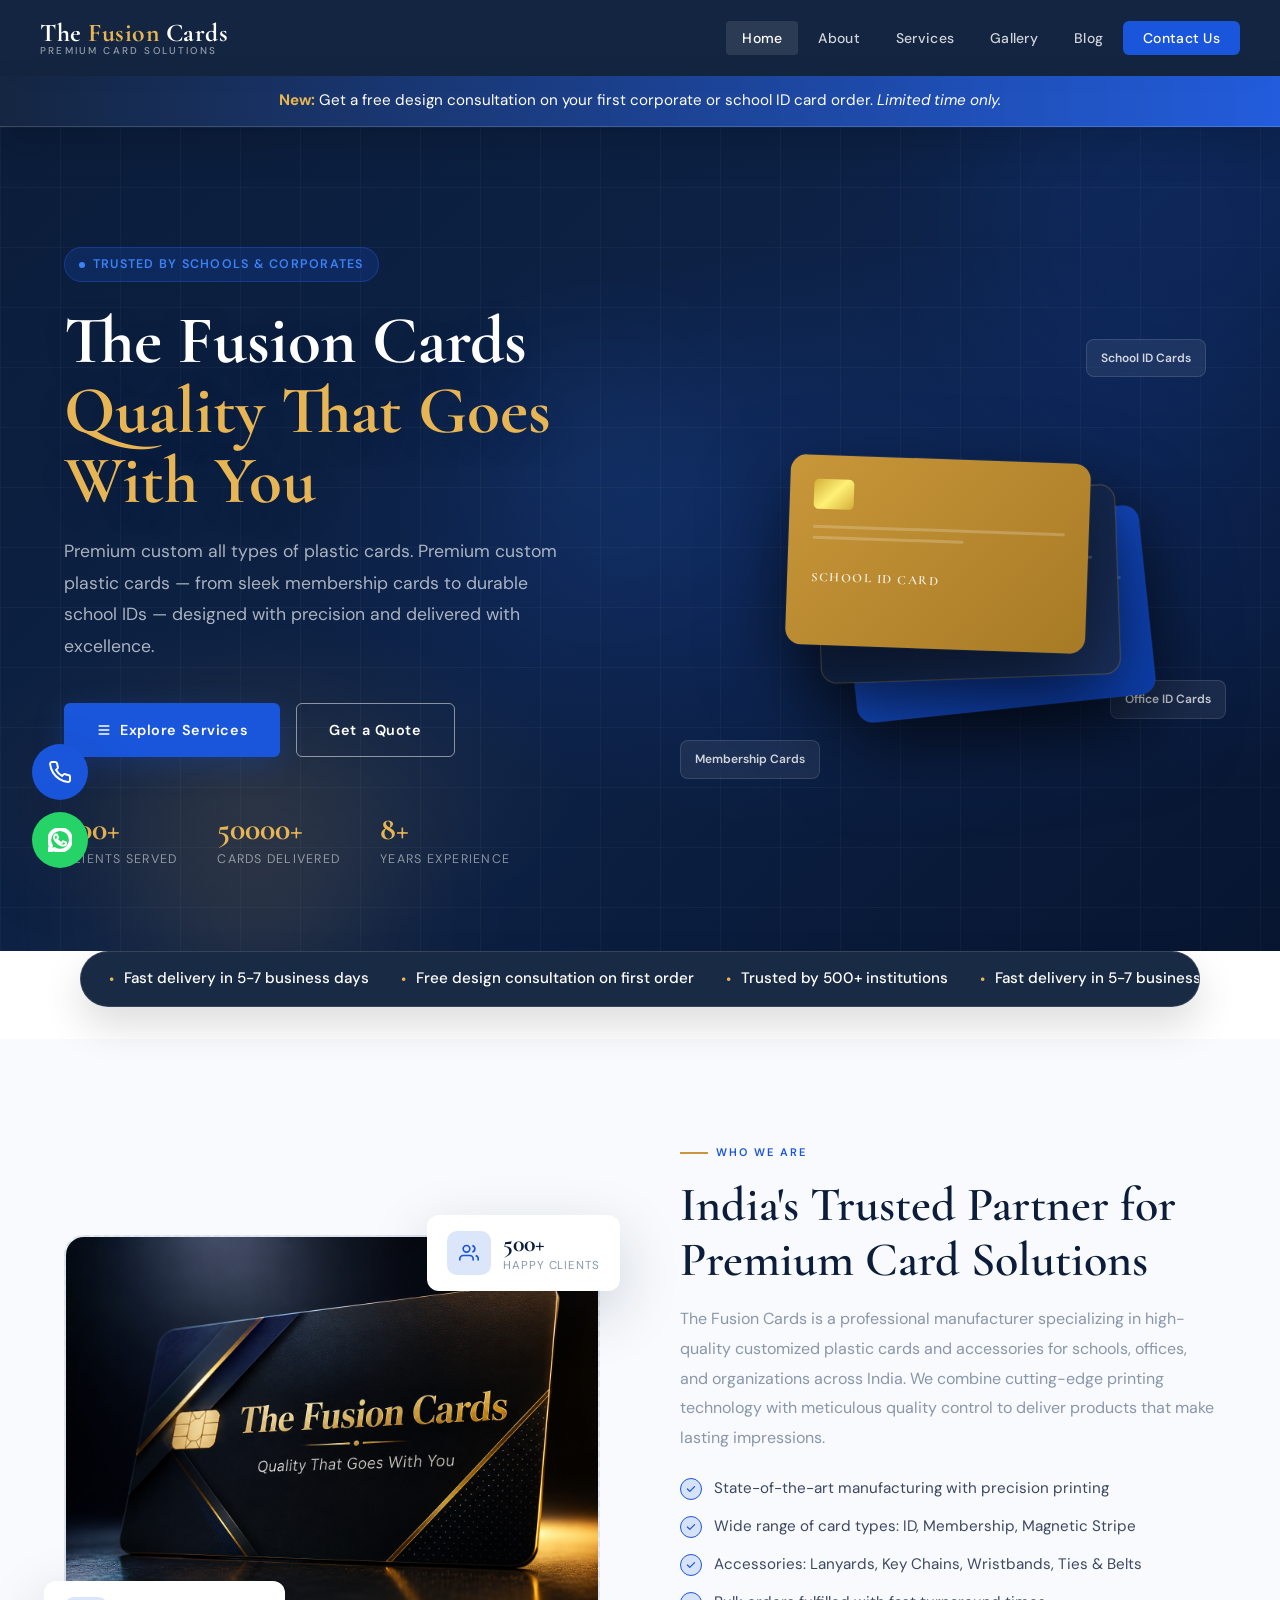
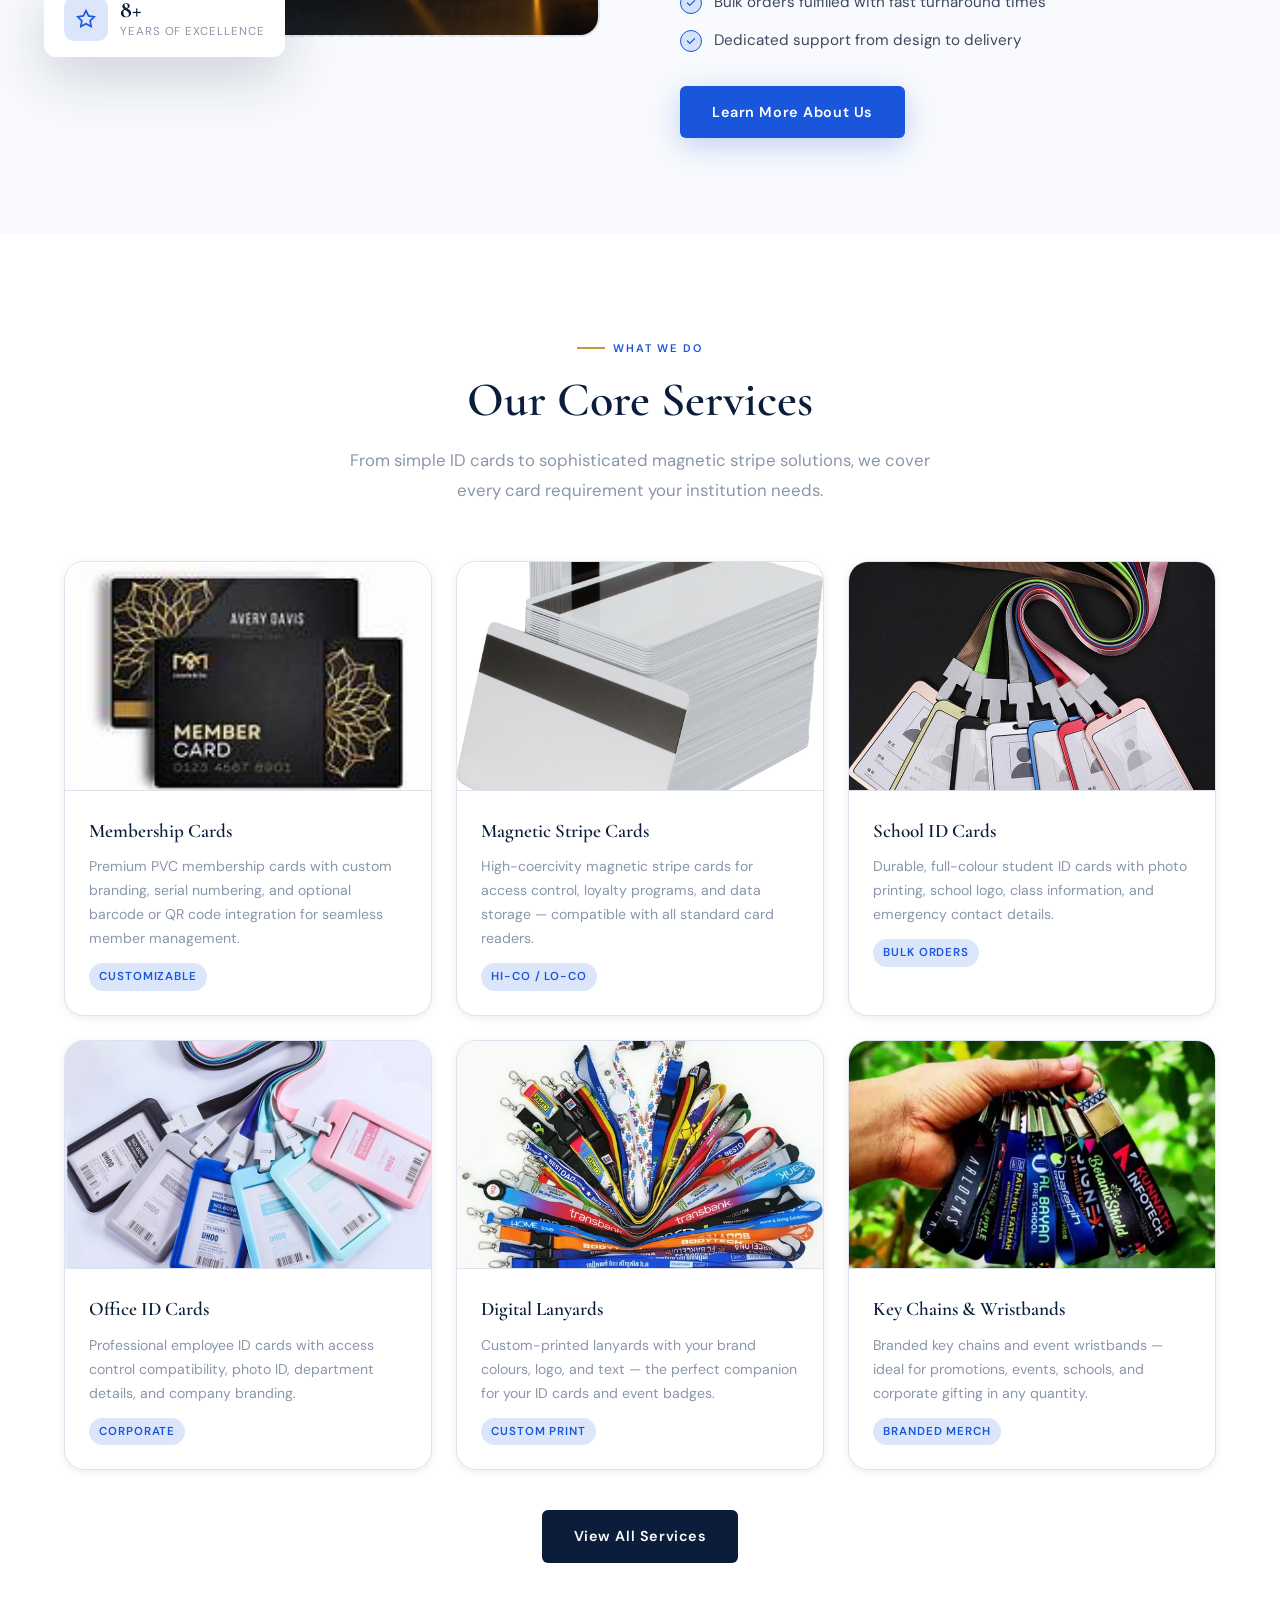
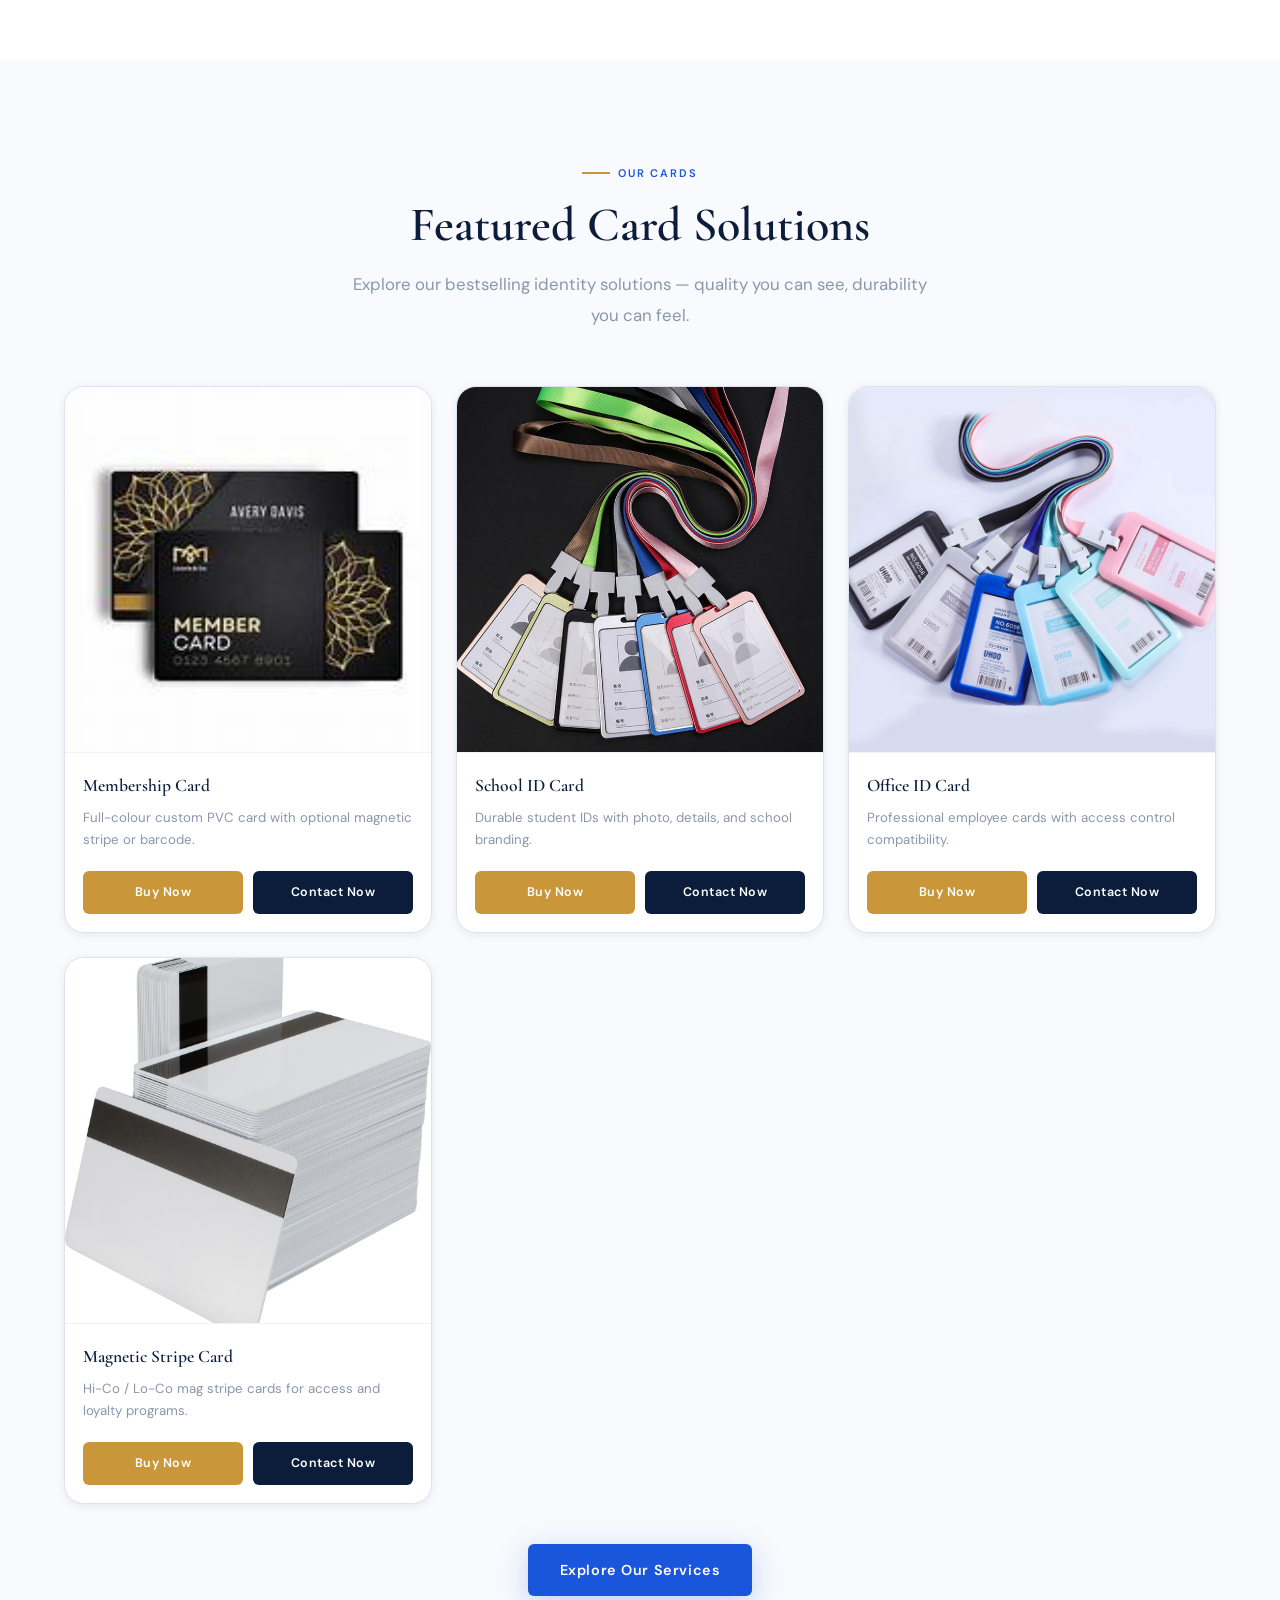
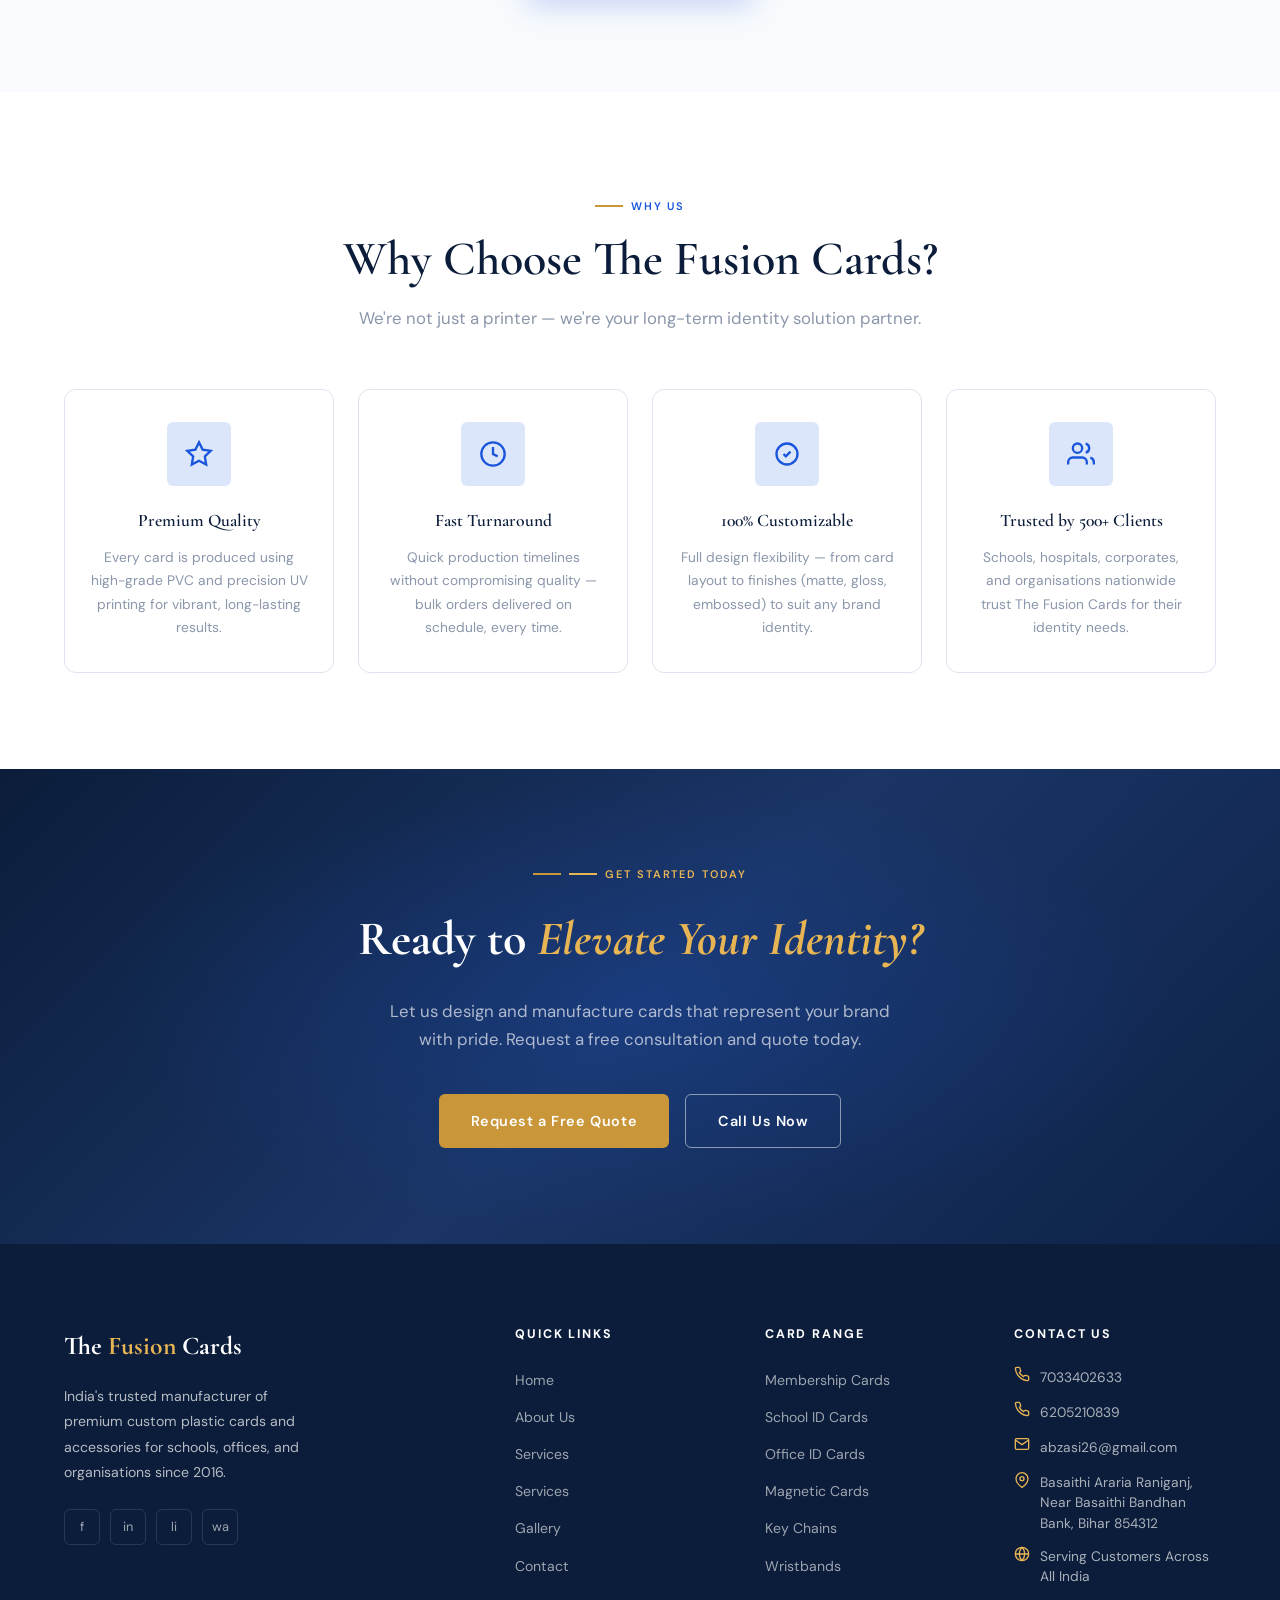
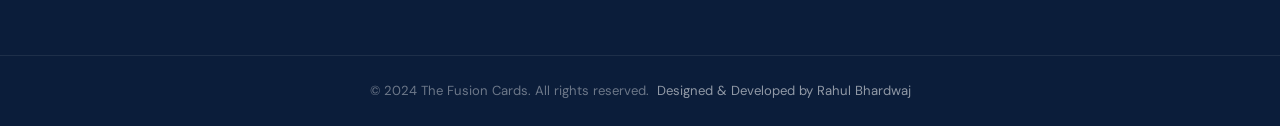
<file: Index.html>
<!DOCTYPE html>
<html lang="en">
<head>
  <meta charset="UTF-8" />
  <meta name="viewport" content="width=device-width, initial-scale=1.0" />
  <meta name="description" content="The Fusion Cards &mdash; Professional manufacturer of customized plastic cards including Membership Cards, ID Cards, Magnetic Stripe Cards, and more for schools, offices, and organizations." />
  <meta name="keywords" content="Plastic Card Manufacturer, ID Cards, Membership Cards, School ID Cards, Office ID Cards, Magnetic Stripe Cards, Custom Cards" />
  <title>The Fusion Cards | Premium Plastic Card Manufacturer</title>
  <link rel="stylesheet" href="style.css" />
</head>
<body>

  <!-- Section -->
  <nav class="navbar">
    <div class="nav-inner">
      <a href="index.html" class="nav-logo">
        <span class="logo-main">The <span>Fusion</span> Cards</span>
        <span class="logo-sub">Premium Card Solutions</span>
      </a>
      <ul class="nav-links">
        <li><a href="index.html" class="active">Home</a></li>
        <li><a href="about.html">About</a></li>
        <li><a href="services.html">Services</a></li>
        <li><a href="gallery.html">Gallery</a></li>
        <li><a href="blog.html">Blog</a></li>
        <li><a href="contact.html" class="nav-cta">Contact Us</a></li>
      </ul>
      <button class="hamburger" aria-label="Toggle menu">
        <span></span><span></span><span></span>
      </button>
    </div>
  </nav>

  <!-- Mobile Menu -->
  <div class="mobile-menu">
    <a href="index.html">Home</a>
    <a href="about.html">About Us</a>
    <a href="services.html">Services</a>
    <a href="gallery.html">Gallery</a>
    <a href="blog.html">Blog</a>
    <a href="contact.html" class="btn btn-primary mobile-cta">Contact Us</a>
  </div>

  <div class="announcement-bar">
    <strong>New:</strong> Get a free design consultation on your first corporate or school ID card order. <em>Limited time only.</em>
  </div>

  <!-- Section -->
  <section class="hero">
    <div class="hero-bg"></div>
    <div class="hero-grid"></div>
    <div class="hero-shape hero-shape-1"></div>
    <div class="hero-shape hero-shape-2"></div>
    <div class="hero-shape hero-shape-3"></div>

    <div class="hero-content">
      <div class="hero-text">
        <div class="hero-badge">Trusted by Schools & Corporates</div>
        <h1 class="hero-title">
          The Fusion Cards<br>
          <span class="highlight">Quality That Goes With You</span>
        </h1>
        <p class="hero-tagline">
          Premium custom all types of plastic cards.
          Premium custom plastic cards &mdash; from sleek membership cards to durable school IDs &mdash; designed with precision and delivered with excellence.
        </p>
        <div class="hero-actions">
          <a href="services.html" class="btn btn-primary">
            <svg width="16" height="16" fill="none" stroke="currentColor" stroke-width="2" viewBox="0 0 24 24"><path d="M4 6h16M4 12h16M4 18h16"/></svg>
            Explore Services
          </a>
          <a href="contact.html" class="btn btn-outline">Get a Quote</a>
        </div>
        <div class="hero-stats">
          <div class="hero-stat">
            <div class="stat-num"><span data-count="500" data-suffix="+">500+</span></div>
            <div class="stat-label">Clients Served</div>
          </div>
          <div class="hero-stat">
            <div class="stat-num"><span data-count="50000" data-suffix="+">50000+</span></div>
            <div class="stat-label">Cards Delivered</div>
          </div>
          <div class="hero-stat">
            <div class="stat-num"><span data-count="8" data-suffix="+">8+</span></div>
            <div class="stat-label">Years Experience</div>
          </div>
        </div>
      </div>

      <!-- Hero Visual -->
      <div class="hero-visual">
        <div class="card-stack">
          <div class="mock-card mock-card-1">
            <div class="card-chip"></div>
            <div class="card-stripe"></div>
            <div class="card-stripe short"></div>
            <div class="card-name">The Fusion Cards</div>
          </div>
          <div class="mock-card mock-card-2">
            <div class="card-chip"></div>
            <div class="card-stripe"></div>
            <div class="card-stripe short"></div>
            <div class="card-name">Premium Member</div>
          </div>
          <div class="mock-card mock-card-3">
            <div class="card-chip"></div>
            <div class="card-stripe"></div>
            <div class="card-stripe short"></div>
            <div class="card-name">School ID Card</div>
          </div>
        </div>
        <div class="hero-tag hero-tag-1">School ID Cards</div>
        <div class="hero-tag hero-tag-2">Office ID Cards</div>
        <div class="hero-tag hero-tag-3">Membership Cards</div>
      </div>
    </div>
  </section>
  <div class="hero-subbar">
    <div class="hero-subbar-track">
      <span>Fast delivery in 5-7 business days</span>
      <span>Free design consultation on first order</span>
      <span>Trusted by 500+ institutions</span>
      <span>Fast delivery in 5-7 business days</span>
      <span>Free design consultation on first order</span>
      <span>Trusted by 500+ institutions</span>
    </div>
  </div>

  <!-- Section -->
  <section class="section about-preview">
    <div class="container">
      <div class="about-preview-grid">
        <div class="about-image-wrap">
          <div class="img-placeholder">
            <img src="Images/About section.png" alt="The Fusion Cards workshop and card products" loading="lazy">
          </div>
          <div class="about-float-card float-card-1">
            <div class="fc-icon">
              <svg width="20" height="20" fill="none" stroke="currentColor" stroke-width="2" viewBox="0 0 24 24"><path d="M12 2l3.09 6.26L22 9.27l-5 4.87 1.18 6.88L12 17.77l-6.18 3.25L7 14.14 2 9.27l6.91-1.01L12 2z"/></svg>
            </div>
            <div>
              <div class="fc-num">8+</div>
              <div class="fc-label">Years of Excellence</div>
            </div>
          </div>
          <div class="about-float-card float-card-2">
            <div class="fc-icon">
              <svg width="20" height="20" fill="none" stroke="currentColor" stroke-width="2" viewBox="0 0 24 24"><path d="M17 21v-2a4 4 0 00-4-4H5a4 4 0 00-4 4v2"/><circle cx="9" cy="7" r="4"/><path d="M23 21v-2a4 4 0 00-3-3.87M16 3.13a4 4 0 010 7.75"/></svg>
            </div>
            <div>
              <div class="fc-num">500+</div>
              <div class="fc-label">Happy Clients</div>
            </div>
          </div>
        </div>

        <div class="about-text">
          <div class="section-label">Who We Are</div>
          <h2 class="section-title">India's Trusted Partner for<br>Premium Card Solutions</h2>
          <p style="color: var(--text-muted); line-height: 1.85; margin-bottom: 20px;">
            The Fusion Cards is a professional manufacturer specializing in high-quality customized plastic cards and accessories for schools, offices, and organizations across India. We combine cutting-edge printing technology with meticulous quality control to deliver products that make lasting impressions.
          </p>
          <ul class="check-list">
            <li>State-of-the-art manufacturing with precision printing</li>
            <li>Wide range of card types: ID, Membership, Magnetic Stripe</li>
            <li>Accessories: Lanyards, Key Chains, Wristbands, Ties & Belts</li>
            <li>Bulk orders fulfilled with fast turnaround times</li>
            <li>Dedicated support from design to delivery</li>
          </ul>
          <a href="about.html" class="btn btn-primary">Learn More About Us</a>
        </div>
      </div>
    </div>
  </section>

  <!-- Section -->
  <section class="section">
    <div class="container">
      <div class="text-center" style="margin-bottom: 0;">
        <div class="section-label">What We Do</div>
        <h2 class="section-title">Our Core Services</h2>
        <p class="section-subtitle">From simple ID cards to sophisticated magnetic stripe solutions, we cover every card requirement your institution needs.</p>
      </div>

      <div class="services-grid">
        <!-- Service 1 -->
        <div class="service-card fade-up">
          <div class="service-card-image">
            <img src="Images/Membership Card NEW.jpg" alt="Membership Cards" loading="lazy">
          </div>
          <div class="service-card-body">
            <h3>Membership Cards</h3>
            <p>Premium PVC membership cards with custom branding, serial numbering, and optional barcode or QR code integration for seamless member management.</p>
            <span class="service-tag">Customizable</span>
          </div>
        </div>

        <!-- Service 2 -->
        <div class="service-card fade-up">
          <div class="service-card-image">
            <img src="Images/Magnetic-Stripe-Cards.jpg" alt="Magnetic Stripe Cards" loading="lazy">
          </div>
          <div class="service-card-body">
            <h3>Magnetic Stripe Cards</h3>
            <p>High-coercivity magnetic stripe cards for access control, loyalty programs, and data storage &mdash; compatible with all standard card readers.</p>
            <span class="service-tag">Hi-Co / Lo-Co</span>
          </div>
        </div>

        <!-- Service 3 -->
        <div class="service-card fade-up">
          <div class="service-card-image">
            <img src="Images/School ID Cards.jpeg" alt="School ID Cards" loading="lazy">
          </div>
          <div class="service-card-body">
            <h3>School ID Cards</h3>
            <p>Durable, full-colour student ID cards with photo printing, school logo, class information, and emergency contact details.</p>
            <span class="service-tag">Bulk Orders</span>
          </div>
        </div>

        <!-- Service 4 -->
        <div class="service-card fade-up">
          <div class="service-card-image">
            <img src="Images/Office ID Cards.png" alt="Office ID Cards" loading="lazy">
          </div>
          <div class="service-card-body">
            <h3>Office ID Cards</h3>
            <p>Professional employee ID cards with access control compatibility, photo ID, department details, and company branding.</p>
            <span class="service-tag">Corporate</span>
          </div>
        </div>

        <!-- Service 5 -->
        <div class="service-card fade-up">
          <div class="service-card-image">
            <img src="Images/Digital Lanyards.png" alt="Digital Lanyards" loading="lazy">
          </div>
          <div class="service-card-body">
            <h3>Digital Lanyards</h3>
            <p>Custom-printed lanyards with your brand colours, logo, and text &mdash; the perfect companion for your ID cards and event badges.</p>
            <span class="service-tag">Custom Print</span>
          </div>
        </div>

        <!-- Service 6 -->
        <div class="service-card fade-up">
          <div class="service-card-image">
            <img src="Images/Key Chains.jpeg" alt="Key Chains &amp; Wristbands" loading="lazy">
          </div>
          <div class="service-card-body">
            <h3>Key Chains & Wristbands</h3>
            <p>Branded key chains and event wristbands &mdash; ideal for promotions, events, schools, and corporate gifting in any quantity.</p>
            <span class="service-tag">Branded Merch</span>
          </div>
        </div>
      </div>

      <div style="text-align: center; margin-top: 40px;">
        <a href="services.html" class="btn btn-dark">View All Services</a>
      </div>
    </div>
  </section>

  <!-- Section -->
  <section class="section products-section">
    <div class="container">
      <div class="text-center">
        <div class="section-label">Our Cards</div>
        <h2 class="section-title">Featured Card Solutions</h2>
        <p class="section-subtitle">Explore our bestselling identity solutions &mdash; quality you can see, durability you can feel.</p>
      </div>

      <div class="products-grid">
        <!-- Product 1 -->
        <div class="product-card fade-up">
          <div class="product-card-image">
            <img src="Images/Membership Card NEW.jpg" alt="Membership Card" loading="lazy">
          </div>
          <div class="product-card-body">
            <h3>Membership Card</h3>
            <p>Full-colour custom PVC card with optional magnetic stripe or barcode.</p>
            <div class="card-actions">
              <a href="https://wa.me/917033402633?text=Hi%2C%20I%20want%20to%20buy%20Membership%20Card." target="_blank" rel="noopener" class="btn btn-gold">Buy Now</a>
              <a href="tel:7033402633" class="btn btn-call">Contact Now</a>
            </div>
          </div>
        </div>

        <!-- Product 2 -->
        <div class="product-card fade-up">
          <div class="product-card-image">
            <img src="Images/School ID Cards.jpeg" alt="School ID Card" loading="lazy">
          </div>
          <div class="product-card-body">
            <h3>School ID Card</h3>
            <p>Durable student IDs with photo, details, and school branding.</p>
            <div class="card-actions">
              <a href="https://wa.me/917033402633?text=Hi%2C%20I%20want%20to%20buy%20School%20ID%20Card." target="_blank" rel="noopener" class="btn btn-gold">Buy Now</a>
              <a href="tel:7033402633" class="btn btn-call">Contact Now</a>
            </div>
          </div>
        </div>

        <!-- Product 3 -->
        <div class="product-card fade-up">
          <div class="product-card-image">
            <img src="Images/Office ID Cards.png" alt="Office ID Card" loading="lazy">
          </div>
          <div class="product-card-body">
            <h3>Office ID Card</h3>
            <p>Professional employee cards with access control compatibility.</p>
            <div class="card-actions">
              <a href="https://wa.me/917033402633?text=Hi%2C%20I%20want%20to%20buy%20Office%20ID%20Card." target="_blank" rel="noopener" class="btn btn-gold">Buy Now</a>
              <a href="tel:7033402633" class="btn btn-call">Contact Now</a>
            </div>
          </div>
        </div>

        <!-- Product 4 -->
        <div class="product-card fade-up">
          <div class="product-card-image">
            <img src="Images/Magnetic-Stripe-Cards.jpg" alt="Magnetic Stripe Card" loading="lazy">
          </div>
          <div class="product-card-body">
            <h3>Magnetic Stripe Card</h3>
            <p>Hi-Co / Lo-Co mag stripe cards for access and loyalty programs.</p>
            <div class="card-actions">
              <a href="https://wa.me/917033402633?text=Hi%2C%20I%20want%20to%20buy%20Magnetic%20Stripe%20Card." target="_blank" rel="noopener" class="btn btn-gold">Buy Now</a>
              <a href="tel:7033402633" class="btn btn-call">Contact Now</a>
            </div>
          </div>
        </div>
      </div>

      <div style="text-align: center; margin-top: 40px;">
        <a href="services.html" class="btn btn-primary">Explore Our Services</a>
      </div>
    </div>
  </section>

  <!-- Section -->
  <section class="section">
    <div class="container">
      <div class="text-center">
        <div class="section-label">Why Us</div>
        <h2 class="section-title">Why Choose The Fusion Cards?</h2>
        <p class="section-subtitle">We're not just a printer &mdash; we're your long-term identity solution partner.</p>
      </div>

      <div class="why-grid">
        <div class="why-card fade-up">
          <div class="why-icon">
            <svg width="28" height="28" fill="none" stroke="currentColor" stroke-width="2" viewBox="0 0 24 24"><path d="M12 2l3.09 6.26L22 9.27l-5 4.87 1.18 6.88L12 17.77l-6.18 3.25L7 14.14 2 9.27l6.91-1.01L12 2z"/></svg>
          </div>
          <h3>Premium Quality</h3>
          <p>Every card is produced using high-grade PVC and precision UV printing for vibrant, long-lasting results.</p>
        </div>

        <div class="why-card fade-up">
          <div class="why-icon">
            <svg width="28" height="28" fill="none" stroke="currentColor" stroke-width="2" viewBox="0 0 24 24"><circle cx="12" cy="12" r="10"/><polyline points="12 6 12 12 16 14"/></svg>
          </div>
          <h3>Fast Turnaround</h3>
          <p>Quick production timelines without compromising quality &mdash; bulk orders delivered on schedule, every time.</p>
        </div>

        <div class="why-card fade-up">
          <div class="why-icon">
            <svg width="28" height="28" fill="none" stroke="currentColor" stroke-width="2" viewBox="0 0 24 24"><path d="M9 12l2 2 4-4m6 2a9 9 0 11-18 0 9 9 0 0118 0z"/></svg>
          </div>
          <h3>100% Customizable</h3>
          <p>Full design flexibility &mdash; from card layout to finishes (matte, gloss, embossed) to suit any brand identity.</p>
        </div>

        <div class="why-card fade-up">
          <div class="why-icon">
            <svg width="28" height="28" fill="none" stroke="currentColor" stroke-width="2" viewBox="0 0 24 24"><path d="M17 21v-2a4 4 0 00-4-4H5a4 4 0 00-4 4v2"/><circle cx="9" cy="7" r="4"/><path d="M23 21v-2a4 4 0 00-3-3.87M16 3.13a4 4 0 010 7.75"/></svg>
          </div>
          <h3>Trusted by 500+ Clients</h3>
          <p>Schools, hospitals, corporates, and organisations nationwide trust The Fusion Cards for their identity needs.</p>
        </div>
      </div>
    </div>
  </section>

  <!-- Section -->
  <div class="cta-section">
    <div class="container">
      <div class="section-label" style="color: var(--gold-light); margin-bottom: 16px; justify-content: center; display: flex; align-items: center; gap: 8px;">
        <span style="width:28px; height:2px; background: var(--gold-light); display:inline-block;"></span>
        Get Started Today
      </div>
      <h2>Ready to <span>Elevate Your Identity?</span></h2>
      <p>Let us design and manufacture cards that represent your brand with pride. Request a free consultation and quote today.</p>
      <div class="cta-actions">
        <a href="contact.html" class="btn btn-gold">Request a Free Quote</a>
        <a href="tel:7033402633" class="btn btn-outline">Call Us Now</a>
      </div>
    </div>
  </div>

  <!-- Section -->
  <footer class="footer">
    <div class="container">
      <div class="footer-grid">
        <div class="footer-brand">
          <div class="logo-main">The <span>Fusion</span> Cards</div>
          <p>India's trusted manufacturer of premium custom plastic cards and accessories for schools, offices, and organisations since 2016.</p>
          <div class="footer-social">
            <a href="#" title="Facebook" aria-label="Facebook">f</a>
            <a href="#" title="Instagram" aria-label="Instagram">in</a>
            <a href="#" title="LinkedIn" aria-label="LinkedIn">li</a>
            <a href="#" title="WhatsApp" aria-label="WhatsApp">wa</a>
          </div>
        </div>

        <div class="footer-col">
          <h4>Quick Links</h4>
          <ul>
            <li><a href="index.html">Home</a></li>
            <li><a href="about.html">About Us</a></li>
            <li><a href="services.html">Services</a></li>
            <li><a href="services.html">Services</a></li>
            <li><a href="gallery.html">Gallery</a></li>
            <li><a href="contact.html">Contact</a></li>
          </ul>
        </div>

        <div class="footer-col">
          <h4>Card Range</h4>
          <ul>
            <li><a href="services.html">Membership Cards</a></li>
            <li><a href="services.html">School ID Cards</a></li>
            <li><a href="services.html">Office ID Cards</a></li>
            <li><a href="services.html">Magnetic Cards</a></li>
            <li><a href="services.html">Key Chains</a></li>
            <li><a href="services.html">Wristbands</a></li>
          </ul>
        </div>

        <div class="footer-col">
          <h4>Contact Us</h4>
          <div class="footer-contact-item">
            <svg width="16" height="16" fill="none" stroke="currentColor" stroke-width="2" viewBox="0 0 24 24"><path d="M22 16.92v3a2 2 0 01-2.18 2 19.79 19.79 0 01-8.63-3.07 19.5 19.5 0 01-6-6A19.79 19.79 0 012.12 4.18 2 2 0 014.11 2h3a2 2 0 012 1.72c.127.96.361 1.903.7 2.81a2 2 0 01-.45 2.11L8.09 9.91a16 16 0 006 6l1.27-1.27a2 2 0 012.11-.45c.907.339 1.85.573 2.81.7A2 2 0 0122 16.92z"/></svg>
            <a href="tel:7033402633">7033402633</a>
          </div>
          <div class="footer-contact-item">
            <svg width="16" height="16" fill="none" stroke="currentColor" stroke-width="2" viewBox="0 0 24 24"><path d="M22 16.92v3a2 2 0 01-2.18 2 19.79 19.79 0 01-8.63-3.07 19.5 19.5 0 01-6-6A19.79 19.79 0 012.12 4.18 2 2 0 014.11 2h3a2 2 0 012 1.72c.127.96.361 1.903.7 2.81a2 2 0 01-.45 2.11L8.09 9.91a16 16 0 006 6l1.27-1.27a2 2 0 012.11-.45c.907.339 1.85.573 2.81.7A2 2 0 0122 16.92z"/></svg>
            <a href="tel:6205210839">6205210839</a>
          </div>
          <div class="footer-contact-item">
            <svg width="16" height="16" fill="none" stroke="currentColor" stroke-width="2" viewBox="0 0 24 24"><path d="M4 4h16c1.1 0 2 .9 2 2v12c0 1.1-.9 2-2 2H4c-1.1 0-2-.9-2-2V6c0-1.1.9-2 2-2z"/><polyline points="22,6 12,13 2,6"/></svg>
            <a href="mailto:abzasi26@gmail.com">abzasi26@gmail.com</a>
          </div>
          <div class="footer-contact-item">
            <svg width="16" height="16" fill="none" stroke="currentColor" stroke-width="2" viewBox="0 0 24 24"><path d="M21 10c0 7-9 13-9 13s-9-6-9-13a9 9 0 0118 0z"/><circle cx="12" cy="10" r="3"/></svg>
            <span>Basaithi Araria Raniganj, Near Basaithi Bandhan Bank, Bihar 854312</span>
          </div>
          <div class="footer-contact-item">
            <svg width="16" height="16" fill="none" stroke="currentColor" stroke-width="2" viewBox="0 0 24 24"><path d="M12 2a10 10 0 100 20 10 10 0 000-20z"/><path d="M2 12h20M12 2c3 3 4 6.5 4 10s-1 7-4 10M12 2c-3 3-4 6.5-4 10s1 7 4 10"/></svg>
            <span>Serving Customers Across All India</span>
          </div>
        </div>
      </div>
    </div>

    <div class="footer-bottom">
      <div class="container" style="display:flex; justify-content:space-between; align-items:center; flex-wrap:wrap; gap:8px;">
        <span>&copy; 2024 The Fusion Cards. All rights reserved.</span>
        <span><a href="https://www.linkedin.com/in/rahul-bhardwaj-b221022b1" target="_blank" rel="noopener">Designed &amp; Developed by Rahul Bhardwaj</a></span>
      </div>
    </div>
  </footer>

  <!-- Scroll to Top -->
  <!-- Floating Buttons -->
  <div class="floating-buttons">
    <a href="tel:7033402633" class="floating-btn call" aria-label="Call us">
      <svg width="24" height="24" fill="none" stroke="currentColor" stroke-width="2" viewBox="0 0 24 24"><path d="M22 16.92v3a2 2 0 01-2.18 2 19.79 19.79 0 01-8.63-3.07 19.5 19.5 0 01-6-6 19.79 19.79 0 01-3.07-8.67A2 2 0 014.11 2h3a2 2 0 012 1.72 12.84 12.84 0 00.7 2.81 2 2 0 01-.45 2.11L8.09 9.91a16 16 0 006 6l1.27-1.27a2 2 0 012.11-.45 12.84 12.84 0 002.81.7A2 2 0 0122 16.92z"/></svg>
      <span class="tooltip">Call Us</span>
    </a>
    <a href="https://wa.me/917033402633" target="_blank" class="floating-btn whatsapp" aria-label="WhatsApp">
      <svg width="24" height="24" fill="none" stroke="currentColor" stroke-width="2" viewBox="0 0 24 24"><path d="M17.472 14.382c-.297-.149-1.758-.867-2.03-.967-.273-.099-.471-.148-.67.15-.197.297-.767.966-.94 1.164-.173.199-.347.223-.644.075-.297-.15-1.255-.463-2.39-1.475-.883-.788-1.48-1.761-1.653-2.059-.173-.297-.018-.458.13-.606.134-.133.298-.347.446-.52.149-.174.198-.298.298-.497.099-.198.05-.371-.025-.52-.075-.149-.669-1.612-.916-2.207-.242-.579-.487-.5-.669-.51-.173-.008-.371-.01-.57-.01-.198 0-.52.074-.792.372-.272.297-1.04 1.016-1.04 2.479 0 1.462 1.065 2.875 1.213 3.074.149.198 2.096 3.2 5.077 4.487.709.306 1.262.489 1.694.625.712.227 1.36.195 1.871.118.571-.085 1.758-.719 2.006-1.413.248-.694.248-1.289.173-1.413-.074-.124-.272-.198-.57-.347m-5.421 7.403h-.004a9.87 9.87 0 01-5.031-1.378l-.361-.214-3.741.982.998-3.648-.235-.374a9.86 9.86 0 01-1.51-5.26c.001-5.45 4.436-9.884 9.888-9.884 2.64 0 5.122 1.03 6.988 2.898a9.825 9.825 0 012.893 6.994c-.003 5.45-4.437 9.884-9.885 9.884m8.413-18.297A11.815 11.815 0 0012.05 0C5.495 0 .16 5.335.157 11.892c0 2.096.547 4.142 1.588 5.945L.057 24l6.305-1.654a11.882 11.882 0 005.683 1.448h.005c6.554 0 11.89-5.335 11.893-11.893a11.821 11.821 0 00-3.48-8.413z"/></svg>
      <span class="tooltip">WhatsApp</span>
    </a>
  </div>

  <button class="scroll-top" aria-label="Scroll to top">
    <svg width="18" height="18" fill="none" stroke="currentColor" stroke-width="2.5" viewBox="0 0 24 24"><polyline points="18 15 12 9 6 15"/></svg>
  </button>

  <script src="script.js"></script>
</body>
</html>
</file>
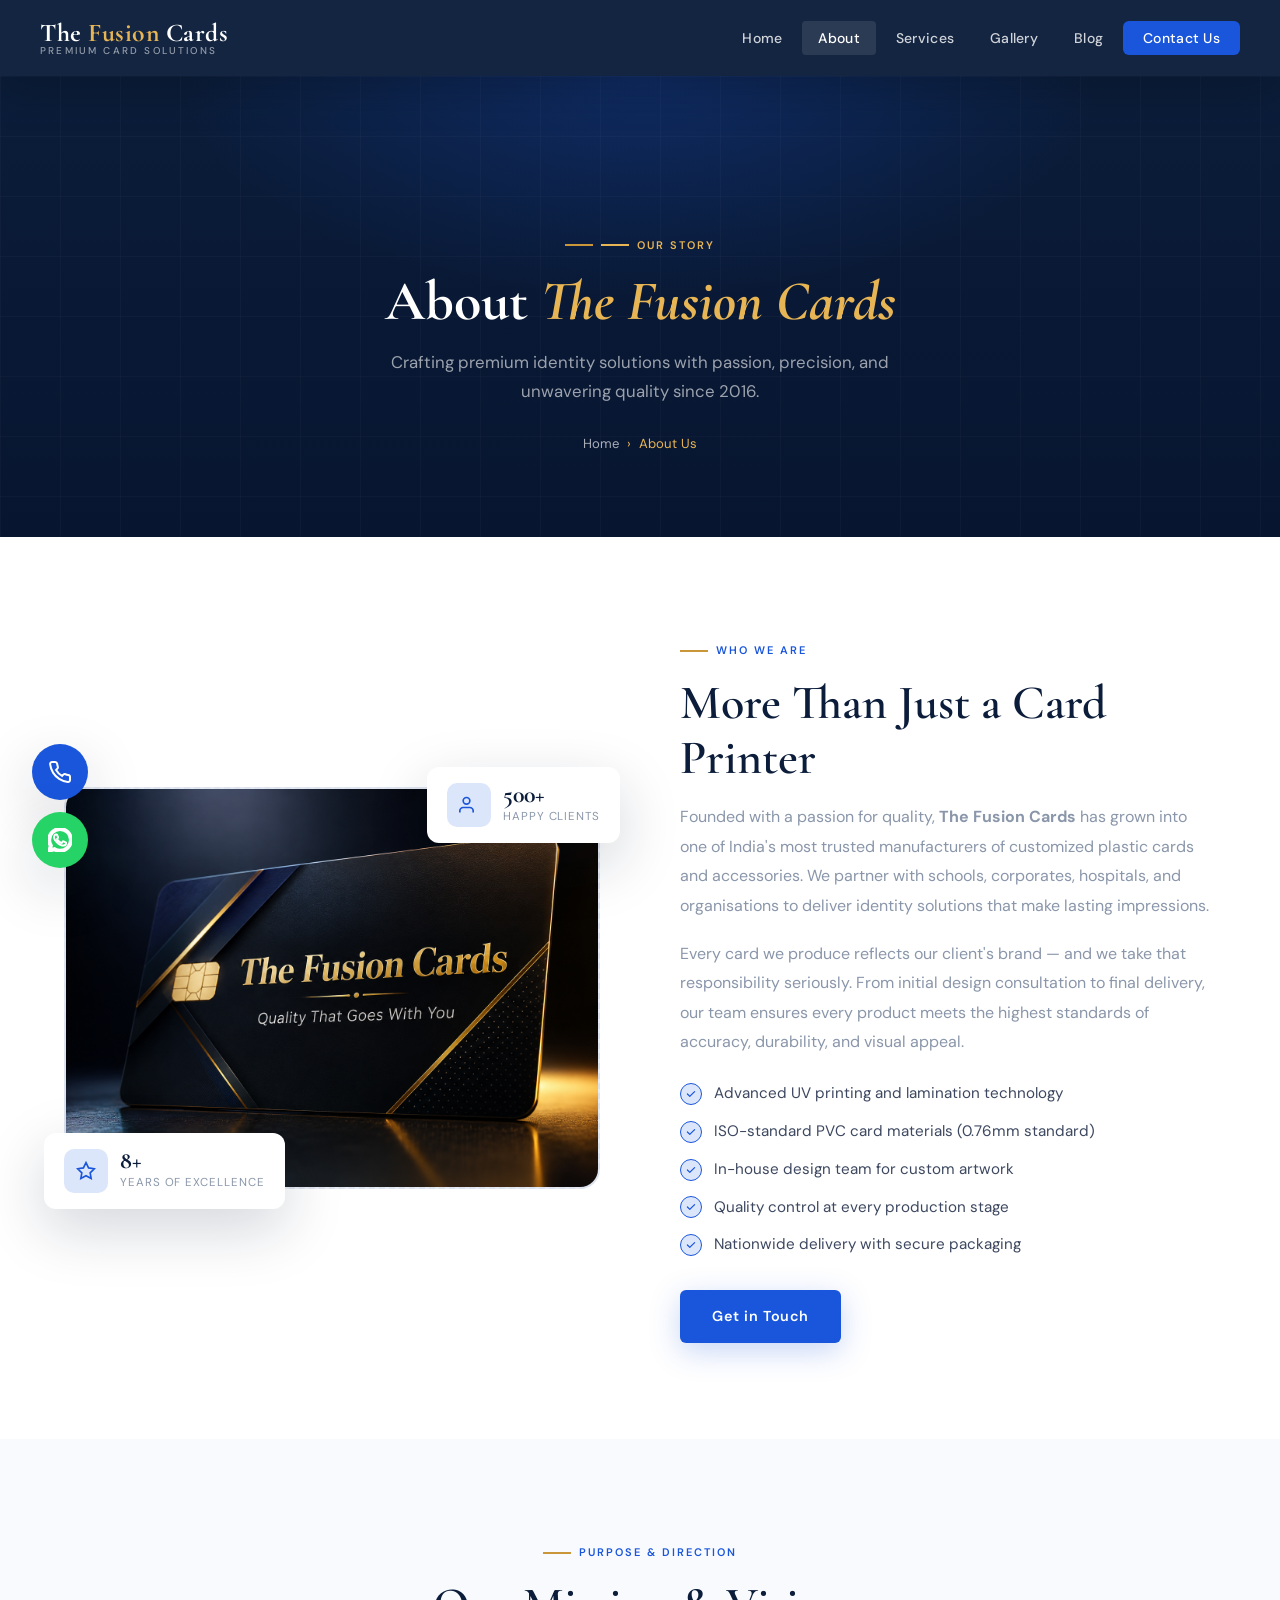
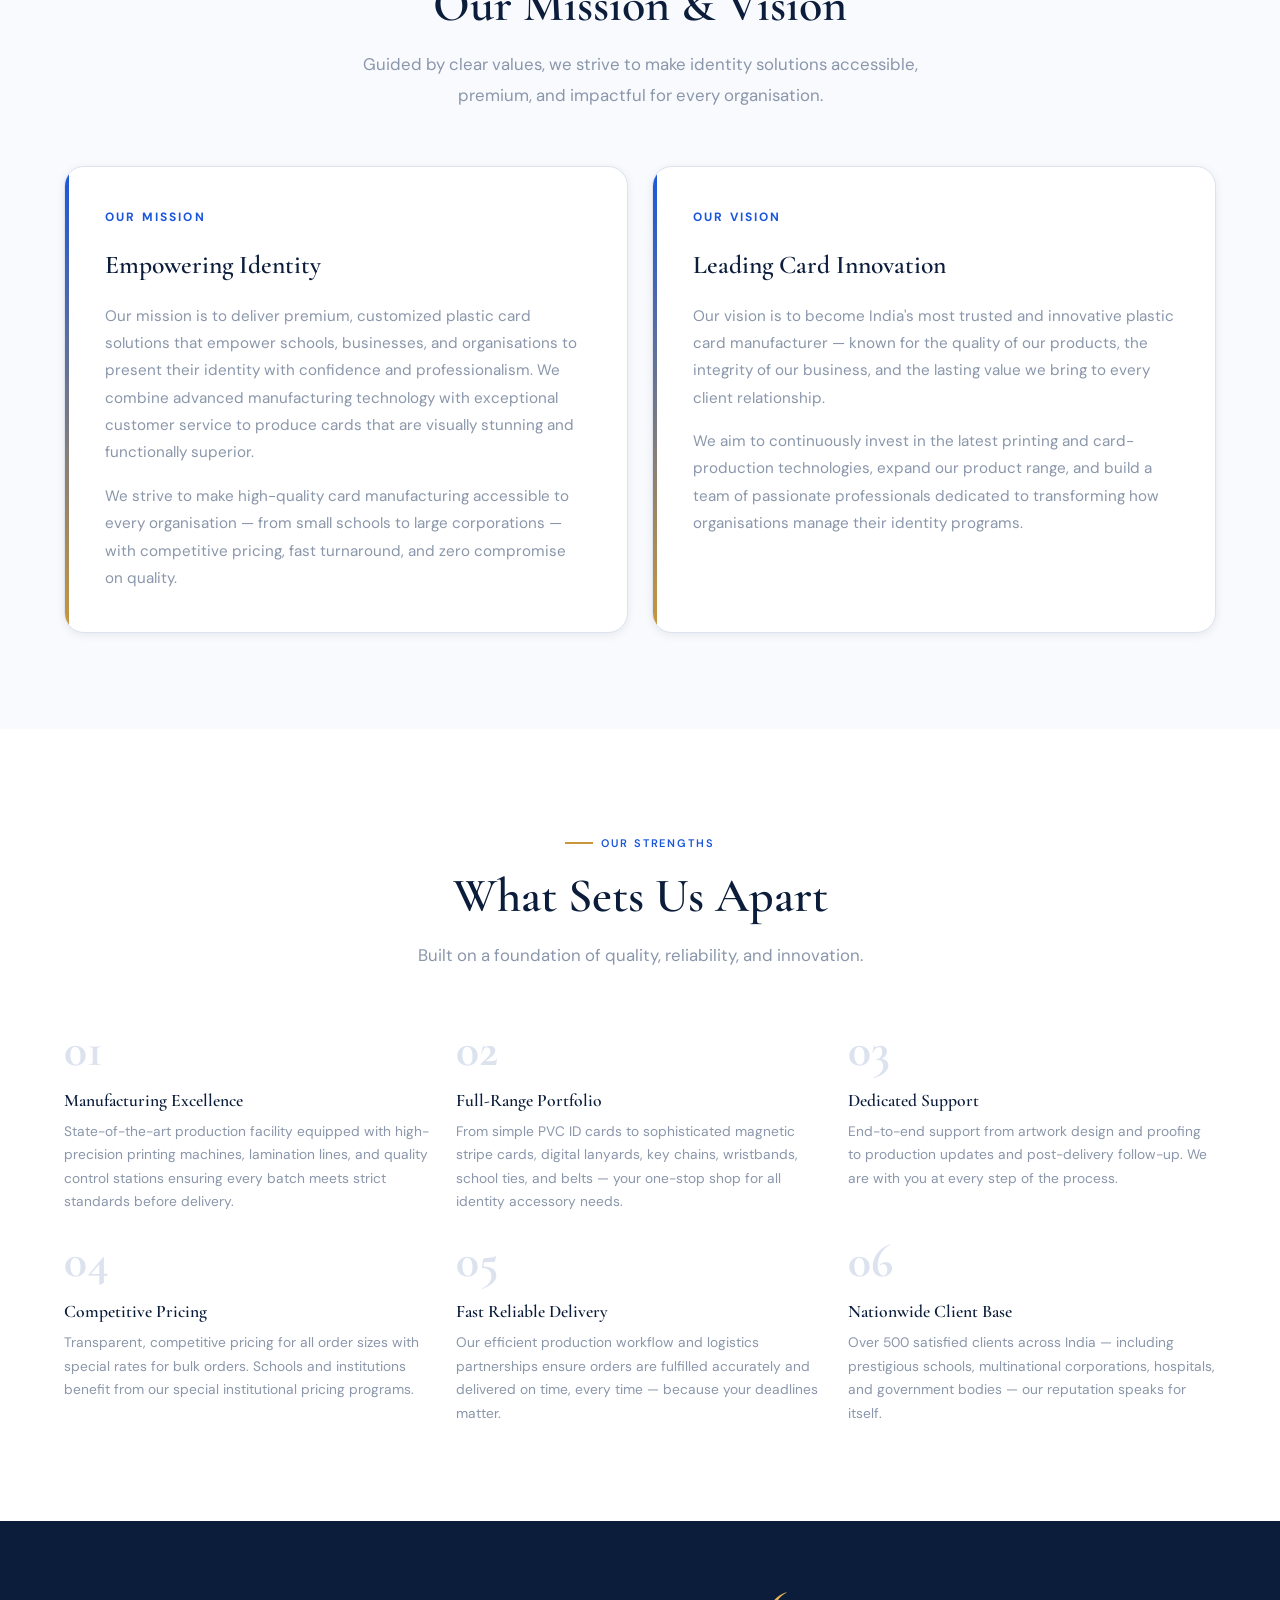
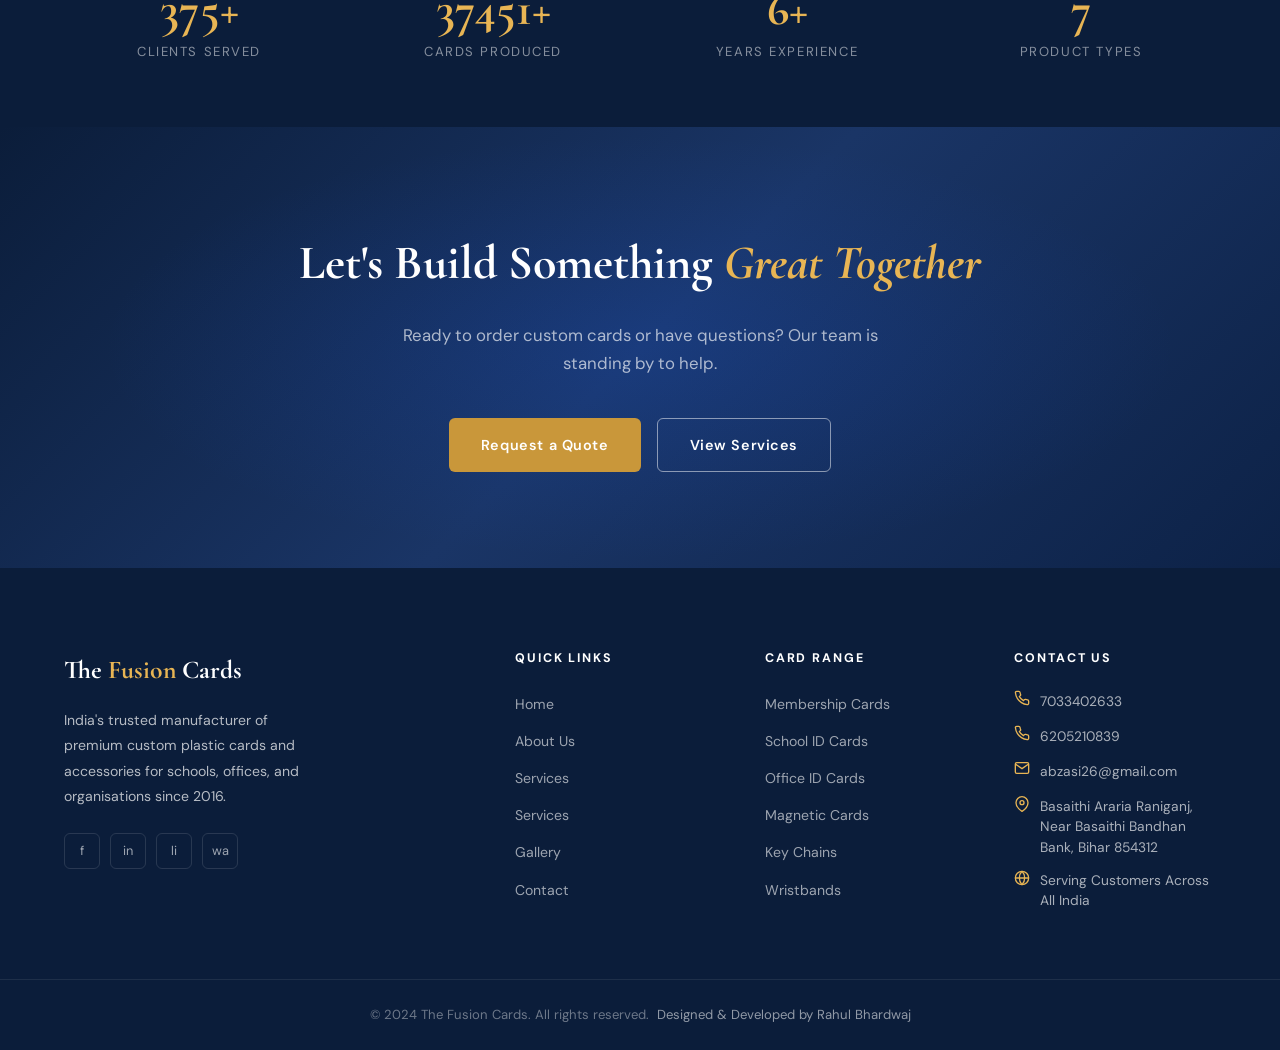
<file: about.html>
<!DOCTYPE html>
<html lang="en">
<head>
  <meta charset="UTF-8" />
  <meta name="viewport" content="width=device-width, initial-scale=1.0" />
  <meta name="description" content="About The Fusion Cards &mdash; Premium plastic card manufacturer for schools, offices, and organisations across India." />
  <meta name="keywords" content="About The Fusion Cards, Plastic Card Manufacturer India, ID Card Company" />
  <title>About Us | The Fusion Cards</title>
  <link rel="stylesheet" href="style.css" />
</head>
<body>

  <nav class="navbar">
    <div class="nav-inner">
      <a href="index.html" class="nav-logo">
        <span class="logo-main">The <span>Fusion</span> Cards</span>
        <span class="logo-sub">Premium Card Solutions</span>
      </a>
      <ul class="nav-links">
        <li><a href="index.html">Home</a></li>
        <li><a href="about.html" class="active">About</a></li>
        <li><a href="services.html">Services</a></li>
        <li><a href="gallery.html">Gallery</a></li>
        <li><a href="blog.html">Blog</a></li>
        <li><a href="contact.html" class="nav-cta">Contact Us</a></li>
      </ul>
      <button class="hamburger" aria-label="Toggle menu"><span></span><span></span><span></span></button>
    </div>
  </nav>

  <div class="mobile-menu">
    <a href="index.html">Home</a>
    <a href="about.html">About Us</a>
    <a href="services.html">Services</a>
    <a href="gallery.html">Gallery</a>
    <a href="blog.html">Blog</a>
    <a href="contact.html" class="btn btn-primary mobile-cta">Contact Us</a>
  </div>

  <section class="page-hero">
    <div class="page-hero-bg"></div>
    <div class="page-hero-grid"></div>
    <div class="page-hero-content">
      <div class="section-label" style="justify-content:center;color:var(--gold-light);display:flex;align-items:center;gap:8px;"><span style="width:28px;height:2px;background:var(--gold-light);display:inline-block;"></span>Our Story</div>
      <h1>About <span>The Fusion Cards</span></h1>
      <p>Crafting premium identity solutions with passion, precision, and unwavering quality since 2016.</p>
      <nav class="breadcrumb" aria-label="Breadcrumb">
        <a href="index.html">Home</a><span>&rsaquo;</span><span>About Us</span>
      </nav>
    </div>
  </section>

  <!-- Company Introduction -->
  <section class="section">
    <div class="container">
      <div class="about-preview-grid">
        <div class="about-image-wrap">
          <div class="img-placeholder" style="min-height:380px;">
            <img src="Images/About section.png" alt="The Fusion Cards team and product showcase" loading="lazy">
          </div>
          <div class="about-float-card float-card-1">
            <div class="fc-icon"><svg width="20" height="20" fill="none" stroke="currentColor" stroke-width="2" viewBox="0 0 24 24"><path d="M12 2l3.09 6.26L22 9.27l-5 4.87 1.18 6.88L12 17.77l-6.18 3.25L7 14.14 2 9.27l6.91-1.01L12 2z"/></svg></div>
            <div><div class="fc-num">8+</div><div class="fc-label">Years of Excellence</div></div>
          </div>
          <div class="about-float-card float-card-2">
            <div class="fc-icon"><svg width="20" height="20" fill="none" stroke="currentColor" stroke-width="2" viewBox="0 0 24 24"><path d="M17 21v-2a4 4 0 00-4-4H5a4 4 0 00-4 4v2"/><circle cx="9" cy="7" r="4"/></svg></div>
            <div><div class="fc-num">500+</div><div class="fc-label">Happy Clients</div></div>
          </div>
        </div>

        <div class="about-text">
          <div class="section-label">Who We Are</div>
          <h2 class="section-title">More Than Just a Card Printer</h2>
          <p style="color:var(--text-muted);line-height:1.85;margin-bottom:18px;">
            Founded with a passion for quality, <strong>The Fusion Cards</strong> has grown into one of India's most trusted manufacturers of customized plastic cards and accessories. We partner with schools, corporates, hospitals, and organisations to deliver identity solutions that make lasting impressions.
          </p>
          <p style="color:var(--text-muted);line-height:1.85;margin-bottom:24px;">
            Every card we produce reflects our client's brand &mdash; and we take that responsibility seriously. From initial design consultation to final delivery, our team ensures every product meets the highest standards of accuracy, durability, and visual appeal.
          </p>
          <ul class="check-list">
            <li>Advanced UV printing and lamination technology</li>
            <li>ISO-standard PVC card materials (0.76mm standard)</li>
            <li>In-house design team for custom artwork</li>
            <li>Quality control at every production stage</li>
            <li>Nationwide delivery with secure packaging</li>
          </ul>
          <a href="contact.html" class="btn btn-primary" style="margin-top:32px;">Get in Touch</a>
        </div>
      </div>
    </div>
  </section>

  <!-- Mission & Vision -->
  <section class="section" style="background:var(--off-white);">
    <div class="container">
      <div class="text-center">
        <div class="section-label">Purpose &amp; Direction</div>
        <h2 class="section-title">Our Mission &amp; Vision</h2>
        <p class="section-subtitle">Guided by clear values, we strive to make identity solutions accessible, premium, and impactful for every organisation.</p>
      </div>
      <div class="mission-vision-grid">
        <div class="mv-card fade-up">
          <div class="mv-label">Our Mission</div>
          <h3>Empowering Identity</h3>
          <p>Our mission is to deliver premium, customized plastic card solutions that empower schools, businesses, and organisations to present their identity with confidence and professionalism. We combine advanced manufacturing technology with exceptional customer service to produce cards that are visually stunning and functionally superior.</p>
          <p style="margin-top:16px;">We strive to make high-quality card manufacturing accessible to every organisation &mdash; from small schools to large corporations &mdash; with competitive pricing, fast turnaround, and zero compromise on quality.</p>
        </div>
        <div class="mv-card fade-up">
          <div class="mv-label">Our Vision</div>
          <h3>Leading Card Innovation</h3>
          <p>Our vision is to become India's most trusted and innovative plastic card manufacturer &mdash; known for the quality of our products, the integrity of our business, and the lasting value we bring to every client relationship.</p>
          <p style="margin-top:16px;">We aim to continuously invest in the latest printing and card-production technologies, expand our product range, and build a team of passionate professionals dedicated to transforming how organisations manage their identity programs.</p>
        </div>
      </div>
    </div>
  </section>

  <!-- Business Strengths -->
  <section class="section">
    <div class="container">
      <div class="text-center">
        <div class="section-label">Our Strengths</div>
        <h2 class="section-title">What Sets Us Apart</h2>
        <p class="section-subtitle">Built on a foundation of quality, reliability, and innovation.</p>
      </div>
      <div class="strength-grid">
        <div class="strength-item fade-up">
          <div class="strength-num">01</div>
          <div><h4>Manufacturing Excellence</h4><p>State-of-the-art production facility equipped with high-precision printing machines, lamination lines, and quality control stations ensuring every batch meets strict standards before delivery.</p></div>
        </div>
        <div class="strength-item fade-up">
          <div class="strength-num">02</div>
          <div><h4>Full-Range Portfolio</h4><p>From simple PVC ID cards to sophisticated magnetic stripe cards, digital lanyards, key chains, wristbands, school ties, and belts &mdash; your one-stop shop for all identity accessory needs.</p></div>
        </div>
        <div class="strength-item fade-up">
          <div class="strength-num">03</div>
          <div><h4>Dedicated Support</h4><p>End-to-end support from artwork design and proofing to production updates and post-delivery follow-up. We are with you at every step of the process.</p></div>
        </div>
        <div class="strength-item fade-up">
          <div class="strength-num">04</div>
          <div><h4>Competitive Pricing</h4><p>Transparent, competitive pricing for all order sizes with special rates for bulk orders. Schools and institutions benefit from our special institutional pricing programs.</p></div>
        </div>
        <div class="strength-item fade-up">
          <div class="strength-num">05</div>
          <div><h4>Fast Reliable Delivery</h4><p>Our efficient production workflow and logistics partnerships ensure orders are fulfilled accurately and delivered on time, every time &mdash; because your deadlines matter.</p></div>
        </div>
        <div class="strength-item fade-up">
          <div class="strength-num">06</div>
          <div><h4>Nationwide Client Base</h4><p>Over 500 satisfied clients across India &mdash; including prestigious schools, multinational corporations, hospitals, and government bodies &mdash; our reputation speaks for itself.</p></div>
        </div>
      </div>
    </div>
  </section>

  <!-- Stats Strip -->
  <section class="section-sm" style="background:var(--navy);">
    <div class="container">
      <div style="display:grid;grid-template-columns:repeat(4,1fr);gap:24px;text-align:center;">
        <div>
          <div style="font-family:var(--font-display);font-size:3rem;font-weight:700;color:var(--gold-light);line-height:1;"><span data-count="500" data-suffix="+">500+</span></div>
          <div style="font-size:0.82rem;text-transform:uppercase;letter-spacing:0.12em;color:rgba(255,255,255,0.5);margin-top:8px;">Clients Served</div>
        </div>
        <div>
          <div style="font-family:var(--font-display);font-size:3rem;font-weight:700;color:var(--gold-light);line-height:1;"><span data-count="50000" data-suffix="+">50000+</span></div>
          <div style="font-size:0.82rem;text-transform:uppercase;letter-spacing:0.12em;color:rgba(255,255,255,0.5);margin-top:8px;">Cards Produced</div>
        </div>
        <div>
          <div style="font-family:var(--font-display);font-size:3rem;font-weight:700;color:var(--gold-light);line-height:1;"><span data-count="8" data-suffix="+">8+</span></div>
          <div style="font-size:0.82rem;text-transform:uppercase;letter-spacing:0.12em;color:rgba(255,255,255,0.5);margin-top:8px;">Years Experience</div>
        </div>
        <div>
          <div style="font-family:var(--font-display);font-size:3rem;font-weight:700;color:var(--gold-light);line-height:1;"><span data-count="9" data-suffix="">9</span></div>
          <div style="font-size:0.82rem;text-transform:uppercase;letter-spacing:0.12em;color:rgba(255,255,255,0.5);margin-top:8px;">Product Types</div>
        </div>
      </div>
    </div>
  </section>

  <!-- CTA -->
  <div class="cta-section">
    <div class="container">
      <h2>Let's Build Something <span>Great Together</span></h2>
      <p>Ready to order custom cards or have questions? Our team is standing by to help.</p>
      <div class="cta-actions">
        <a href="contact.html" class="btn btn-gold">Request a Quote</a>
        <a href="services.html" class="btn btn-outline">View Services</a>
      </div>
    </div>
  </div>

  <!-- Section -->
  <footer class="footer">
    <div class="container">
      <div class="footer-grid">
        <div class="footer-brand">
          <div class="logo-main">The <span>Fusion</span> Cards</div>
          <p>India's trusted manufacturer of premium custom plastic cards and accessories for schools, offices, and organisations since 2016.</p>
          <div class="footer-social">
            <a href="#" title="Facebook" aria-label="Facebook">f</a>
            <a href="#" title="Instagram" aria-label="Instagram">in</a>
            <a href="#" title="LinkedIn" aria-label="LinkedIn">li</a>
            <a href="#" title="WhatsApp" aria-label="WhatsApp">wa</a>
          </div>
        </div>

        <div class="footer-col">
          <h4>Quick Links</h4>
          <ul>
            <li><a href="index.html">Home</a></li>
            <li><a href="about.html">About Us</a></li>
            <li><a href="services.html">Services</a></li>
            <li><a href="services.html">Services</a></li>
            <li><a href="gallery.html">Gallery</a></li>
            <li><a href="contact.html">Contact</a></li>
          </ul>
        </div>

        <div class="footer-col">
          <h4>Card Range</h4>
          <ul>
            <li><a href="services.html">Membership Cards</a></li>
            <li><a href="services.html">School ID Cards</a></li>
            <li><a href="services.html">Office ID Cards</a></li>
            <li><a href="services.html">Magnetic Cards</a></li>
            <li><a href="services.html">Key Chains</a></li>
            <li><a href="services.html">Wristbands</a></li>
          </ul>
        </div>

        <div class="footer-col">
          <h4>Contact Us</h4>
          <div class="footer-contact-item">
            <svg width="16" height="16" fill="none" stroke="currentColor" stroke-width="2" viewBox="0 0 24 24"><path d="M22 16.92v3a2 2 0 01-2.18 2 19.79 19.79 0 01-8.63-3.07 19.5 19.5 0 01-6-6A19.79 19.79 0 012.12 4.18 2 2 0 014.11 2h3a2 2 0 012 1.72c.127.96.361 1.903.7 2.81a2 2 0 01-.45 2.11L8.09 9.91a16 16 0 006 6l1.27-1.27a2 2 0 012.11-.45c.907.339 1.85.573 2.81.7A2 2 0 0122 16.92z"/></svg>
            <a href="tel:7033402633">7033402633</a>
          </div>
          <div class="footer-contact-item">
            <svg width="16" height="16" fill="none" stroke="currentColor" stroke-width="2" viewBox="0 0 24 24"><path d="M22 16.92v3a2 2 0 01-2.18 2 19.79 19.79 0 01-8.63-3.07 19.5 19.5 0 01-6-6A19.79 19.79 0 012.12 4.18 2 2 0 014.11 2h3a2 2 0 012 1.72c.127.96.361 1.903.7 2.81a2 2 0 01-.45 2.11L8.09 9.91a16 16 0 006 6l1.27-1.27a2 2 0 012.11-.45c.907.339 1.85.573 2.81.7A2 2 0 0122 16.92z"/></svg>
            <a href="tel:6205210839">6205210839</a>
          </div>
          <div class="footer-contact-item">
            <svg width="16" height="16" fill="none" stroke="currentColor" stroke-width="2" viewBox="0 0 24 24"><path d="M4 4h16c1.1 0 2 .9 2 2v12c0 1.1-.9 2-2 2H4c-1.1 0-2-.9-2-2V6c0-1.1.9-2 2-2z"/><polyline points="22,6 12,13 2,6"/></svg>
            <a href="mailto:abzasi26@gmail.com">abzasi26@gmail.com</a>
          </div>
          <div class="footer-contact-item">
            <svg width="16" height="16" fill="none" stroke="currentColor" stroke-width="2" viewBox="0 0 24 24"><path d="M21 10c0 7-9 13-9 13s-9-6-9-13a9 9 0 0118 0z"/><circle cx="12" cy="10" r="3"/></svg>
            <span>Basaithi Araria Raniganj, Near Basaithi Bandhan Bank, Bihar 854312</span>
          </div>
          <div class="footer-contact-item">
            <svg width="16" height="16" fill="none" stroke="currentColor" stroke-width="2" viewBox="0 0 24 24"><path d="M12 2a10 10 0 100 20 10 10 0 000-20z"/><path d="M2 12h20M12 2c3 3 4 6.5 4 10s-1 7-4 10M12 2c-3 3-4 6.5-4 10s1 7 4 10"/></svg>
            <span>Serving Customers Across All India</span>
          </div>
        </div>
      </div>
    </div>

    <div class="footer-bottom">
      <div class="container" style="display:flex; justify-content:space-between; align-items:center; flex-wrap:wrap; gap:8px;">
        <span>&copy; 2024 The Fusion Cards. All rights reserved.</span>
        <span><a href="https://www.linkedin.com/in/rahul-bhardwaj-b221022b1" target="_blank" rel="noopener">Designed &amp; Developed by Rahul Bhardwaj</a></span>
      </div>
    </div>
  </footer>

  <!-- Floating Buttons -->
  <div class="floating-buttons">
    <a href="tel:7033402633" class="floating-btn call" aria-label="Call us">
      <svg width="24" height="24" fill="none" stroke="currentColor" stroke-width="2" viewBox="0 0 24 24"><path d="M22 16.92v3a2 2 0 01-2.18 2 19.79 19.79 0 01-8.63-3.07 19.5 19.5 0 01-6-6 19.79 19.79 0 01-3.07-8.67A2 2 0 014.11 2h3a2 2 0 012 1.72 12.84 12.84 0 00.7 2.81 2 2 0 01-.45 2.11L8.09 9.91a16 16 0 006 6l1.27-1.27a2 2 0 012.11-.45 12.84 12.84 0 002.81.7A2 2 0 0122 16.92z"/></svg>
      <span class="tooltip">Call Us</span>
    </a>
    <a href="https://wa.me/917033402633" target="_blank" class="floating-btn whatsapp" aria-label="WhatsApp">
      <svg width="24" height="24" fill="none" stroke="currentColor" stroke-width="2" viewBox="0 0 24 24"><path d="M17.472 14.382c-.297-.149-1.758-.867-2.03-.967-.273-.099-.471-.148-.67.15-.197.297-.767.966-.94 1.164-.173.199-.347.223-.644.075-.297-.15-1.255-.463-2.39-1.475-.883-.788-1.48-1.761-1.653-2.059-.173-.297-.018-.458.13-.606.134-.133.298-.347.446-.52.149-.174.198-.298.298-.497.099-.198.05-.371-.025-.52-.075-.149-.669-1.612-.916-2.207-.242-.579-.487-.5-.669-.51-.173-.008-.371-.01-.57-.01-.198 0-.52.074-.792.372-.272.297-1.04 1.016-1.04 2.479 0 1.462 1.065 2.875 1.213 3.074.149.198 2.096 3.2 5.077 4.487.709.306 1.262.489 1.694.625.712.227 1.36.195 1.871.118.571-.085 1.758-.719 2.006-1.413.248-.694.248-1.289.173-1.413-.074-.124-.272-.198-.57-.347m-5.421 7.403h-.004a9.87 9.87 0 01-5.031-1.378l-.361-.214-3.741.982.998-3.648-.235-.374a9.86 9.86 0 01-1.51-5.26c.001-5.45 4.436-9.884 9.888-9.884 2.64 0 5.122 1.03 6.988 2.898a9.825 9.825 0 012.893 6.994c-.003 5.45-4.437 9.884-9.885 9.884m8.413-18.297A11.815 11.815 0 0012.05 0C5.495 0 .16 5.335.157 11.892c0 2.096.547 4.142 1.588 5.945L.057 24l6.305-1.654a11.882 11.882 0 005.683 1.448h.005c6.554 0 11.89-5.335 11.893-11.893a11.821 11.821 0 00-3.48-8.413z"/></svg>
      <span class="tooltip">WhatsApp</span>
    </a>
  </div>

  <button class="scroll-top" aria-label="Scroll to top">
    <svg width="18" height="18" fill="none" stroke="currentColor" stroke-width="2.5" viewBox="0 0 24 24"><polyline points="18 15 12 9 6 15"/></svg>
  </button>
  <script src="script.js"></script>
</body>
</html>
</file>
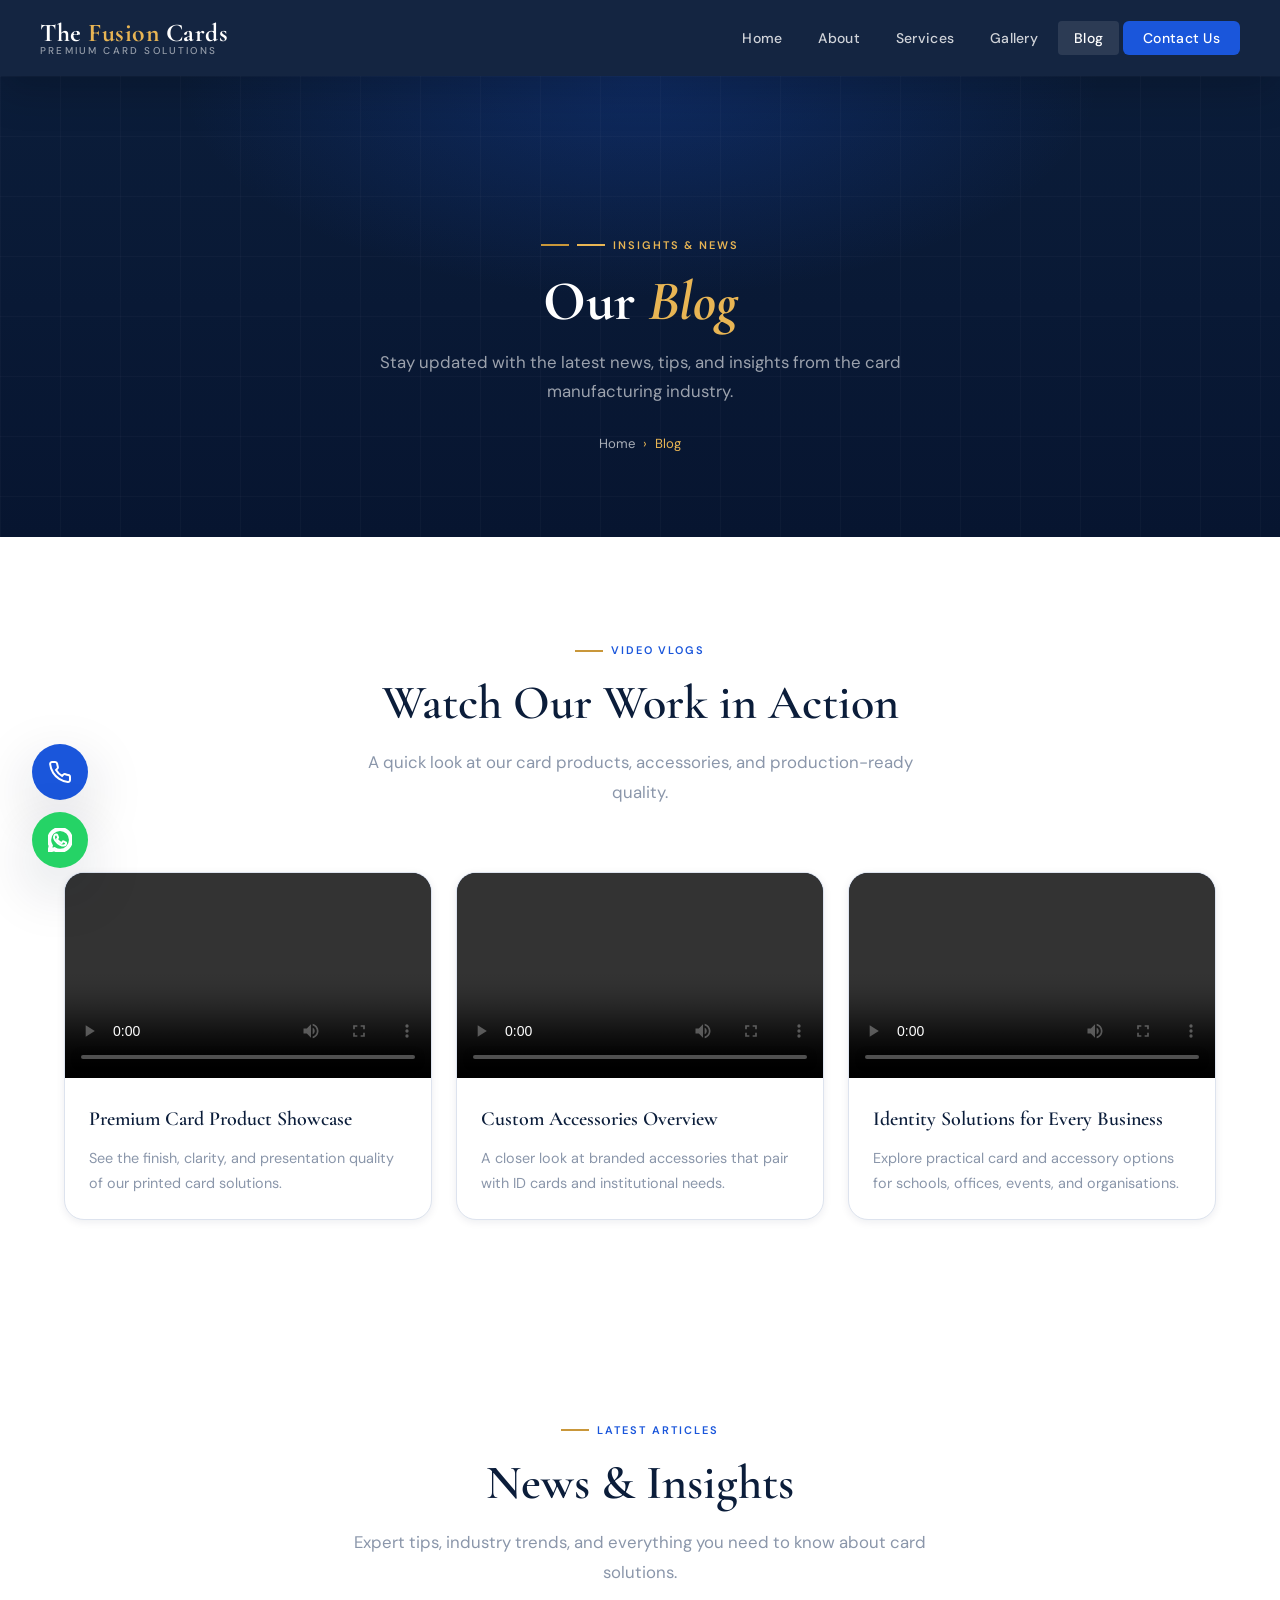
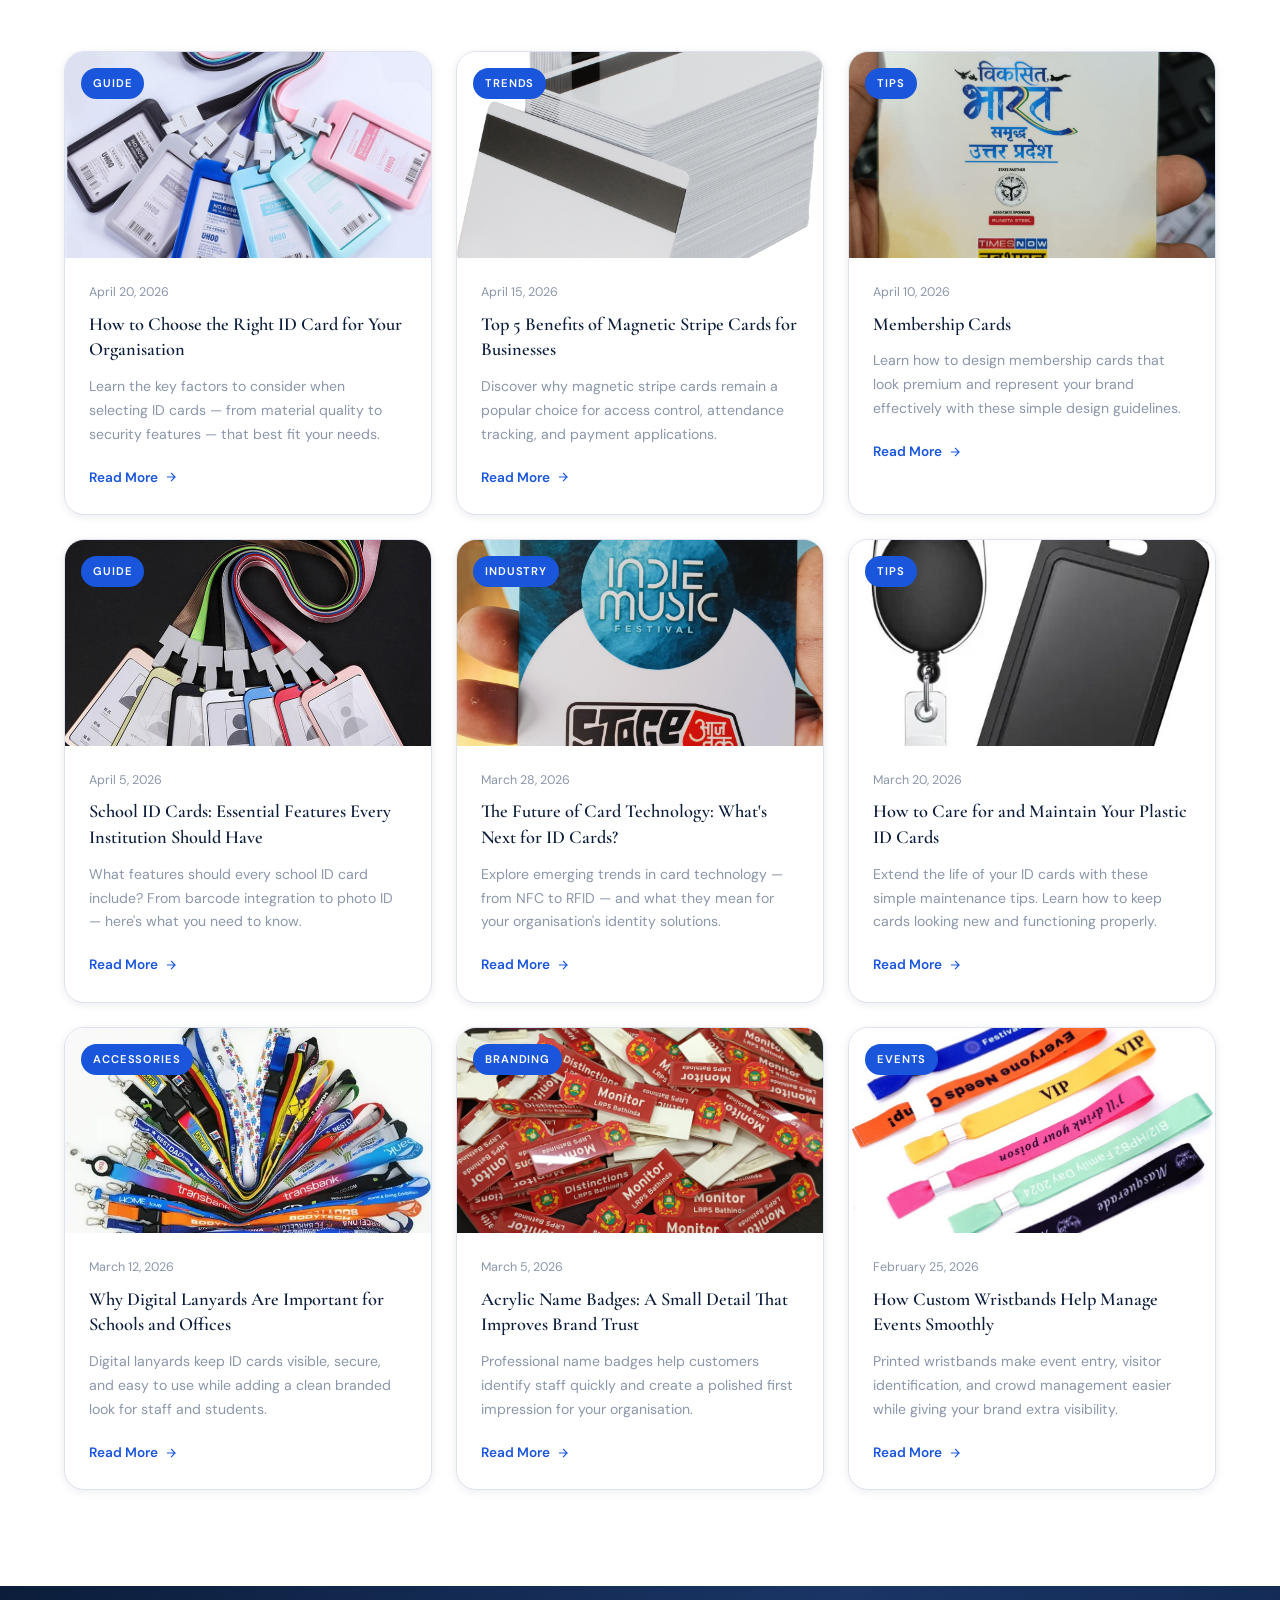
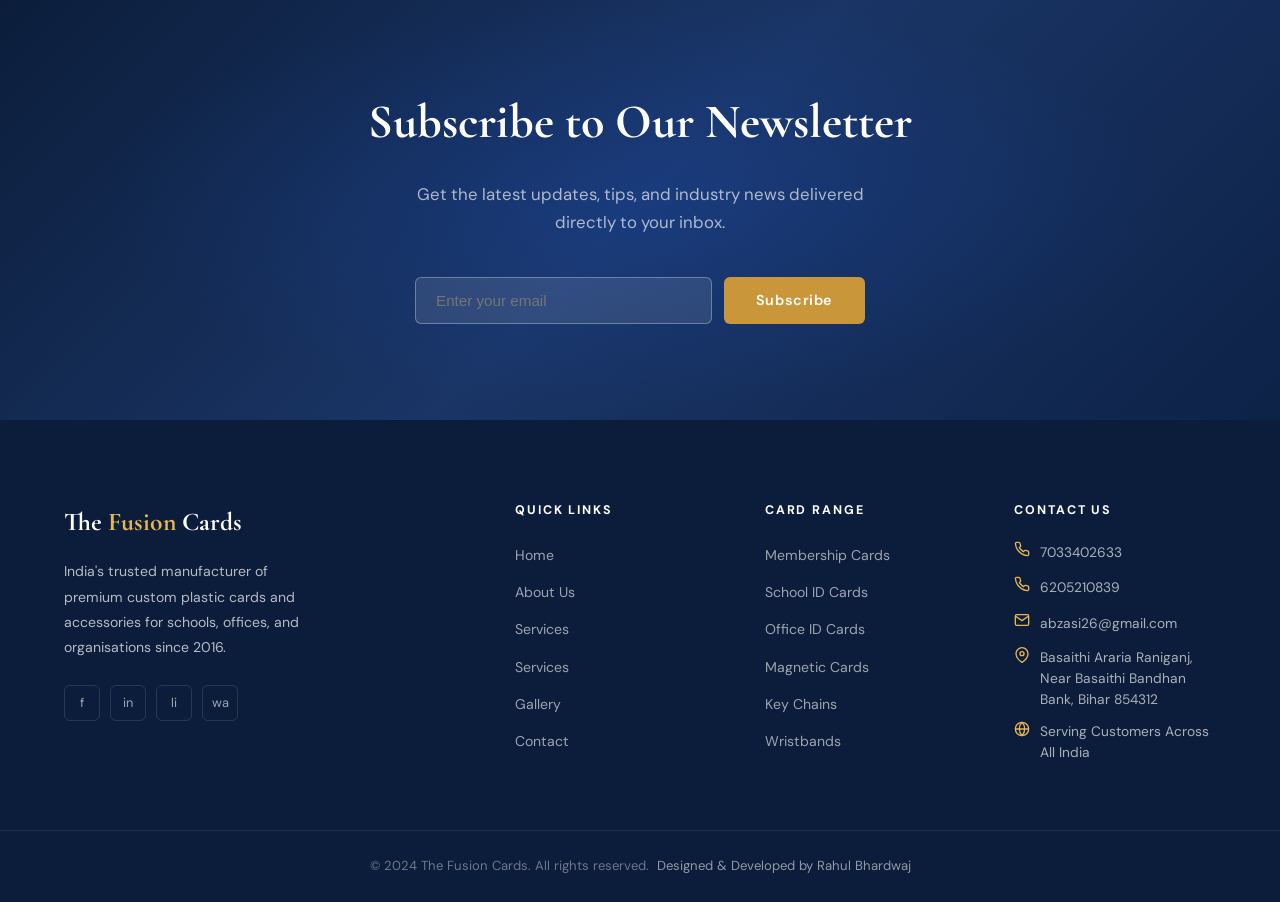
<file: blog.html>
<!DOCTYPE html>
<html lang="en">
<head>
  <meta charset="UTF-8" />
  <meta name="viewport" content="width=device-width, initial-scale=1.0" />
  <meta name="description" content="Blog &mdash; Latest news, tips, and insights from The Fusion Cards about ID cards, membership cards, and identity solutions." />
  <meta name="keywords" content="Card Manufacturing Blog, ID Card Tips, Membership Card Guide, Plastic Card Industry News" />
  <title>Blog | The Fusion Cards</title>
  <link rel="stylesheet" href="style.css" />
</head>
<body>

  <nav class="navbar">
    <div class="nav-inner">
      <a href="index.html" class="nav-logo">
        <span class="logo-main">The <span>Fusion</span> Cards</span>
        <span class="logo-sub">Premium Card Solutions</span>
      </a>
      <ul class="nav-links">
        <li><a href="index.html">Home</a></li>
        <li><a href="about.html">About</a></li>
        <li><a href="services.html">Services</a></li>
        <li><a href="gallery.html">Gallery</a></li>
        <li><a href="blog.html" class="active">Blog</a></li>
        <li><a href="contact.html" class="nav-cta">Contact Us</a></li>
      </ul>
      <button class="hamburger" aria-label="Toggle menu"><span></span><span></span><span></span></button>
    </div>
  </nav>

  <div class="mobile-menu">
    <a href="index.html">Home</a>
    <a href="about.html">About Us</a>
    <a href="services.html">Services</a>
    <a href="gallery.html">Gallery</a>
    <a href="blog.html">Blog</a>
    <a href="contact.html" class="btn btn-primary mobile-cta">Contact Us</a>
  </div>

  <!-- Page Hero -->
  <section class="page-hero">
    <div class="page-hero-bg"></div>
    <div class="page-hero-grid"></div>
    <div class="page-hero-content">
      <div class="section-label" style="justify-content:center;color:var(--gold-light);display:flex;align-items:center;gap:8px;">
        <span style="width:28px;height:2px;background:var(--gold-light);display:inline-block;"></span>Insights & News
      </div>
      <h1>Our <span>Blog</span></h1>
      <p>Stay updated with the latest news, tips, and insights from the card manufacturing industry.</p>
      <nav class="breadcrumb" aria-label="Breadcrumb">
        <a href="index.html">Home</a><span>&rsaquo;</span><span>Blog</span>
      </nav>
    </div>
  </section>

  <!-- Video Vlogs -->
  <section class="section">
    <div class="container">
      <div class="text-center" style="margin-bottom:64px;">
        <div class="section-label">Video Vlogs</div>
        <h2 class="section-title">Watch Our Work in Action</h2>
        <p class="section-subtitle">A quick look at our card products, accessories, and production-ready quality.</p>
      </div>

      <div class="vlog-grid">
        <!-- Vlog 1 -->
        <article class="vlog-card fade-up">
          <div class="vlog-media">
            <video src="Images/10.mp4" controls preload="metadata"></video>
          </div>
          <div class="vlog-content">
            <h3>Premium Card Product Showcase</h3>
            <p>See the finish, clarity, and presentation quality of our printed card solutions.</p>
          </div>
        </article>

        <!-- Vlog 2 -->
        <article class="vlog-card fade-up">
          <div class="vlog-media">
            <video src="Images/5.mp4" controls preload="metadata"></video>
          </div>
          <div class="vlog-content">
            <h3>Custom Accessories Overview</h3>
            <p>A closer look at branded accessories that pair with ID cards and institutional needs.</p>
          </div>
        </article>

        <!-- Vlog 3 -->
        <article class="vlog-card fade-up">
          <div class="vlog-media">
            <video src="Images/6.mp4" controls preload="metadata"></video>
          </div>
          <div class="vlog-content">
            <h3>Identity Solutions for Every Business</h3>
            <p>Explore practical card and accessory options for schools, offices, events, and organisations.</p>
          </div>
        </article>
      </div>
    </div>
  </section>

  <!-- Blog Grid -->
  <section class="section">
    <div class="container">
      <div class="text-center" style="margin-bottom:64px;">
        <div class="section-label">Latest Articles</div>
        <h2 class="section-title">News & Insights</h2>
        <p class="section-subtitle">Expert tips, industry trends, and everything you need to know about card solutions.</p>
      </div>

      <div class="blog-grid">
        <!-- Blog Post 1 -->
        <article class="blog-card fade-up">
          <div class="blog-img">
            <span class="blog-category">Guide</span>
            <img src="Images/Office ID Cards.png" alt="How to choose the right ID card" loading="lazy">
          </div>
          <div class="blog-content">
            <div class="blog-date">April 20, 2026</div>
            <h3>How to Choose the Right ID Card for Your Organisation</h3>
            <p>Learn the key factors to consider when selecting ID cards &mdash; from material quality to security features &mdash; that best fit your needs.</p>
            <a href="blog.html" class="blog-link">Read More <svg width="14" height="14" fill="none" stroke="currentColor" stroke-width="2" viewBox="0 0 24 24"><path d="M5 12h14M12 5l7 7-7 7"/></svg></a>
          </div>
        </article>

        <!-- Blog Post 2 -->
        <article class="blog-card fade-up">
          <div class="blog-img">
            <span class="blog-category">Trends</span>
            <img src="Images/Magnetic-Stripe-Cards.jpg" alt="Benefits of magnetic stripe cards" loading="lazy">
          </div>
          <div class="blog-content">
            <div class="blog-date">April 15, 2026</div>
            <h3>Top 5 Benefits of Magnetic Stripe Cards for Businesses</h3>
            <p>Discover why magnetic stripe cards remain a popular choice for access control, attendance tracking, and payment applications.</p>
            <a href="blog.html" class="blog-link">Read More <svg width="14" height="14" fill="none" stroke="currentColor" stroke-width="2" viewBox="0 0 24 24"><path d="M5 12h14M12 5l7 7-7 7"/></svg></a>
          </div>
        </article>

        <!-- Blog Post 3 -->
        <article class="blog-card fade-up">
          <div class="blog-img">
            <span class="blog-category">Tips</span>
            <img src="Images/Membership Cards.jpeg" alt="Membership card design tips" loading="lazy">
          </div>
          <div class="blog-content">
            <div class="blog-date">April 10, 2026</div>
            <h3>Membership Cards</h3>
            <p>Learn how to design membership cards that look premium and represent your brand effectively with these simple design guidelines.</p>
            <a href="blog.html" class="blog-link">Read More <svg width="14" height="14" fill="none" stroke="currentColor" stroke-width="2" viewBox="0 0 24 24"><path d="M5 12h14M12 5l7 7-7 7"/></svg></a>
          </div>
        </article>

        <!-- Blog Post 4 -->
        <article class="blog-card fade-up">
          <div class="blog-img">
            <span class="blog-category">Guide</span>
            <img src="Images/School ID Cards.jpeg" alt="Essential features for school ID cards" loading="lazy">
          </div>
          <div class="blog-content">
            <div class="blog-date">April 5, 2026</div>
            <h3>School ID Cards: Essential Features Every Institution Should Have</h3>
            <p>What features should every school ID card include? From barcode integration to photo ID &mdash; here's what you need to know.</p>
            <a href="blog.html" class="blog-link">Read More <svg width="14" height="14" fill="none" stroke="currentColor" stroke-width="2" viewBox="0 0 24 24"><path d="M5 12h14M12 5l7 7-7 7"/></svg></a>
          </div>
        </article>

        <!-- Blog Post 5 -->
        <article class="blog-card fade-up">
          <div class="blog-img">
            <span class="blog-category">Industry</span>
            <img src="Images/PVC Card.jpeg" alt="Future of card technology" loading="lazy">
          </div>
          <div class="blog-content">
            <div class="blog-date">March 28, 2026</div>
            <h3>The Future of Card Technology: What's Next for ID Cards?</h3>
            <p>Explore emerging trends in card technology &mdash; from NFC to RFID &mdash; and what they mean for your organisation's identity solutions.</p>
            <a href="blog.html" class="blog-link">Read More <svg width="14" height="14" fill="none" stroke="currentColor" stroke-width="2" viewBox="0 0 24 24"><path d="M5 12h14M12 5l7 7-7 7"/></svg></a>
          </div>
        </article>

        <!-- Blog Post 6 -->
        <article class="blog-card fade-up">
          <div class="blog-img">
            <span class="blog-category">Tips</span>
            <img src="Images/ID Card Holder.png" alt="Care and maintenance for plastic ID cards" loading="lazy">
          </div>
          <div class="blog-content">
            <div class="blog-date">March 20, 2026</div>
            <h3>How to Care for and Maintain Your Plastic ID Cards</h3>
            <p>Extend the life of your ID cards with these simple maintenance tips. Learn how to keep cards looking new and functioning properly.</p>
            <a href="blog.html" class="blog-link">Read More <svg width="14" height="14" fill="none" stroke="currentColor" stroke-width="2" viewBox="0 0 24 24"><path d="M5 12h14M12 5l7 7-7 7"/></svg></a>
          </div>
        </article>

        <!-- Blog Post 7 -->
        <article class="blog-card fade-up">
          <div class="blog-img">
            <span class="blog-category">Accessories</span>
            <img src="Images/Digital Lanyards.png" alt="Digital lanyards for ID cards" loading="lazy">
          </div>
          <div class="blog-content">
            <div class="blog-date">March 12, 2026</div>
            <h3>Why Digital Lanyards Are Important for Schools and Offices</h3>
            <p>Digital lanyards keep ID cards visible, secure, and easy to use while adding a clean branded look for staff and students.</p>
            <a href="blog.html" class="blog-link">Read More <svg width="14" height="14" fill="none" stroke="currentColor" stroke-width="2" viewBox="0 0 24 24"><path d="M5 12h14M12 5l7 7-7 7"/></svg></a>
          </div>
        </article>

        <!-- Blog Post 8 -->
        <article class="blog-card fade-up">
          <div class="blog-img">
            <span class="blog-category">Branding</span>
            <img src="Images/Acrylic Name Badge.jpeg" alt="Acrylic name badges for business branding" loading="lazy">
          </div>
          <div class="blog-content">
            <div class="blog-date">March 5, 2026</div>
            <h3>Acrylic Name Badges: A Small Detail That Improves Brand Trust</h3>
            <p>Professional name badges help customers identify staff quickly and create a polished first impression for your organisation.</p>
            <a href="blog.html" class="blog-link">Read More <svg width="14" height="14" fill="none" stroke="currentColor" stroke-width="2" viewBox="0 0 24 24"><path d="M5 12h14M12 5l7 7-7 7"/></svg></a>
          </div>
        </article>

        <!-- Blog Post 9 -->
        <article class="blog-card fade-up">
          <div class="blog-img">
            <span class="blog-category">Events</span>
            <img src="Images/Wristband.jpeg" alt="Custom wristbands for events" loading="lazy">
          </div>
          <div class="blog-content">
            <div class="blog-date">February 25, 2026</div>
            <h3>How Custom Wristbands Help Manage Events Smoothly</h3>
            <p>Printed wristbands make event entry, visitor identification, and crowd management easier while giving your brand extra visibility.</p>
            <a href="blog.html" class="blog-link">Read More <svg width="14" height="14" fill="none" stroke="currentColor" stroke-width="2" viewBox="0 0 24 24"><path d="M5 12h14M12 5l7 7-7 7"/></svg></a>
          </div>
        </article>
      </div>
    </div>
  </section>

  <!-- Newsletter CTA -->
  <section class="section cta-section">
    <div class="container">
      <div class="cta-content">
        <h2>Subscribe to Our Newsletter</h2>
        <p>Get the latest updates, tips, and industry news delivered directly to your inbox.</p>
        <form class="newsletter-form" style="display:flex;gap:12px;max-width:450px;margin:0 auto;flex-wrap:wrap;justify-content:center;">
          <input type="email" placeholder="Enter your email" style="flex:1;min-width:200px;padding:14px 20px;border-radius:6px;border:1px solid rgba(255,255,255,0.3);background:rgba(255,255,255,0.1);color:var(--white);font-size:0.95rem;">
          <button type="submit" class="btn btn-gold">Subscribe</button>
        </form>
      </div>
    </div>
  </section>

  <!-- Section -->
  <footer class="footer">
    <div class="container">
      <div class="footer-grid">
        <div class="footer-brand">
          <div class="logo-main">The <span>Fusion</span> Cards</div>
          <p>India's trusted manufacturer of premium custom plastic cards and accessories for schools, offices, and organisations since 2016.</p>
          <div class="footer-social">
            <a href="#" title="Facebook" aria-label="Facebook">f</a>
            <a href="#" title="Instagram" aria-label="Instagram">in</a>
            <a href="#" title="LinkedIn" aria-label="LinkedIn">li</a>
            <a href="#" title="WhatsApp" aria-label="WhatsApp">wa</a>
          </div>
        </div>

        <div class="footer-col">
          <h4>Quick Links</h4>
          <ul>
            <li><a href="index.html">Home</a></li>
            <li><a href="about.html">About Us</a></li>
            <li><a href="services.html">Services</a></li>
            <li><a href="services.html">Services</a></li>
            <li><a href="gallery.html">Gallery</a></li>
            <li><a href="contact.html">Contact</a></li>
          </ul>
        </div>

        <div class="footer-col">
          <h4>Card Range</h4>
          <ul>
            <li><a href="services.html">Membership Cards</a></li>
            <li><a href="services.html">School ID Cards</a></li>
            <li><a href="services.html">Office ID Cards</a></li>
            <li><a href="services.html">Magnetic Cards</a></li>
            <li><a href="services.html">Key Chains</a></li>
            <li><a href="services.html">Wristbands</a></li>
          </ul>
        </div>

        <div class="footer-col">
          <h4>Contact Us</h4>
          <div class="footer-contact-item">
            <svg width="16" height="16" fill="none" stroke="currentColor" stroke-width="2" viewBox="0 0 24 24"><path d="M22 16.92v3a2 2 0 01-2.18 2 19.79 19.79 0 01-8.63-3.07 19.5 19.5 0 01-6-6A19.79 19.79 0 012.12 4.18 2 2 0 014.11 2h3a2 2 0 012 1.72c.127.96.361 1.903.7 2.81a2 2 0 01-.45 2.11L8.09 9.91a16 16 0 006 6l1.27-1.27a2 2 0 012.11-.45c.907.339 1.85.573 2.81.7A2 2 0 0122 16.92z"/></svg>
            <a href="tel:7033402633">7033402633</a>
          </div>
          <div class="footer-contact-item">
            <svg width="16" height="16" fill="none" stroke="currentColor" stroke-width="2" viewBox="0 0 24 24"><path d="M22 16.92v3a2 2 0 01-2.18 2 19.79 19.79 0 01-8.63-3.07 19.5 19.5 0 01-6-6A19.79 19.79 0 012.12 4.18 2 2 0 014.11 2h3a2 2 0 012 1.72c.127.96.361 1.903.7 2.81a2 2 0 01-.45 2.11L8.09 9.91a16 16 0 006 6l1.27-1.27a2 2 0 012.11-.45c.907.339 1.85.573 2.81.7A2 2 0 0122 16.92z"/></svg>
            <a href="tel:6205210839">6205210839</a>
          </div>
          <div class="footer-contact-item">
            <svg width="16" height="16" fill="none" stroke="currentColor" stroke-width="2" viewBox="0 0 24 24"><path d="M4 4h16c1.1 0 2 .9 2 2v12c0 1.1-.9 2-2 2H4c-1.1 0-2-.9-2-2V6c0-1.1.9-2 2-2z"/><polyline points="22,6 12,13 2,6"/></svg>
            <a href="mailto:abzasi26@gmail.com">abzasi26@gmail.com</a>
          </div>
          <div class="footer-contact-item">
            <svg width="16" height="16" fill="none" stroke="currentColor" stroke-width="2" viewBox="0 0 24 24"><path d="M21 10c0 7-9 13-9 13s-9-6-9-13a9 9 0 0118 0z"/><circle cx="12" cy="10" r="3"/></svg>
            <span>Basaithi Araria Raniganj, Near Basaithi Bandhan Bank, Bihar 854312</span>
          </div>
          <div class="footer-contact-item">
            <svg width="16" height="16" fill="none" stroke="currentColor" stroke-width="2" viewBox="0 0 24 24"><path d="M12 2a10 10 0 100 20 10 10 0 000-20z"/><path d="M2 12h20M12 2c3 3 4 6.5 4 10s-1 7-4 10M12 2c-3 3-4 6.5-4 10s1 7 4 10"/></svg>
            <span>Serving Customers Across All India</span>
          </div>
        </div>
      </div>
    </div>

    <div class="footer-bottom">
      <div class="container" style="display:flex; justify-content:space-between; align-items:center; flex-wrap:wrap; gap:8px;">
        <span>&copy; 2024 The Fusion Cards. All rights reserved.</span>
        <span><a href="https://www.linkedin.com/in/rahul-bhardwaj-b221022b1" target="_blank" rel="noopener">Designed &amp; Developed by Rahul Bhardwaj</a></span>
      </div>
    </div>
  </footer>

  <!-- Floating Buttons -->
  <div class="floating-buttons">
    <a href="tel:7033402633" class="floating-btn call" aria-label="Call us">
      <svg width="24" height="24" fill="none" stroke="currentColor" stroke-width="2" viewBox="0 0 24 24"><path d="M22 16.92v3a2 2 0 01-2.18 2 19.79 19.79 0 01-8.63-3.07 19.5 19.5 0 01-6-6 19.79 19.79 0 01-3.07-8.67A2 2 0 014.11 2h3a2 2 0 012 1.72 12.84 12.84 0 00.7 2.81 2 2 0 01-.45 2.11L8.09 9.91a16 16 0 006 6l1.27-1.27a2 2 0 012.11-.45 12.84 12.84 0 002.81.7A2 2 0 0122 16.92z"/></svg>
      <span class="tooltip">Call Us</span>
    </a>
    <a href="https://wa.me/917033402633" target="_blank" class="floating-btn whatsapp" aria-label="WhatsApp">
      <svg width="24" height="24" fill="none" stroke="currentColor" stroke-width="2" viewBox="0 0 24 24"><path d="M17.472 14.382c-.297-.149-1.758-.867-2.03-.967-.273-.099-.471-.148-.67.15-.197.297-.767.966-.94 1.164-.173.199-.347.223-.644.075-.297-.15-1.255-.463-2.39-1.475-.883-.788-1.48-1.761-1.653-2.059-.173-.297-.018-.458.13-.606.134-.133.298-.347.446-.52.149-.174.198-.298.298-.497.099-.198.05-.371-.025-.52-.075-.149-.669-1.612-.916-2.207-.242-.579-.487-.5-.669-.51-.173-.008-.371-.01-.57-.01-.198 0-.52.074-.792.372-.272.297-1.04 1.016-1.04 2.479 0 1.462 1.065 2.875 1.213 3.074.149.198 2.096 3.2 5.077 4.487.709.306 1.262.489 1.694.625.712.227 1.36.195 1.871.118.571-.085 1.758-.719 2.006-1.413.248-.694.248-1.289.173-1.413-.074-.124-.272-.198-.57-.347m-5.421 7.403h-.004a9.87 9.87 0 01-5.031-1.378l-.361-.214-3.741.982.998-3.648-.235-.374a9.86 9.86 0 01-1.51-5.26c.001-5.45 4.436-9.884 9.888-9.884 2.64 0 5.122 1.03 6.988 2.898a9.825 9.825 0 012.893 6.994c-.003 5.45-4.437 9.884-9.885 9.884m8.413-18.297A11.815 11.815 0 0012.05 0C5.495 0 .16 5.335.157 11.892c0 2.096.547 4.142 1.588 5.945L.057 24l6.305-1.654a11.882 11.882 0 005.683 1.448h.005c6.554 0 11.89-5.335 11.893-11.893a11.821 11.821 0 00-3.48-8.413z"/></svg>
      <span class="tooltip">WhatsApp</span>
    </a>
  </div>

  <button class="scroll-top" aria-label="Scroll to top">
    <svg width="20" height="20" fill="none" stroke="currentColor" stroke-width="2" viewBox="0 0 24 24"><path d="M18 15l-6-6-6 6"/></svg>
  </button>

  <script src="script.js"></script>
</body>
</html>
</file>
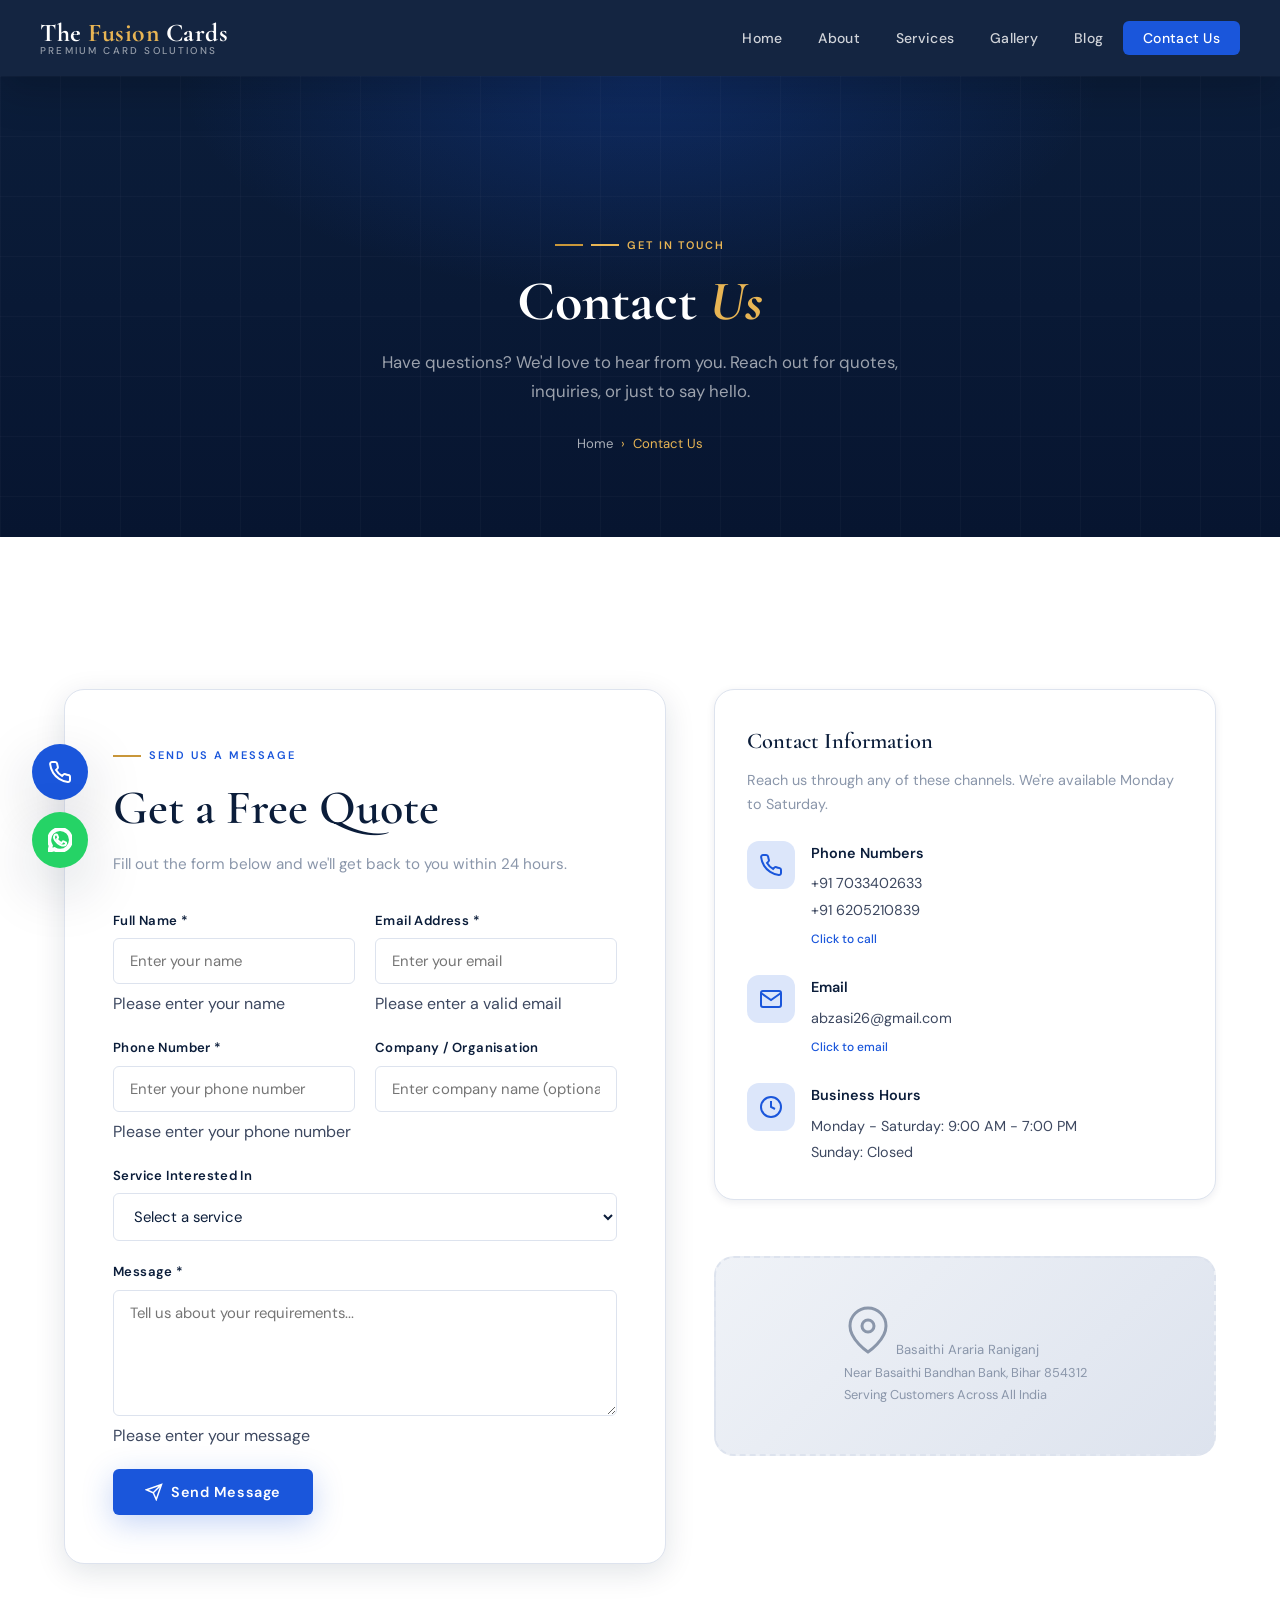
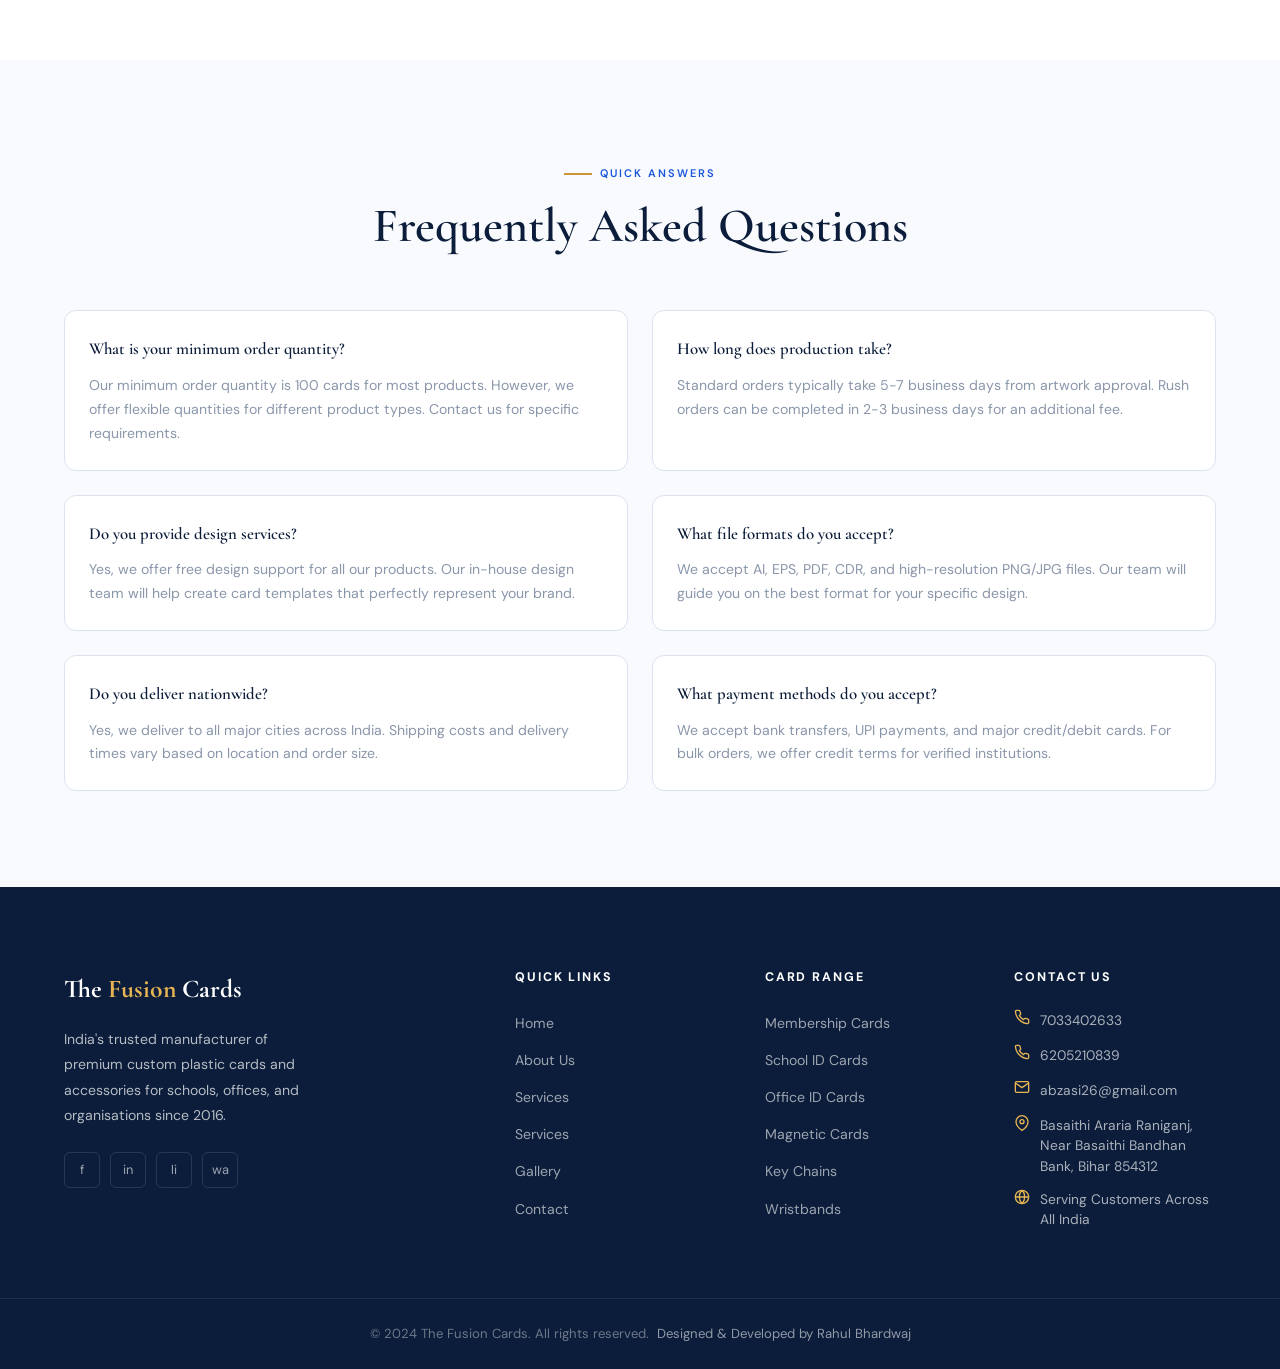
<file: contact.html>
<!DOCTYPE html>
<html lang="en">
<head>
  <meta charset="UTF-8" />
  <meta name="viewport" content="width=device-width, initial-scale=1.0" />
  <meta name="description" content="Contact The Fusion Cards &mdash; Reach out for plastic card manufacturing quotes and inquiries." />
  <meta name="keywords" content="Contact The Fusion Cards, Card Manufacturer Inquiry, Get Quote, ID Card Order" />
  <title>Contact Us | The Fusion Cards</title>
  <link rel="stylesheet" href="style.css" />
</head>
<body>

  <nav class="navbar">
    <div class="nav-inner">
      <a href="index.html" class="nav-logo">
        <span class="logo-main">The <span>Fusion</span> Cards</span>
        <span class="logo-sub">Premium Card Solutions</span>
      </a>
      <ul class="nav-links">
        <li><a href="index.html">Home</a></li>
        <li><a href="about.html">About</a></li>
        <li><a href="services.html">Services</a></li>
        <li><a href="gallery.html">Gallery</a></li>
        <li><a href="blog.html">Blog</a></li>
        <li><a href="contact.html" class="nav-cta active">Contact Us</a></li>
      </ul>
      <button class="hamburger" aria-label="Toggle menu"><span></span><span></span><span></span></button>
    </div>
  </nav>

  <div class="mobile-menu">
    <a href="index.html">Home</a>
    <a href="about.html">About Us</a>
    <a href="services.html">Services</a>
    <a href="gallery.html">Gallery</a>
    <a href="blog.html">Blog</a>
    <a href="contact.html" class="btn btn-primary mobile-cta">Contact Us</a>
  </div>

  <!-- Page Hero -->
  <section class="page-hero">
    <div class="page-hero-bg"></div>
    <div class="page-hero-grid"></div>
    <div class="page-hero-content">
      <div class="section-label" style="justify-content:center;color:var(--gold-light);display:flex;align-items:center;gap:8px;">
        <span style="width:28px;height:2px;background:var(--gold-light);display:inline-block;"></span>Get In Touch
      </div>
      <h1>Contact <span>Us</span></h1>
      <p>Have questions? We'd love to hear from you. Reach out for quotes, inquiries, or just to say hello.</p>
      <nav class="breadcrumb" aria-label="Breadcrumb">
        <a href="index.html">Home</a><span>&rsaquo;</span><span>Contact Us</span>
      </nav>
    </div>
  </section>

  <!-- Contact Section -->
  <section class="section">
    <div class="container">
      <div class="contact-grid">
        <!-- Contact Form -->
        <div class="contact-form-wrap">
          <div class="section-label">Send Us a Message</div>
          <h2 class="section-title">Get a Free Quote</h2>
          <p class="contact-subtitle">Fill out the form below and we'll get back to you within 24 hours.</p>
          
          <form class="contact-form" id="contactForm">
            <div class="form-row">
              <div class="form-group">
                <label for="name">Full Name *</label>
                <input type="text" id="name" name="name" required placeholder="Enter your name">
                <span class="form-error">Please enter your name</span>
              </div>
              <div class="form-group">
                <label for="email">Email Address *</label>
                <input type="email" id="email" name="email" required placeholder="Enter your email">
                <span class="form-error">Please enter a valid email</span>
              </div>
            </div>
            <div class="form-row">
              <div class="form-group">
                <label for="phone">Phone Number *</label>
                <input type="tel" id="phone" name="phone" required placeholder="Enter your phone number">
                <span class="form-error">Please enter your phone number</span>
              </div>
              <div class="form-group">
                <label for="company">Company / Organisation</label>
                <input type="text" id="company" name="company" placeholder="Enter company name (optional)">
              </div>
            </div>
            <div class="form-group">
              <label for="service">Service Interested In</label>
              <select id="service" name="service">
                <option value="">Select a service</option>
                <option value="membership-cards">Membership Cards</option>
                <option value="magnetic-stripe">Magnetic Stripe Cards</option>
                <option value="school-id">School ID Cards</option>
                <option value="office-id">Office ID Cards</option>
                <option value="lanyards">Digital Lanyards</option>
                <option value="key-chains">Key Chains</option>
                <option value="wrist-bands">Wrist Bands</option>
                <option value="school-ties">School Ties</option>
                <option value="belts">Belts</option>
                <option value="other">Other</option>
              </select>
            </div>
            <div class="form-group">
              <label for="message">Message *</label>
              <textarea id="message" name="message" rows="5" required placeholder="Tell us about your requirements..."></textarea>
              <span class="form-error">Please enter your message</span>
            </div>
            <button type="submit" class="btn btn-primary btn-full">
              <svg width="18" height="18" fill="none" stroke="currentColor" stroke-width="2" viewBox="0 0 24 24"><path d="M22 2L11 13M22 2l-7 20-4-9-9-4 20-7z"/></svg>
              Send Message
            </button>
          </form>
          
          <div class="form-success" id="formSuccess">
            <div class="success-icon">
              <svg width="48" height="48" fill="none" stroke="currentColor" stroke-width="2" viewBox="0 0 24 24"><path d="M22 11.08V12a10 10 0 11-5.93-9.14"/><polyline points="22 4 12 14.01 9 11.01"/></svg>
            </div>
            <h3>Message Sent Successfully!</h3>
            <p>Thank you for contacting us. We'll get back to you within 24 hours.</p>
            <button type="button" class="btn btn-outline" id="sendAnother">Send Another Message</button>
          </div>
        </div>

        <!-- Contact Info -->
        <div class="contact-info-wrap">
          <div class="contact-info-card">
            <h3>Contact Information</h3>
            <p class="contact-info-desc">Reach us through any of these channels. We're available Monday to Saturday.</p>
            
            <div class="contact-methods">
              <div class="contact-method">
                <div class="method-icon">
                  <svg width="24" height="24" fill="none" stroke="currentColor" stroke-width="2" viewBox="0 0 24 24"><path d="M22 16.92v3a2 2 0 01-2.18 2 19.79 19.79 0 01-8.63-3.07 19.5 19.5 0 01-6-6 19.79 19.79 0 01-3.07-8.67A2 2 0 014.11 2h3a2 2 0 012 1.72 12.84 12.84 0 00.7 2.81 2 2 0 01-.45 2.11L8.09 9.91a16 16 0 006 6l1.27-1.27a2 2 0 012.11-.45 12.84 12.84 0 002.81.7A2 2 0 0122 16.92z"/></svg>
                </div>
                <div class="method-details">
                  <h4>Phone Numbers</h4>
                  <a href="tel:7033402633">+91 7033402633</a>
                  <a href="tel:6205210839">+91 6205210839</a>
                  <span class="click-to-call">Click to call</span>
                </div>
              </div>

              <div class="contact-method">
                <div class="method-icon">
                  <svg width="24" height="24" fill="none" stroke="currentColor" stroke-width="2" viewBox="0 0 24 24"><path d="M4 4h16c1.1 0 2 .9 2 2v12c0 1.1-.9 2-2 2H4c-1.1 0-2-.9-2-2V6c0-1.1.9-2 2-2z"/><polyline points="22,6 12,13 2,6"/></svg>
                </div>
                <div class="method-details">
                  <h4>Email</h4>
                  <a href="mailto:abzasi26@gmail.com">abzasi26@gmail.com</a>
                  <span class="click-to-call">Click to email</span>
                </div>
              </div>

              <div class="contact-method">
                <div class="method-icon">
                  <svg width="24" height="24" fill="none" stroke="currentColor" stroke-width="2" viewBox="0 0 24 24"><circle cx="12" cy="12" r="10"/><polyline points="12 6 12 12 16 14"/></svg>
                </div>
                <div class="method-details">
                  <h4>Business Hours</h4>
                  <p>Monday - Saturday: 9:00 AM - 7:00 PM</p>
                  <p>Sunday: Closed</p>
                </div>
              </div>
            </div>
          </div>

          <!-- Map Placeholder -->
          <div class="map-placeholder">
            <div class="map-inner">
              <svg width="48" height="48" fill="none" stroke="currentColor" stroke-width="1.5" viewBox="0 0 24 24"><path d="M21 10c0 7-9 13-9 13s-9-6-9-13a9 9 0 0118 0z"/><circle cx="12" cy="10" r="3"/></svg>
              <span>Basaithi Araria Raniganj</span>
              <p>Near Basaithi Bandhan Bank, Bihar 854312</p>
              <p>Serving Customers Across All India</p>
            </div>
          </div>
        </div>
      </div>
    </div>
  </section>

  <!-- FAQ Section -->
  <section class="section" style="background:var(--off-white);">
    <div class="container">
      <div class="text-center">
        <div class="section-label">Quick Answers</div>
        <h2 class="section-title">Frequently Asked Questions</h2>
      </div>
      <div class="faq-grid">
        <div class="faq-item fade-up">
          <h4>What is your minimum order quantity?</h4>
          <p>Our minimum order quantity is 100 cards for most products. However, we offer flexible quantities for different product types. Contact us for specific requirements.</p>
        </div>
        <div class="faq-item fade-up">
          <h4>How long does production take?</h4>
          <p>Standard orders typically take 5-7 business days from artwork approval. Rush orders can be completed in 2-3 business days for an additional fee.</p>
        </div>
        <div class="faq-item fade-up">
          <h4>Do you provide design services?</h4>
          <p>Yes, we offer free design support for all our products. Our in-house design team will help create card templates that perfectly represent your brand.</p>
        </div>
        <div class="faq-item fade-up">
          <h4>What file formats do you accept?</h4>
          <p>We accept AI, EPS, PDF, CDR, and high-resolution PNG/JPG files. Our team will guide you on the best format for your specific design.</p>
        </div>
        <div class="faq-item fade-up">
          <h4>Do you deliver nationwide?</h4>
          <p>Yes, we deliver to all major cities across India. Shipping costs and delivery times vary based on location and order size.</p>
        </div>
        <div class="faq-item fade-up">
          <h4>What payment methods do you accept?</h4>
          <p>We accept bank transfers, UPI payments, and major credit/debit cards. For bulk orders, we offer credit terms for verified institutions.</p>
        </div>
      </div>
    </div>
  </section>

  <!-- Section -->
  <footer class="footer">
    <div class="container">
      <div class="footer-grid">
        <div class="footer-brand">
          <div class="logo-main">The <span>Fusion</span> Cards</div>
          <p>India's trusted manufacturer of premium custom plastic cards and accessories for schools, offices, and organisations since 2016.</p>
          <div class="footer-social">
            <a href="#" title="Facebook" aria-label="Facebook">f</a>
            <a href="#" title="Instagram" aria-label="Instagram">in</a>
            <a href="#" title="LinkedIn" aria-label="LinkedIn">li</a>
            <a href="#" title="WhatsApp" aria-label="WhatsApp">wa</a>
          </div>
        </div>

        <div class="footer-col">
          <h4>Quick Links</h4>
          <ul>
            <li><a href="index.html">Home</a></li>
            <li><a href="about.html">About Us</a></li>
            <li><a href="services.html">Services</a></li>
            <li><a href="services.html">Services</a></li>
            <li><a href="gallery.html">Gallery</a></li>
            <li><a href="contact.html">Contact</a></li>
          </ul>
        </div>

        <div class="footer-col">
          <h4>Card Range</h4>
          <ul>
            <li><a href="services.html">Membership Cards</a></li>
            <li><a href="services.html">School ID Cards</a></li>
            <li><a href="services.html">Office ID Cards</a></li>
            <li><a href="services.html">Magnetic Cards</a></li>
            <li><a href="services.html">Key Chains</a></li>
            <li><a href="services.html">Wristbands</a></li>
          </ul>
        </div>

        <div class="footer-col">
          <h4>Contact Us</h4>
          <div class="footer-contact-item">
            <svg width="16" height="16" fill="none" stroke="currentColor" stroke-width="2" viewBox="0 0 24 24"><path d="M22 16.92v3a2 2 0 01-2.18 2 19.79 19.79 0 01-8.63-3.07 19.5 19.5 0 01-6-6A19.79 19.79 0 012.12 4.18 2 2 0 014.11 2h3a2 2 0 012 1.72c.127.96.361 1.903.7 2.81a2 2 0 01-.45 2.11L8.09 9.91a16 16 0 006 6l1.27-1.27a2 2 0 012.11-.45c.907.339 1.85.573 2.81.7A2 2 0 0122 16.92z"/></svg>
            <a href="tel:7033402633">7033402633</a>
          </div>
          <div class="footer-contact-item">
            <svg width="16" height="16" fill="none" stroke="currentColor" stroke-width="2" viewBox="0 0 24 24"><path d="M22 16.92v3a2 2 0 01-2.18 2 19.79 19.79 0 01-8.63-3.07 19.5 19.5 0 01-6-6A19.79 19.79 0 012.12 4.18 2 2 0 014.11 2h3a2 2 0 012 1.72c.127.96.361 1.903.7 2.81a2 2 0 01-.45 2.11L8.09 9.91a16 16 0 006 6l1.27-1.27a2 2 0 012.11-.45c.907.339 1.85.573 2.81.7A2 2 0 0122 16.92z"/></svg>
            <a href="tel:6205210839">6205210839</a>
          </div>
          <div class="footer-contact-item">
            <svg width="16" height="16" fill="none" stroke="currentColor" stroke-width="2" viewBox="0 0 24 24"><path d="M4 4h16c1.1 0 2 .9 2 2v12c0 1.1-.9 2-2 2H4c-1.1 0-2-.9-2-2V6c0-1.1.9-2 2-2z"/><polyline points="22,6 12,13 2,6"/></svg>
            <a href="mailto:abzasi26@gmail.com">abzasi26@gmail.com</a>
          </div>
          <div class="footer-contact-item">
            <svg width="16" height="16" fill="none" stroke="currentColor" stroke-width="2" viewBox="0 0 24 24"><path d="M21 10c0 7-9 13-9 13s-9-6-9-13a9 9 0 0118 0z"/><circle cx="12" cy="10" r="3"/></svg>
            <span>Basaithi Araria Raniganj, Near Basaithi Bandhan Bank, Bihar 854312</span>
          </div>
          <div class="footer-contact-item">
            <svg width="16" height="16" fill="none" stroke="currentColor" stroke-width="2" viewBox="0 0 24 24"><path d="M12 2a10 10 0 100 20 10 10 0 000-20z"/><path d="M2 12h20M12 2c3 3 4 6.5 4 10s-1 7-4 10M12 2c-3 3-4 6.5-4 10s1 7 4 10"/></svg>
            <span>Serving Customers Across All India</span>
          </div>
        </div>
      </div>
    </div>

    <div class="footer-bottom">
      <div class="container" style="display:flex; justify-content:space-between; align-items:center; flex-wrap:wrap; gap:8px;">
        <span>&copy; 2024 The Fusion Cards. All rights reserved.</span>
        <span><a href="https://www.linkedin.com/in/rahul-bhardwaj-b221022b1" target="_blank" rel="noopener">Designed &amp; Developed by Rahul Bhardwaj</a></span>
      </div>
    </div>
  </footer>

  <!-- Floating Buttons -->
  <div class="floating-buttons">
    <a href="tel:7033402633" class="floating-btn call" aria-label="Call us">
      <svg width="24" height="24" fill="none" stroke="currentColor" stroke-width="2" viewBox="0 0 24 24"><path d="M22 16.92v3a2 2 0 01-2.18 2 19.79 19.79 0 01-8.63-3.07 19.5 19.5 0 01-6-6 19.79 19.79 0 01-3.07-8.67A2 2 0 014.11 2h3a2 2 0 012 1.72 12.84 12.84 0 00.7 2.81 2 2 0 01-.45 2.11L8.09 9.91a16 16 0 006 6l1.27-1.27a2 2 0 012.11-.45 12.84 12.84 0 002.81.7A2 2 0 0122 16.92z"/></svg>
      <span class="tooltip">Call Us</span>
    </a>
    <a href="https://wa.me/917033402633" target="_blank" class="floating-btn whatsapp" aria-label="WhatsApp">
      <svg width="24" height="24" fill="none" stroke="currentColor" stroke-width="2" viewBox="0 0 24 24"><path d="M17.472 14.382c-.297-.149-1.758-.867-2.03-.967-.273-.099-.471-.148-.67.15-.197.297-.767.966-.94 1.164-.173.199-.347.223-.644.075-.297-.15-1.255-.463-2.39-1.475-.883-.788-1.48-1.761-1.653-2.059-.173-.297-.018-.458.13-.606.134-.133.298-.347.446-.52.149-.174.198-.298.298-.497.099-.198.05-.371-.025-.52-.075-.149-.669-1.612-.916-2.207-.242-.579-.487-.5-.669-.51-.173-.008-.371-.01-.57-.01-.198 0-.52.074-.792.372-.272.297-1.04 1.016-1.04 2.479 0 1.462 1.065 2.875 1.213 3.074.149.198 2.096 3.2 5.077 4.487.709.306 1.262.489 1.694.625.712.227 1.36.195 1.871.118.571-.085 1.758-.719 2.006-1.413.248-.694.248-1.289.173-1.413-.074-.124-.272-.198-.57-.347m-5.421 7.403h-.004a9.87 9.87 0 01-5.031-1.378l-.361-.214-3.741.982.998-3.648-.235-.374a9.86 9.86 0 01-1.51-5.26c.001-5.45 4.436-9.884 9.888-9.884 2.64 0 5.122 1.03 6.988 2.898a9.825 9.825 0 012.893 6.994c-.003 5.45-4.437 9.884-9.885 9.884m8.413-18.297A11.815 11.815 0 0012.05 0C5.495 0 .16 5.335.157 11.892c0 2.096.547 4.142 1.588 5.945L.057 24l6.305-1.654a11.882 11.882 0 005.683 1.448h.005c6.554 0 11.89-5.335 11.893-11.893a11.821 11.821 0 00-3.48-8.413z"/></svg>
      <span class="tooltip">WhatsApp</span>
    </a>
  </div>

  <button class="scroll-top" aria-label="Scroll to top">
    <svg width="20" height="20" fill="none" stroke="currentColor" stroke-width="2" viewBox="0 0 24 24"><path d="M18 15l-6-6-6 6"/></svg>
  </button>

  <script src="script.js"></script>
</body>
</html>
</file>
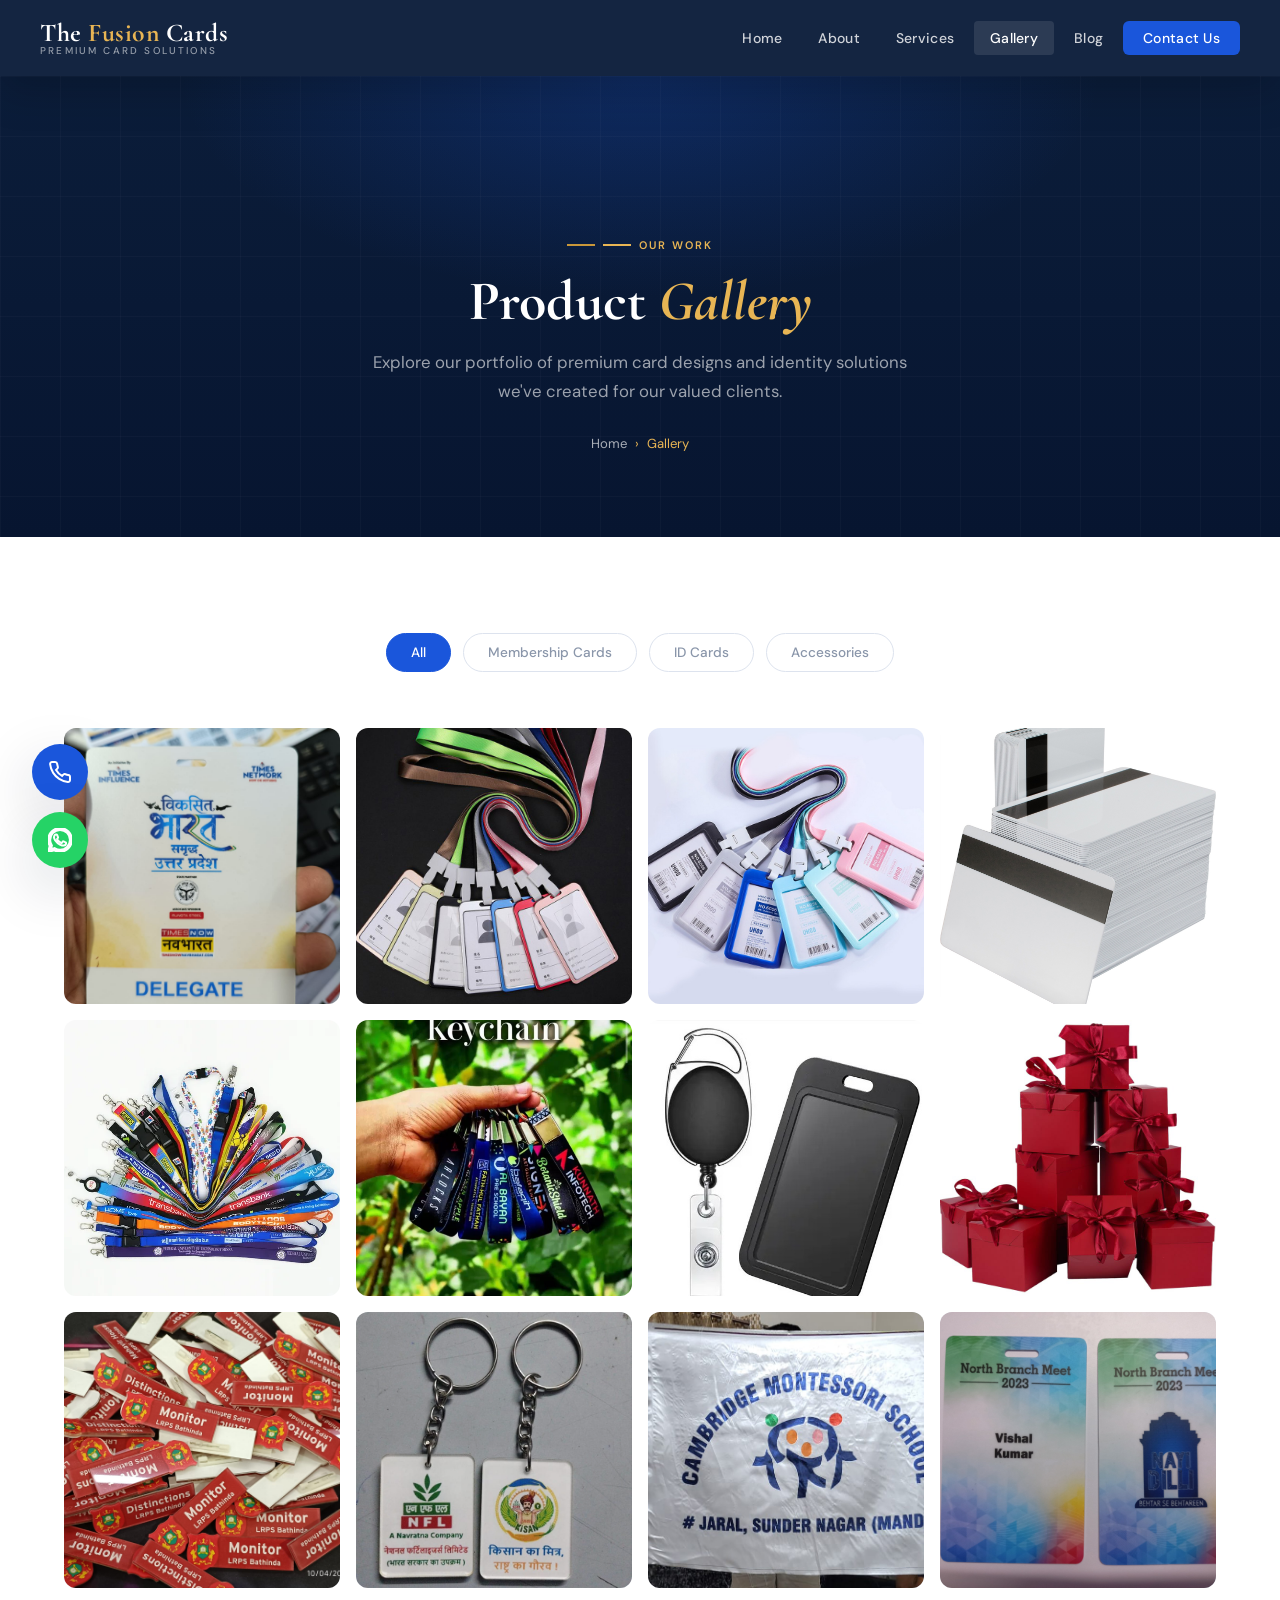
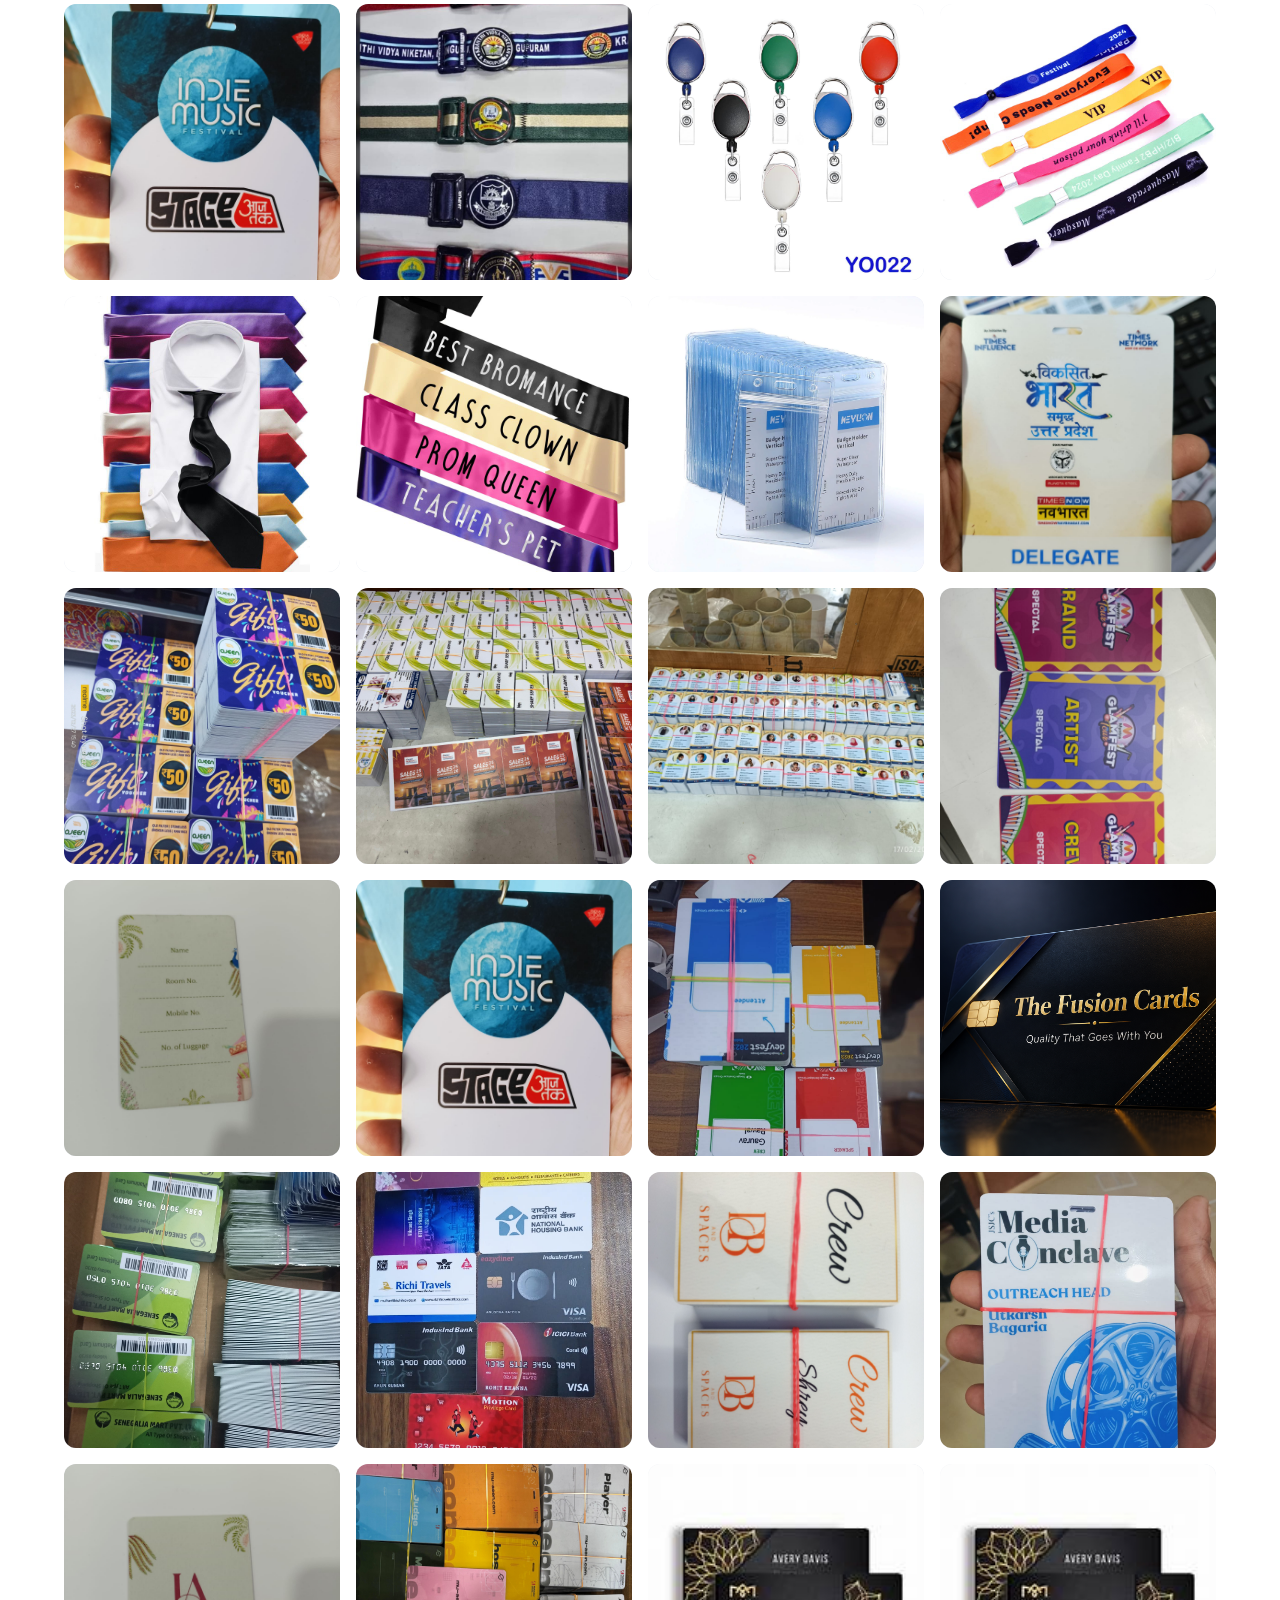
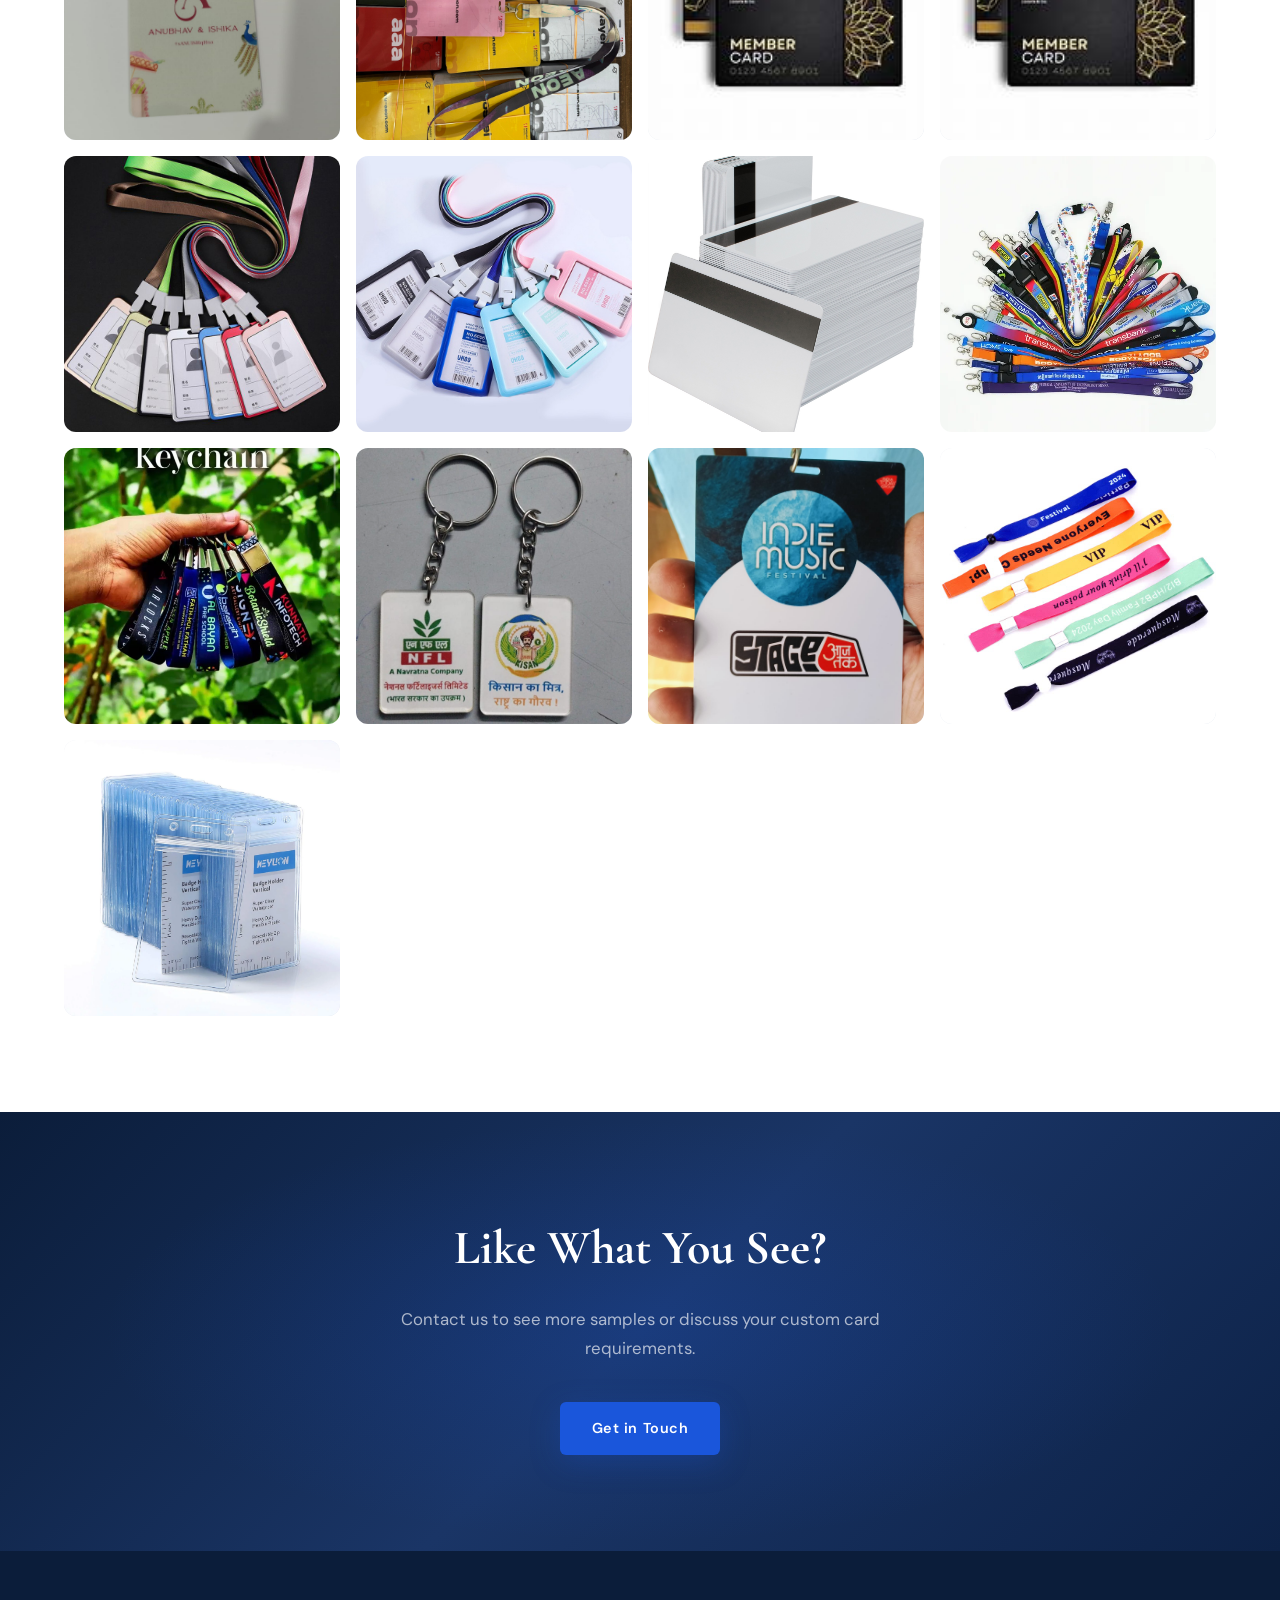
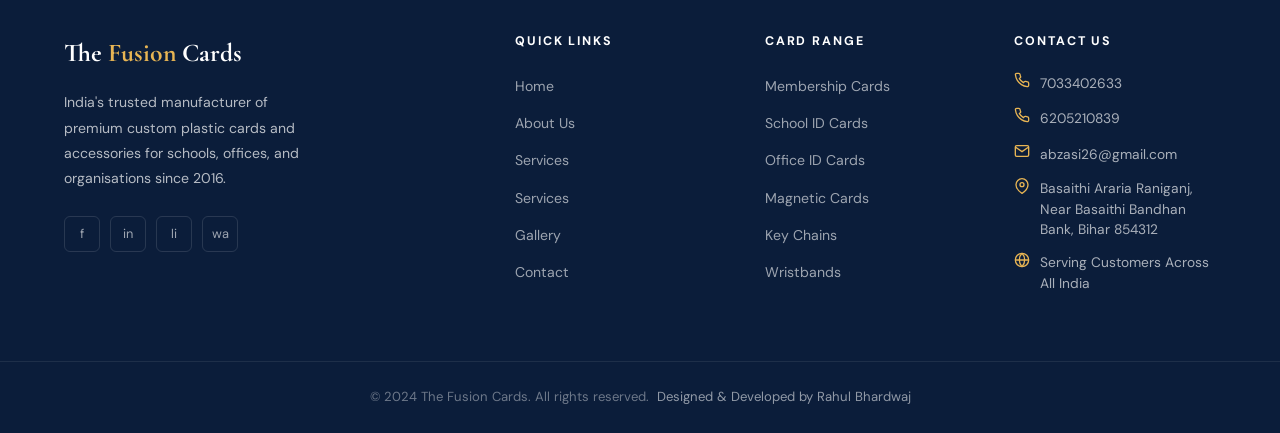
<file: gallery.html>
<!DOCTYPE html>
<html lang="en">
<head>
  <meta charset="UTF-8" />
  <meta name="viewport" content="width=device-width, initial-scale=1.0" />
  <meta name="description" content="Gallery &mdash; View our portfolio of plastic cards, ID cards, membership cards, and identity solutions." />
  <meta name="keywords" content="Card Gallery, ID Card Samples, Membership Card Designs, PVC Card Portfolio" />
  <title>Gallery | The Fusion Cards</title>
  <link rel="stylesheet" href="style.css" />
</head>
<body>

  <nav class="navbar">
    <div class="nav-inner">
      <a href="index.html" class="nav-logo">
        <span class="logo-main">The <span>Fusion</span> Cards</span>
        <span class="logo-sub">Premium Card Solutions</span>
      </a>
      <ul class="nav-links">
        <li><a href="index.html">Home</a></li>
        <li><a href="about.html">About</a></li>
        <li><a href="services.html">Services</a></li>
        <li><a href="gallery.html" class="active">Gallery</a></li>
        <li><a href="blog.html">Blog</a></li>
        <li><a href="contact.html" class="nav-cta">Contact Us</a></li>
      </ul>
      <button class="hamburger" aria-label="Toggle menu"><span></span><span></span><span></span></button>
    </div>
  </nav>

  <div class="mobile-menu">
    <a href="index.html">Home</a>
    <a href="about.html">About Us</a>
    <a href="services.html">Services</a>
    <a href="gallery.html">Gallery</a>
    <a href="blog.html">Blog</a>
    <a href="contact.html" class="btn btn-primary mobile-cta">Contact Us</a>
  </div>

  <!-- Page Hero -->
  <section class="page-hero">
    <div class="page-hero-bg"></div>
    <div class="page-hero-grid"></div>
    <div class="page-hero-content">
      <div class="section-label" style="justify-content:center;color:var(--gold-light);display:flex;align-items:center;gap:8px;">
        <span style="width:28px;height:2px;background:var(--gold-light);display:inline-block;"></span>Our Work
      </div>
      <h1>Product <span>Gallery</span></h1>
      <p>Explore our portfolio of premium card designs and identity solutions we've created for our valued clients.</p>
      <nav class="breadcrumb" aria-label="Breadcrumb">
        <a href="index.html">Home</a><span>&rsaquo;</span><span>Gallery</span>
      </nav>
    </div>
  </section>

  <!-- Gallery Grid -->
  <section class="section">
    <div class="container">
      <div class="gallery-filters">
        <button class="filter-btn active" data-filter="all">All</button>
        <button class="filter-btn" data-filter="membership">Membership Cards</button>
        <button class="filter-btn" data-filter="id-cards">ID Cards</button>
        <button class="filter-btn" data-filter="accessories">Accessories</button>
      </div>

      <div class="gallery-grid">
        <!-- Gallery Item 1 -->
        <div class="gallery-item fade-up" data-category="membership">
          <div class="gallery-img">
            <img src="Images/Membership Cards.jpeg" alt="Membership Cards" loading="lazy">
          </div>
          <div class="gallery-overlay">
            <div>
              <h4>Membership Cards</h4>
              <p>Card Solution</p>
            </div>
          </div>
        </div>

        <!-- Gallery Item 2 -->
        <div class="gallery-item fade-up" data-category="id-cards">
          <div class="gallery-img">
            <img src="Images/School ID Cards.jpeg" alt="School ID Cards" loading="lazy">
          </div>
          <div class="gallery-overlay">
            <div>
              <h4>School ID Cards</h4>
              <p>Identity Solution</p>
            </div>
          </div>
        </div>

        <!-- Gallery Item 3 -->
        <div class="gallery-item fade-up" data-category="id-cards">
          <div class="gallery-img">
            <img src="Images/Office ID Cards.png" alt="Office ID Cards" loading="lazy">
          </div>
          <div class="gallery-overlay">
            <div>
              <h4>Office ID Cards</h4>
              <p>Identity Solution</p>
            </div>
          </div>
        </div>

        <!-- Gallery Item 4 -->
        <div class="gallery-item fade-up" data-category="id-cards">
          <div class="gallery-img">
            <img src="Images/Magnetic-Stripe-Cards.jpg" alt="Magnetic Stripe Cards" loading="lazy">
          </div>
          <div class="gallery-overlay">
            <div>
              <h4>Magnetic Stripe Cards</h4>
              <p>Identity Solution</p>
            </div>
          </div>
        </div>

        <!-- Gallery Item 5 -->
        <div class="gallery-item fade-up" data-category="accessories">
          <div class="gallery-img">
            <img src="Images/Digital Lanyards.png" alt="Digital Lanyards" loading="lazy">
          </div>
          <div class="gallery-overlay">
            <div>
              <h4>Digital Lanyards</h4>
              <p>Custom Accessory</p>
            </div>
          </div>
        </div>

        <!-- Gallery Item 6 -->
        <div class="gallery-item fade-up" data-category="accessories">
          <div class="gallery-img">
            <img src="Images/Key Chains.jpeg" alt="Key Chains" loading="lazy">
          </div>
          <div class="gallery-overlay">
            <div>
              <h4>Key Chains</h4>
              <p>Custom Accessory</p>
            </div>
          </div>
        </div>

        <!-- Gallery Item 7 -->
        <div class="gallery-item fade-up" data-category="accessories">
          <div class="gallery-img">
            <img src="Images/ID Card Holder.png" alt="ID Card Holder" loading="lazy">
          </div>
          <div class="gallery-overlay">
            <div>
              <h4>ID Card Holder</h4>
              <p>Custom Accessory</p>
            </div>
          </div>
        </div>

        <!-- Gallery Item 8 -->
        <div class="gallery-item fade-up" data-category="accessories">
          <div class="gallery-img">
            <img src="Images/Gift Packing Ribbon.jpeg" alt="Gift Packing Ribbon" loading="lazy">
          </div>
          <div class="gallery-overlay">
            <div>
              <h4>Gift Packing Ribbon</h4>
              <p>Custom Accessory</p>
            </div>
          </div>
        </div>

        <!-- Gallery Item 9 -->
        <div class="gallery-item fade-up" data-category="accessories">
          <div class="gallery-img">
            <img src="Images/Acrylic Name Badge.jpeg" alt="Acrylic Name Badge" loading="lazy">
          </div>
          <div class="gallery-overlay">
            <div>
              <h4>Acrylic Name Badge</h4>
              <p>Custom Accessory</p>
            </div>
          </div>
        </div>

        <!-- Gallery Item 10 -->
        <div class="gallery-item fade-up" data-category="membership">
          <div class="gallery-img">
            <img src="Images/Acrylic Card.png" alt="Acrylic Card" loading="lazy">
          </div>
          <div class="gallery-overlay">
            <div>
              <h4>Acrylic Card</h4>
              <p>Card Solution</p>
            </div>
          </div>
        </div>

        <!-- Gallery Item 11 -->
        <div class="gallery-item fade-up" data-category="accessories">
          <div class="gallery-img">
            <img src="Images/Digital Flag.jpeg" alt="Digital Flag" loading="lazy">
          </div>
          <div class="gallery-overlay">
            <div>
              <h4>Digital Flag</h4>
              <p>Custom Accessory</p>
            </div>
          </div>
        </div>

        <!-- Gallery Item 12 -->
        <div class="gallery-item fade-up" data-category="accessories">
          <div class="gallery-img">
            <img src="Images/Luggage Tag.jpeg" alt="Luggage Tag" loading="lazy">
          </div>
          <div class="gallery-overlay">
            <div>
              <h4>Luggage Tag</h4>
              <p>Custom Accessory</p>
            </div>
          </div>
        </div>

        <!-- Gallery Item 13 -->
        <div class="gallery-item fade-up" data-category="membership">
          <div class="gallery-img">
            <img src="Images/PVC Card.jpeg" alt="PVC Card" loading="lazy">
          </div>
          <div class="gallery-overlay">
            <div>
              <h4>PVC Card</h4>
              <p>Card Solution</p>
            </div>
          </div>
        </div>

        <!-- Gallery Item 14 -->
        <div class="gallery-item fade-up" data-category="accessories">
          <div class="gallery-img">
            <img src="Images/Belt.jpeg" alt="Belt" loading="lazy">
          </div>
          <div class="gallery-overlay">
            <div>
              <h4>Belt</h4>
              <p>Custom Accessory</p>
            </div>
          </div>
        </div>

        <!-- Gallery Item 15 -->
        <div class="gallery-item fade-up" data-category="accessories">
          <div class="gallery-img">
            <img src="Images/Yoyo.png" alt="Yoyo" loading="lazy">
          </div>
          <div class="gallery-overlay">
            <div>
              <h4>Yoyo</h4>
              <p>Custom Accessory</p>
            </div>
          </div>
        </div>

        <!-- Gallery Item 16 -->
        <div class="gallery-item fade-up" data-category="accessories">
          <div class="gallery-img">
            <img src="Images/Wristband.jpeg" alt="Wristband" loading="lazy">
          </div>
          <div class="gallery-overlay">
            <div>
              <h4>Wristband</h4>
              <p>Custom Accessory</p>
            </div>
          </div>
        </div>

        <!-- Gallery Item 17 -->
        <div class="gallery-item fade-up" data-category="accessories">
          <div class="gallery-img">
            <img src="Images/Tie.jpeg" alt="Tie" loading="lazy">
          </div>
          <div class="gallery-overlay">
            <div>
              <h4>Tie</h4>
              <p>Custom Accessory</p>
            </div>
          </div>
        </div>

        <!-- Gallery Item 18 -->
        <div class="gallery-item fade-up" data-category="accessories">
          <div class="gallery-img">
            <img src="Images/Sash.jpeg" alt="Sash" loading="lazy">
          </div>
          <div class="gallery-overlay">
            <div>
              <h4>Sash</h4>
              <p>Custom Accessory</p>
            </div>
          </div>
        </div>

        <!-- Gallery Item 19 -->
        <div class="gallery-item fade-up" data-category="accessories">
          <div class="gallery-img">
            <img src="Images/Plastic Pouch.png" alt="Plastic Pouch" loading="lazy">
          </div>
          <div class="gallery-overlay">
            <div>
              <h4>Plastic Pouch</h4>
              <p>Custom Accessory</p>
            </div>
          </div>
        </div>

        <!-- Gallery Item 20 -->
        <div class="gallery-item fade-up" data-category="membership">
          <div class="gallery-img">
            <img src="Images/3.jpeg" alt="Gallery Sample 3" loading="lazy">
          </div>
          <div class="gallery-overlay">
            <div>
              <h4>Gallery Sample 3</h4>
              <p>Card Solution</p>
            </div>
          </div>
        </div>

        <!-- Gallery Item 21 -->
        <div class="gallery-item fade-up" data-category="membership">
          <div class="gallery-img">
            <img src="Images/4.jpeg" alt="Gallery Sample 4" loading="lazy">
          </div>
          <div class="gallery-overlay">
            <div>
              <h4>Gallery Sample 4</h4>
              <p>Card Solution</p>
            </div>
          </div>
        </div>

        <!-- Gallery Item 22 -->
        <div class="gallery-item fade-up" data-category="membership">
          <div class="gallery-img">
            <img src="Images/5.jpeg" alt="Gallery Sample 5" loading="lazy">
          </div>
          <div class="gallery-overlay">
            <div>
              <h4>Gallery Sample 5</h4>
              <p>Card Solution</p>
            </div>
          </div>
        </div>

        <!-- Gallery Item 23 -->
        <div class="gallery-item fade-up" data-category="membership">
          <div class="gallery-img">
            <img src="Images/6.jpeg" alt="Gallery Sample 6" loading="lazy">
          </div>
          <div class="gallery-overlay">
            <div>
              <h4>Gallery Sample 6</h4>
              <p>Card Solution</p>
            </div>
          </div>
        </div>

        <!-- Gallery Item 24 -->
        <div class="gallery-item fade-up" data-category="membership">
          <div class="gallery-img">
            <img src="Images/7.jpeg" alt="Gallery Sample 7" loading="lazy">
          </div>
          <div class="gallery-overlay">
            <div>
              <h4>Gallery Sample 7</h4>
              <p>Card Solution</p>
            </div>
          </div>
        </div>

        <!-- Gallery Item 25 -->
        <div class="gallery-item fade-up" data-category="membership">
          <div class="gallery-img">
            <img src="Images/8.jpeg" alt="Gallery Sample 8" loading="lazy">
          </div>
          <div class="gallery-overlay">
            <div>
              <h4>Gallery Sample 8</h4>
              <p>Card Solution</p>
            </div>
          </div>
        </div>

        <!-- Gallery Item 26 -->
        <div class="gallery-item fade-up" data-category="membership">
          <div class="gallery-img">
            <img src="Images/9.jpeg" alt="Gallery Sample 9" loading="lazy">
          </div>
          <div class="gallery-overlay">
            <div>
              <h4>Gallery Sample 9</h4>
              <p>Card Solution</p>
            </div>
          </div>
        </div>

        <!-- Gallery Item 27 -->
        <div class="gallery-item fade-up" data-category="membership">
          <div class="gallery-img">
            <img src="Images/10.jpeg" alt="Gallery Sample 10" loading="lazy">
          </div>
          <div class="gallery-overlay">
            <div>
              <h4>Gallery Sample 10</h4>
              <p>Card Solution</p>
            </div>
          </div>
        </div>

        <!-- Gallery Item 28 -->
        <div class="gallery-item fade-up" data-category="accessories">
          <div class="gallery-img">
            <img src="Images/About section.png" alt="Company Showcase" loading="lazy">
          </div>
          <div class="gallery-overlay">
            <div>
              <h4>Company Showcase</h4>
              <p>Custom Accessory</p>
            </div>
          </div>
        </div>

        <!-- Gallery Item 29 -->
        <div class="gallery-item fade-up" data-category="accessories">
          <div class="gallery-img">
            <img src="Images/Galllrey image 5.jpeg" alt="Gallery Showcase 5" loading="lazy">
          </div>
          <div class="gallery-overlay">
            <div>
              <h4>Gallery Showcase 5</h4>
              <p>Custom Accessory</p>
            </div>
          </div>
        </div>

        <!-- Gallery Item 30 -->
        <div class="gallery-item fade-up" data-category="accessories">
          <div class="gallery-img">
            <img src="Images/gallrey image 2.jpeg" alt="Gallery Showcase 2" loading="lazy">
          </div>
          <div class="gallery-overlay">
            <div>
              <h4>Gallery Showcase 2</h4>
              <p>Custom Accessory</p>
            </div>
          </div>
        </div>

        <!-- Gallery Item 31 -->
        <div class="gallery-item fade-up" data-category="accessories">
          <div class="gallery-img">
            <img src="Images/gallrey image 3.jpeg" alt="Gallery Showcase 3" loading="lazy">
          </div>
          <div class="gallery-overlay">
            <div>
              <h4>Gallery Showcase 3</h4>
              <p>Custom Accessory</p>
            </div>
          </div>
        </div>

        <!-- Gallery Item 32 -->
        <div class="gallery-item fade-up" data-category="accessories">
          <div class="gallery-img">
            <img src="Images/gallrey image 4.jpeg" alt="Gallery Showcase 4" loading="lazy">
          </div>
          <div class="gallery-overlay">
            <div>
              <h4>Gallery Showcase 4</h4>
              <p>Custom Accessory</p>
            </div>
          </div>
        </div>

        <!-- Gallery Item 33 -->
        <div class="gallery-item fade-up" data-category="accessories">
          <div class="gallery-img">
            <img src="Images/gallrey image 6.jpeg" alt="Gallery Showcase 6" loading="lazy">
          </div>
          <div class="gallery-overlay">
            <div>
              <h4>Gallery Showcase 6</h4>
              <p>Custom Accessory</p>
            </div>
          </div>
        </div>

        <!-- Gallery Item 34 -->
        <div class="gallery-item fade-up" data-category="accessories">
          <div class="gallery-img">
            <img src="Images/Gallrey Image.jpeg" alt="Gallery Showcase" loading="lazy">
          </div>
          <div class="gallery-overlay">
            <div>
              <h4>Gallery Showcase</h4>
              <p>Custom Accessory</p>
            </div>
          </div>
        </div>

        <!-- Gallery Item 35 -->
        <div class="gallery-item fade-up" data-category="membership">
          <div class="gallery-img">
            <img src="Images/Membership Card NEW.jpg" alt="Membership Card New" loading="lazy">
          </div>
          <div class="gallery-overlay">
            <div>
              <h4>Membership Card New</h4>
              <p>Card Solution</p>
            </div>
          </div>
        </div>

        <!-- Gallery Item 36 -->
        <div class="gallery-item fade-up" data-category="membership">
          <div class="gallery-img">
            <img src="Images/Membership Card NEW.jpg" alt="Membership Card Showcase" loading="lazy">
          </div>
          <div class="gallery-overlay">
            <div>
              <h4>Membership Card Showcase</h4>
              <p>Card Solution</p>
            </div>
          </div>
        </div>

        <!-- Gallery Item 37 -->
        <div class="gallery-item fade-up" data-category="id-cards">
          <div class="gallery-img">
            <img src="Images/School ID Cards.jpeg" alt="School ID Card Showcase" loading="lazy">
          </div>
          <div class="gallery-overlay">
            <div>
              <h4>School ID Card Showcase</h4>
              <p>Identity Solution</p>
            </div>
          </div>
        </div>

        <!-- Gallery Item 38 -->
        <div class="gallery-item fade-up" data-category="id-cards">
          <div class="gallery-img">
            <img src="Images/Office ID Cards.png" alt="Office ID Card Showcase" loading="lazy">
          </div>
          <div class="gallery-overlay">
            <div>
              <h4>Office ID Card Showcase</h4>
              <p>Identity Solution</p>
            </div>
          </div>
        </div>

        <!-- Gallery Item 39 -->
        <div class="gallery-item fade-up" data-category="id-cards">
          <div class="gallery-img">
            <img src="Images/Magnetic-Stripe-Cards.jpg" alt="Magnetic Card Showcase" loading="lazy">
          </div>
          <div class="gallery-overlay">
            <div>
              <h4>Magnetic Card Showcase</h4>
              <p>Identity Solution</p>
            </div>
          </div>
        </div>

        <!-- Gallery Item 40 -->
        <div class="gallery-item fade-up" data-category="accessories">
          <div class="gallery-img">
            <img src="Images/Digital Lanyards.png" alt="Digital Lanyard Showcase" loading="lazy">
          </div>
          <div class="gallery-overlay">
            <div>
              <h4>Digital Lanyard Showcase</h4>
              <p>Custom Accessory</p>
            </div>
          </div>
        </div>

        <!-- Gallery Item 41 -->
        <div class="gallery-item fade-up" data-category="accessories">
          <div class="gallery-img">
            <img src="Images/Key Chains.jpeg" alt="Key Chain Showcase" loading="lazy">
          </div>
          <div class="gallery-overlay">
            <div>
              <h4>Key Chain Showcase</h4>
              <p>Custom Accessory</p>
            </div>
          </div>
        </div>

        <!-- Gallery Item 42 -->
        <div class="gallery-item fade-up" data-category="membership">
          <div class="gallery-img">
            <img src="Images/Acrylic Card.png" alt="Acrylic Card Showcase" loading="lazy">
          </div>
          <div class="gallery-overlay">
            <div>
              <h4>Acrylic Card Showcase</h4>
              <p>Card Solution</p>
            </div>
          </div>
        </div>

        <!-- Gallery Item 43 -->
        <div class="gallery-item fade-up" data-category="membership">
          <div class="gallery-img">
            <img src="Images/PVC Card.jpeg" alt="PVC Card Showcase" loading="lazy">
          </div>
          <div class="gallery-overlay">
            <div>
              <h4>PVC Card Showcase</h4>
              <p>Card Solution</p>
            </div>
          </div>
        </div>

        <!-- Gallery Item 44 -->
        <div class="gallery-item fade-up" data-category="accessories">
          <div class="gallery-img">
            <img src="Images/Wristband.jpeg" alt="Wristband Showcase" loading="lazy">
          </div>
          <div class="gallery-overlay">
            <div>
              <h4>Wristband Showcase</h4>
              <p>Custom Accessory</p>
            </div>
          </div>
        </div>

        <!-- Gallery Item 45 -->
        <div class="gallery-item fade-up" data-category="accessories">
          <div class="gallery-img">
            <img src="Images/Plastic Pouch.png" alt="Plastic Pouch Showcase" loading="lazy">
          </div>
          <div class="gallery-overlay">
            <div>
              <h4>Plastic Pouch Showcase</h4>
              <p>Custom Accessory</p>
            </div>
          </div>
        </div>
      </div>
    </div>
  </section>

  <!-- Section -->
  <section class="section cta-section">
    <div class="container">
      <div class="cta-content">
        <h2>Like What You See?</h2>
        <p>Contact us to see more samples or discuss your custom card requirements.</p>
        <a href="contact.html" class="btn btn-primary">Get in Touch</a>
      </div>
    </div>
  </section>

  <!-- Section -->
  <footer class="footer">
    <div class="container">
      <div class="footer-grid">
        <div class="footer-brand">
          <div class="logo-main">The <span>Fusion</span> Cards</div>
          <p>India's trusted manufacturer of premium custom plastic cards and accessories for schools, offices, and organisations since 2016.</p>
          <div class="footer-social">
            <a href="#" title="Facebook" aria-label="Facebook">f</a>
            <a href="#" title="Instagram" aria-label="Instagram">in</a>
            <a href="#" title="LinkedIn" aria-label="LinkedIn">li</a>
            <a href="#" title="WhatsApp" aria-label="WhatsApp">wa</a>
          </div>
        </div>

        <div class="footer-col">
          <h4>Quick Links</h4>
          <ul>
            <li><a href="index.html">Home</a></li>
            <li><a href="about.html">About Us</a></li>
            <li><a href="services.html">Services</a></li>
            <li><a href="services.html">Services</a></li>
            <li><a href="gallery.html">Gallery</a></li>
            <li><a href="contact.html">Contact</a></li>
          </ul>
        </div>

        <div class="footer-col">
          <h4>Card Range</h4>
          <ul>
            <li><a href="services.html">Membership Cards</a></li>
            <li><a href="services.html">School ID Cards</a></li>
            <li><a href="services.html">Office ID Cards</a></li>
            <li><a href="services.html">Magnetic Cards</a></li>
            <li><a href="services.html">Key Chains</a></li>
            <li><a href="services.html">Wristbands</a></li>
          </ul>
        </div>

        <div class="footer-col">
          <h4>Contact Us</h4>
          <div class="footer-contact-item">
            <svg width="16" height="16" fill="none" stroke="currentColor" stroke-width="2" viewBox="0 0 24 24"><path d="M22 16.92v3a2 2 0 01-2.18 2 19.79 19.79 0 01-8.63-3.07 19.5 19.5 0 01-6-6A19.79 19.79 0 012.12 4.18 2 2 0 014.11 2h3a2 2 0 012 1.72c.127.96.361 1.903.7 2.81a2 2 0 01-.45 2.11L8.09 9.91a16 16 0 006 6l1.27-1.27a2 2 0 012.11-.45c.907.339 1.85.573 2.81.7A2 2 0 0122 16.92z"/></svg>
            <a href="tel:7033402633">7033402633</a>
          </div>
          <div class="footer-contact-item">
            <svg width="16" height="16" fill="none" stroke="currentColor" stroke-width="2" viewBox="0 0 24 24"><path d="M22 16.92v3a2 2 0 01-2.18 2 19.79 19.79 0 01-8.63-3.07 19.5 19.5 0 01-6-6A19.79 19.79 0 012.12 4.18 2 2 0 014.11 2h3a2 2 0 012 1.72c.127.96.361 1.903.7 2.81a2 2 0 01-.45 2.11L8.09 9.91a16 16 0 006 6l1.27-1.27a2 2 0 012.11-.45c.907.339 1.85.573 2.81.7A2 2 0 0122 16.92z"/></svg>
            <a href="tel:6205210839">6205210839</a>
          </div>
          <div class="footer-contact-item">
            <svg width="16" height="16" fill="none" stroke="currentColor" stroke-width="2" viewBox="0 0 24 24"><path d="M4 4h16c1.1 0 2 .9 2 2v12c0 1.1-.9 2-2 2H4c-1.1 0-2-.9-2-2V6c0-1.1.9-2 2-2z"/><polyline points="22,6 12,13 2,6"/></svg>
            <a href="mailto:abzasi26@gmail.com">abzasi26@gmail.com</a>
          </div>
          <div class="footer-contact-item">
            <svg width="16" height="16" fill="none" stroke="currentColor" stroke-width="2" viewBox="0 0 24 24"><path d="M21 10c0 7-9 13-9 13s-9-6-9-13a9 9 0 0118 0z"/><circle cx="12" cy="10" r="3"/></svg>
            <span>Basaithi Araria Raniganj, Near Basaithi Bandhan Bank, Bihar 854312</span>
          </div>
          <div class="footer-contact-item">
            <svg width="16" height="16" fill="none" stroke="currentColor" stroke-width="2" viewBox="0 0 24 24"><path d="M12 2a10 10 0 100 20 10 10 0 000-20z"/><path d="M2 12h20M12 2c3 3 4 6.5 4 10s-1 7-4 10M12 2c-3 3-4 6.5-4 10s1 7 4 10"/></svg>
            <span>Serving Customers Across All India</span>
          </div>
        </div>
      </div>
    </div>

    <div class="footer-bottom">
      <div class="container" style="display:flex; justify-content:space-between; align-items:center; flex-wrap:wrap; gap:8px;">
        <span>&copy; 2024 The Fusion Cards. All rights reserved.</span>
        <span><a href="https://www.linkedin.com/in/rahul-bhardwaj-b221022b1" target="_blank" rel="noopener">Designed &amp; Developed by Rahul Bhardwaj</a></span>
      </div>
    </div>
  </footer>

  <!-- Floating Buttons -->
  <div class="floating-buttons">
    <a href="tel:7033402633" class="floating-btn call" aria-label="Call us">
      <svg width="24" height="24" fill="none" stroke="currentColor" stroke-width="2" viewBox="0 0 24 24"><path d="M22 16.92v3a2 2 0 01-2.18 2 19.79 19.79 0 01-8.63-3.07 19.5 19.5 0 01-6-6 19.79 19.79 0 01-3.07-8.67A2 2 0 014.11 2h3a2 2 0 012 1.72 12.84 12.84 0 00.7 2.81 2 2 0 01-.45 2.11L8.09 9.91a16 16 0 006 6l1.27-1.27a2 2 0 012.11-.45 12.84 12.84 0 002.81.7A2 2 0 0122 16.92z"/></svg>
      <span class="tooltip">Call Us</span>
    </a>
    <a href="https://wa.me/917033402633" target="_blank" class="floating-btn whatsapp" aria-label="WhatsApp">
      <svg width="24" height="24" fill="none" stroke="currentColor" stroke-width="2" viewBox="0 0 24 24"><path d="M17.472 14.382c-.297-.149-1.758-.867-2.03-.967-.273-.099-.471-.148-.67.15-.197.297-.767.966-.94 1.164-.173.199-.347.223-.644.075-.297-.15-1.255-.463-2.39-1.475-.883-.788-1.48-1.761-1.653-2.059-.173-.297-.018-.458.13-.606.134-.133.298-.347.446-.52.149-.174.198-.298.298-.497.099-.198.05-.371-.025-.52-.075-.149-.669-1.612-.916-2.207-.242-.579-.487-.5-.669-.51-.173-.008-.371-.01-.57-.01-.198 0-.52.074-.792.372-.272.297-1.04 1.016-1.04 2.479 0 1.462 1.065 2.875 1.213 3.074.149.198 2.096 3.2 5.077 4.487.709.306 1.262.489 1.694.625.712.227 1.36.195 1.871.118.571-.085 1.758-.719 2.006-1.413.248-.694.248-1.289.173-1.413-.074-.124-.272-.198-.57-.347m-5.421 7.403h-.004a9.87 9.87 0 01-5.031-1.378l-.361-.214-3.741.982.998-3.648-.235-.374a9.86 9.86 0 01-1.51-5.26c.001-5.45 4.436-9.884 9.888-9.884 2.64 0 5.122 1.03 6.988 2.898a9.825 9.825 0 012.893 6.994c-.003 5.45-4.437 9.884-9.885 9.884m8.413-18.297A11.815 11.815 0 0012.05 0C5.495 0 .16 5.335.157 11.892c0 2.096.547 4.142 1.588 5.945L.057 24l6.305-1.654a11.882 11.882 0 005.683 1.448h.005c6.554 0 11.89-5.335 11.893-11.893a11.821 11.821 0 00-3.48-8.413z"/></svg>
      <span class="tooltip">WhatsApp</span>
    </a>
  </div>

  <button class="scroll-top" aria-label="Scroll to top">
    <svg width="20" height="20" fill="none" stroke="currentColor" stroke-width="2" viewBox="0 0 24 24"><path d="M18 15l-6-6-6 6"/></svg>
  </button>

  <script src="script.js"></script>
</body>
</html>
</file>
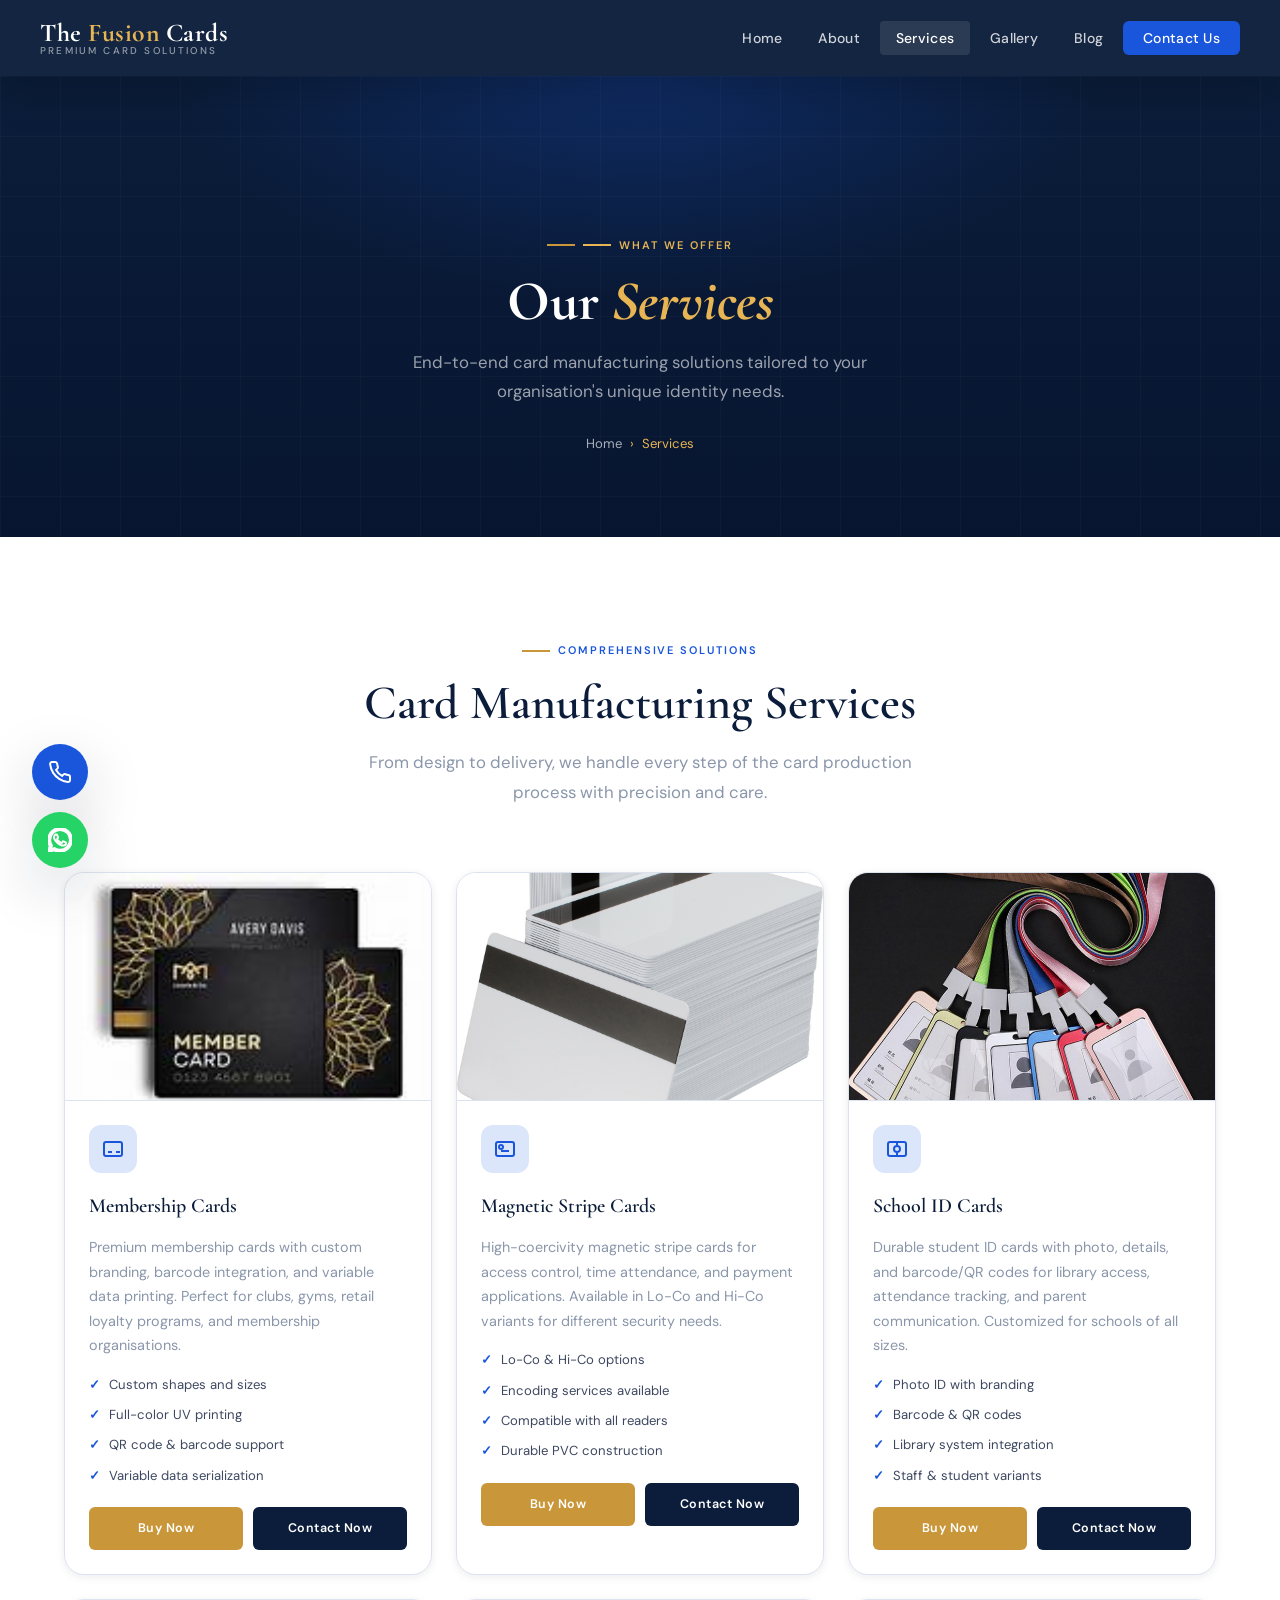
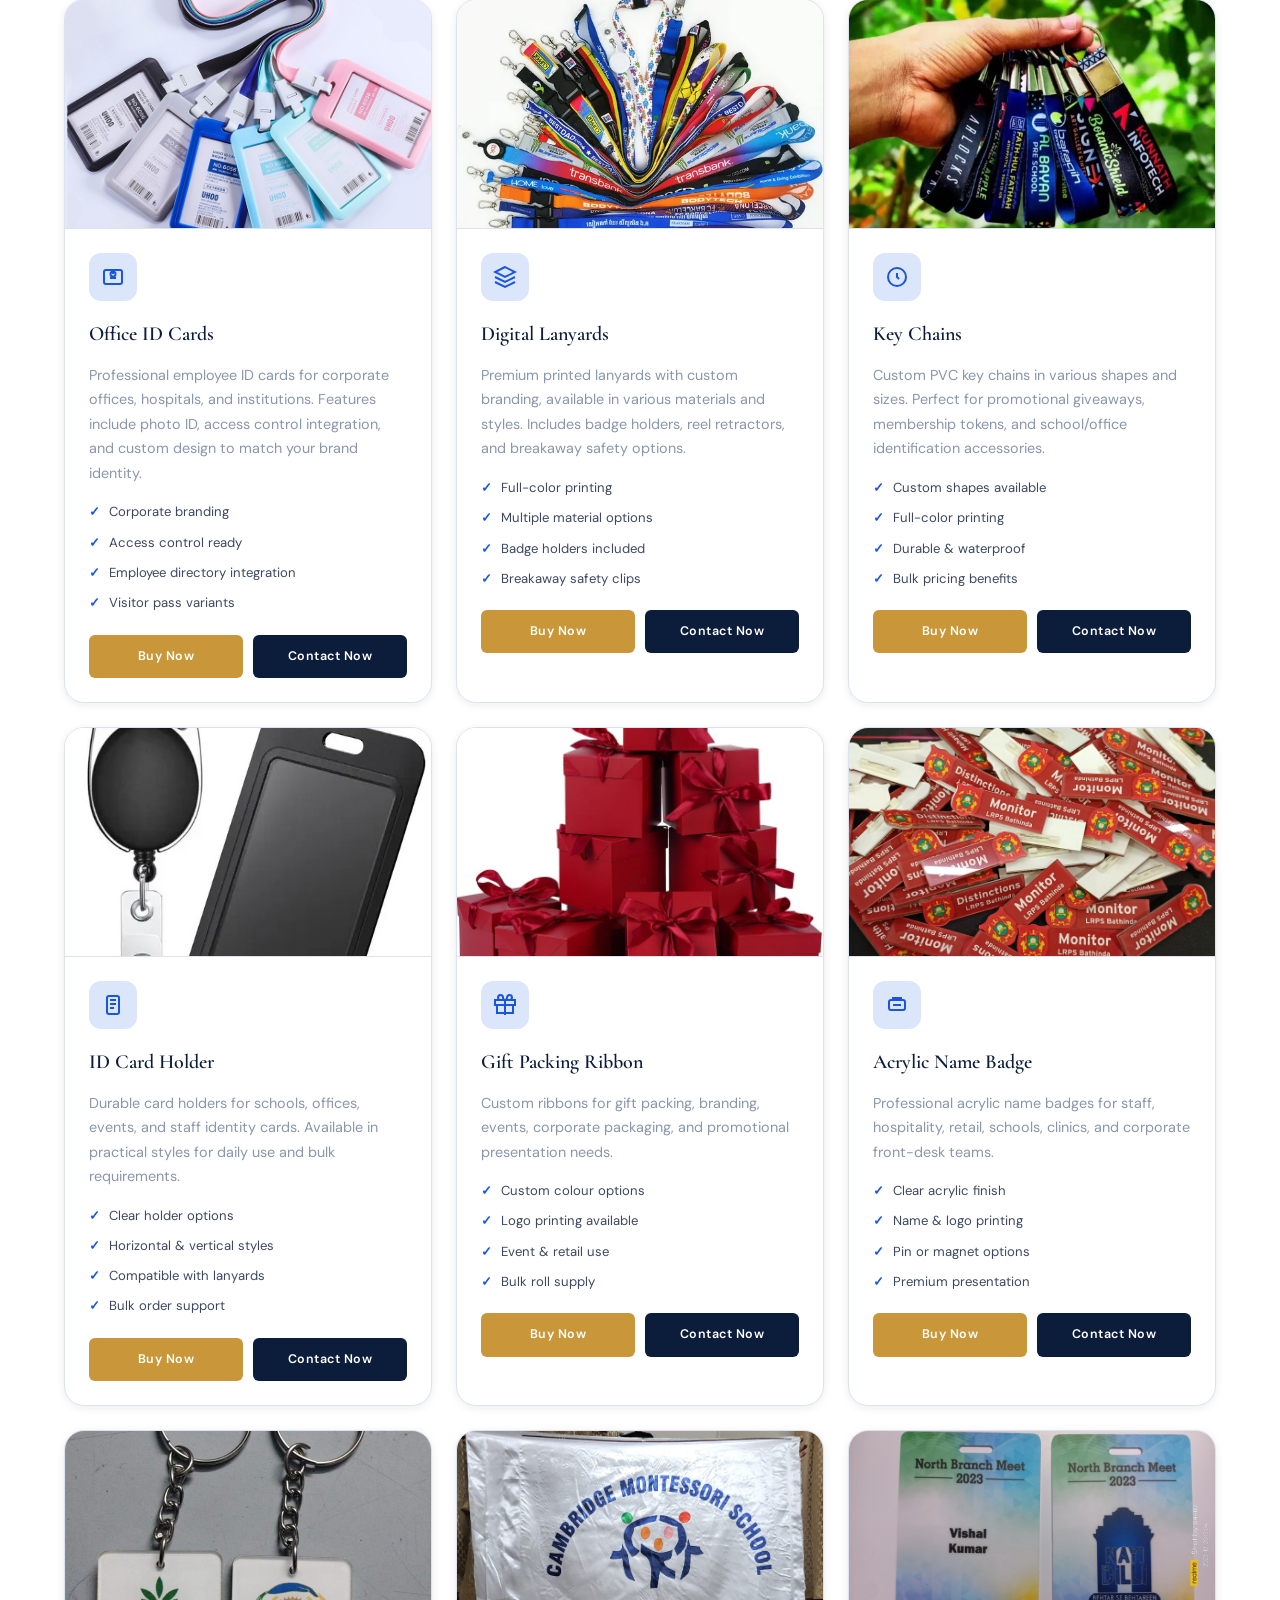
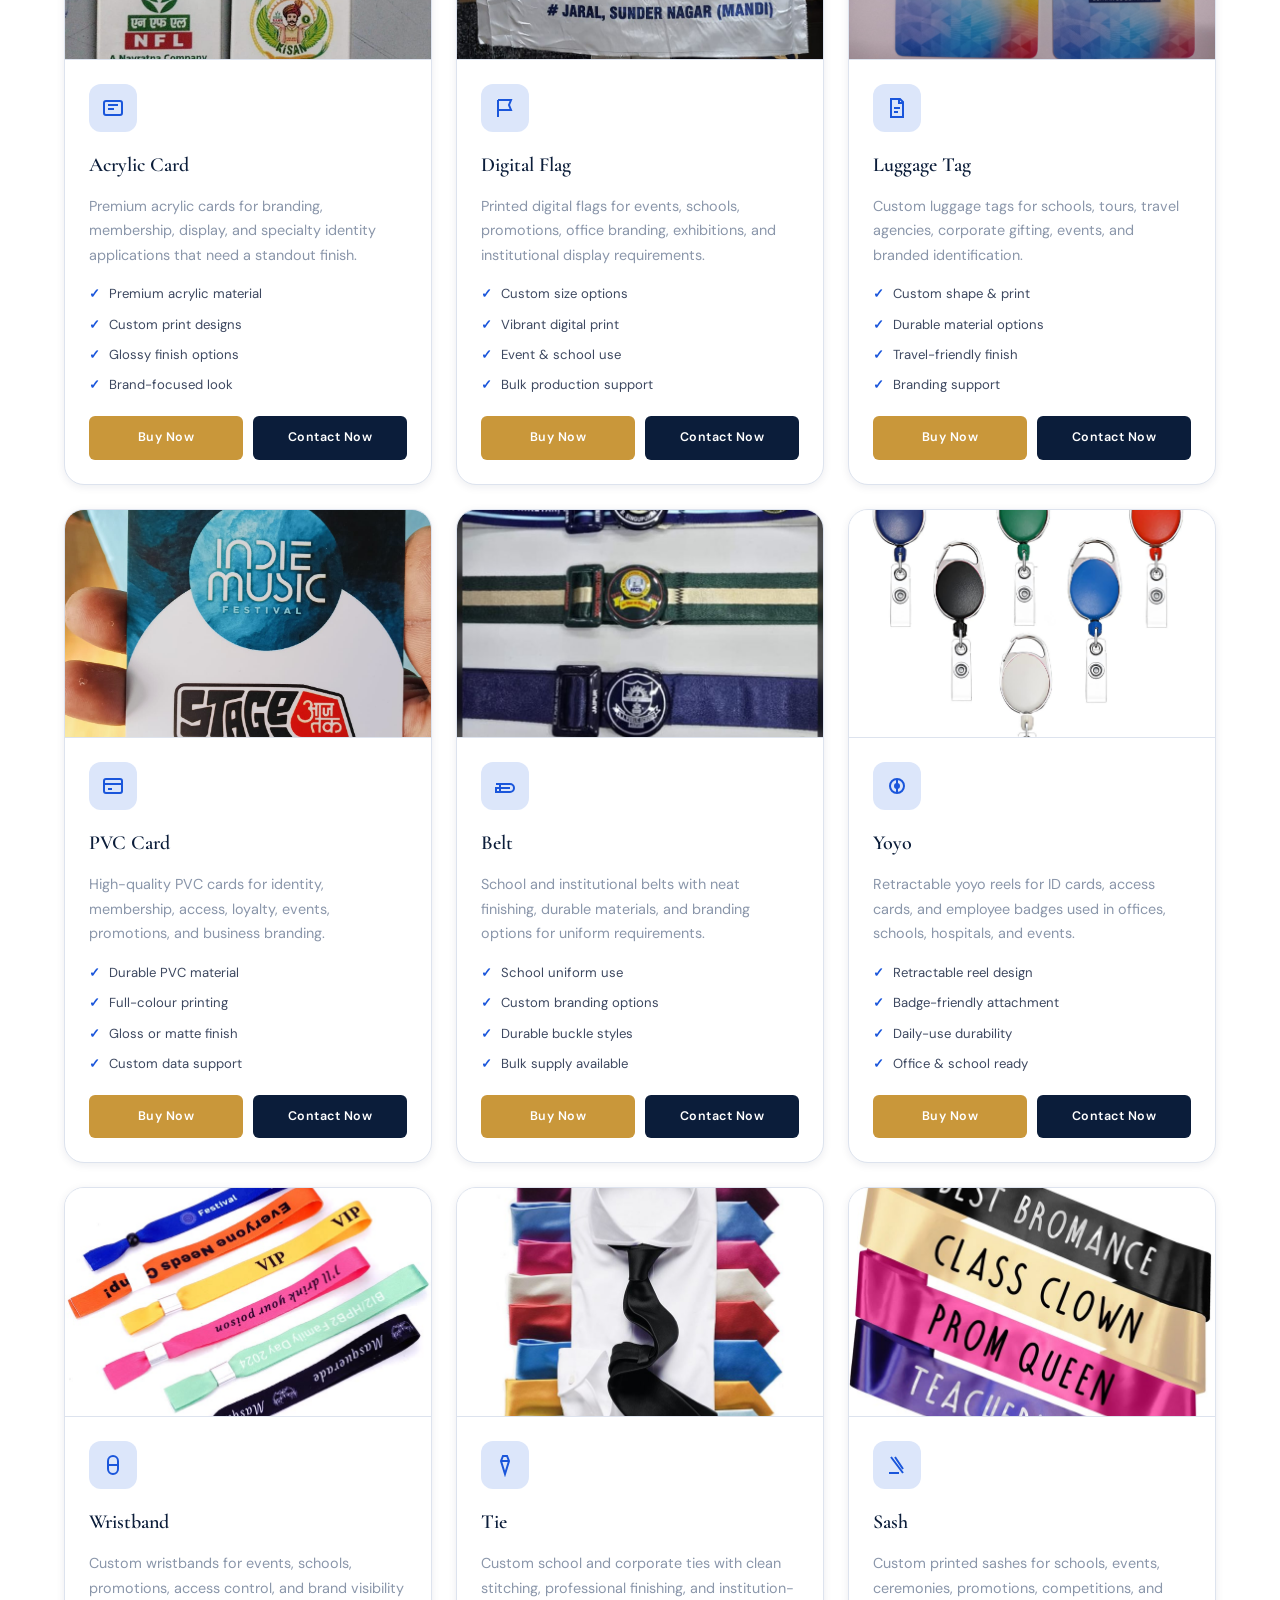
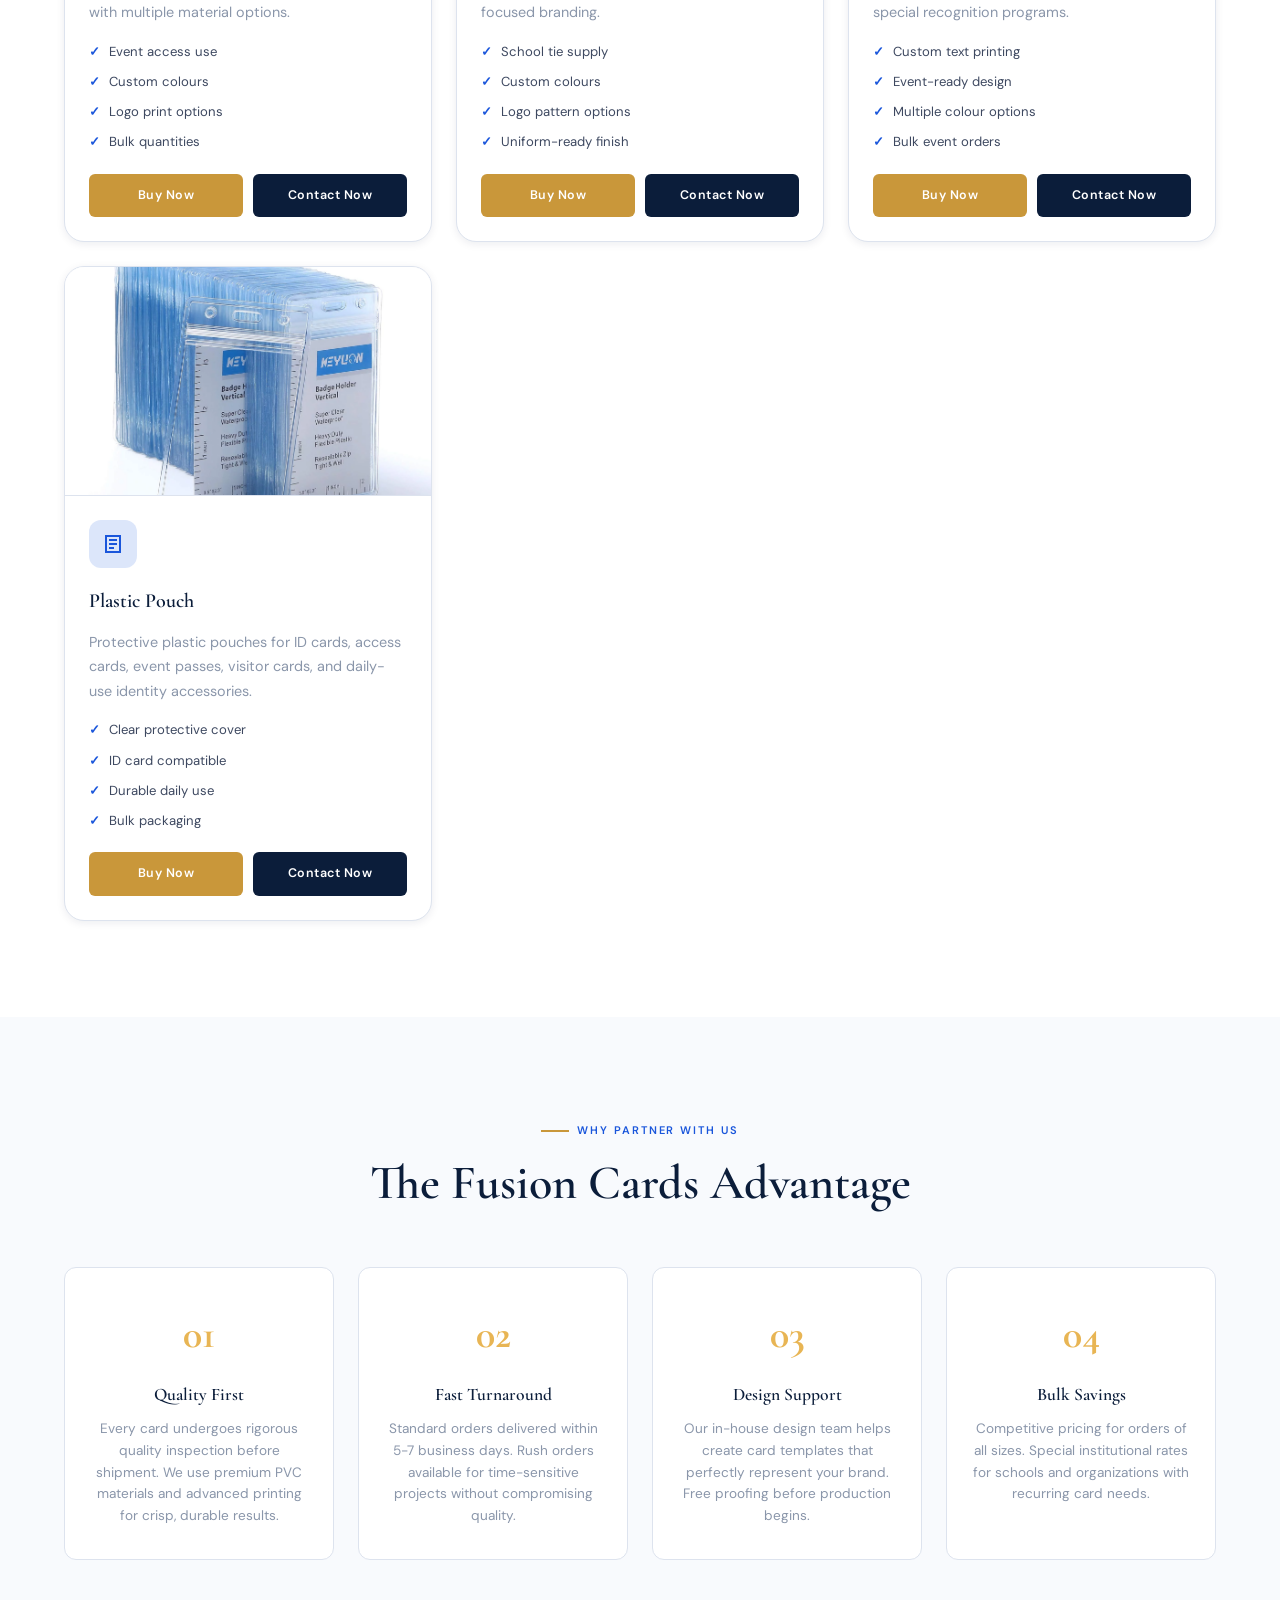
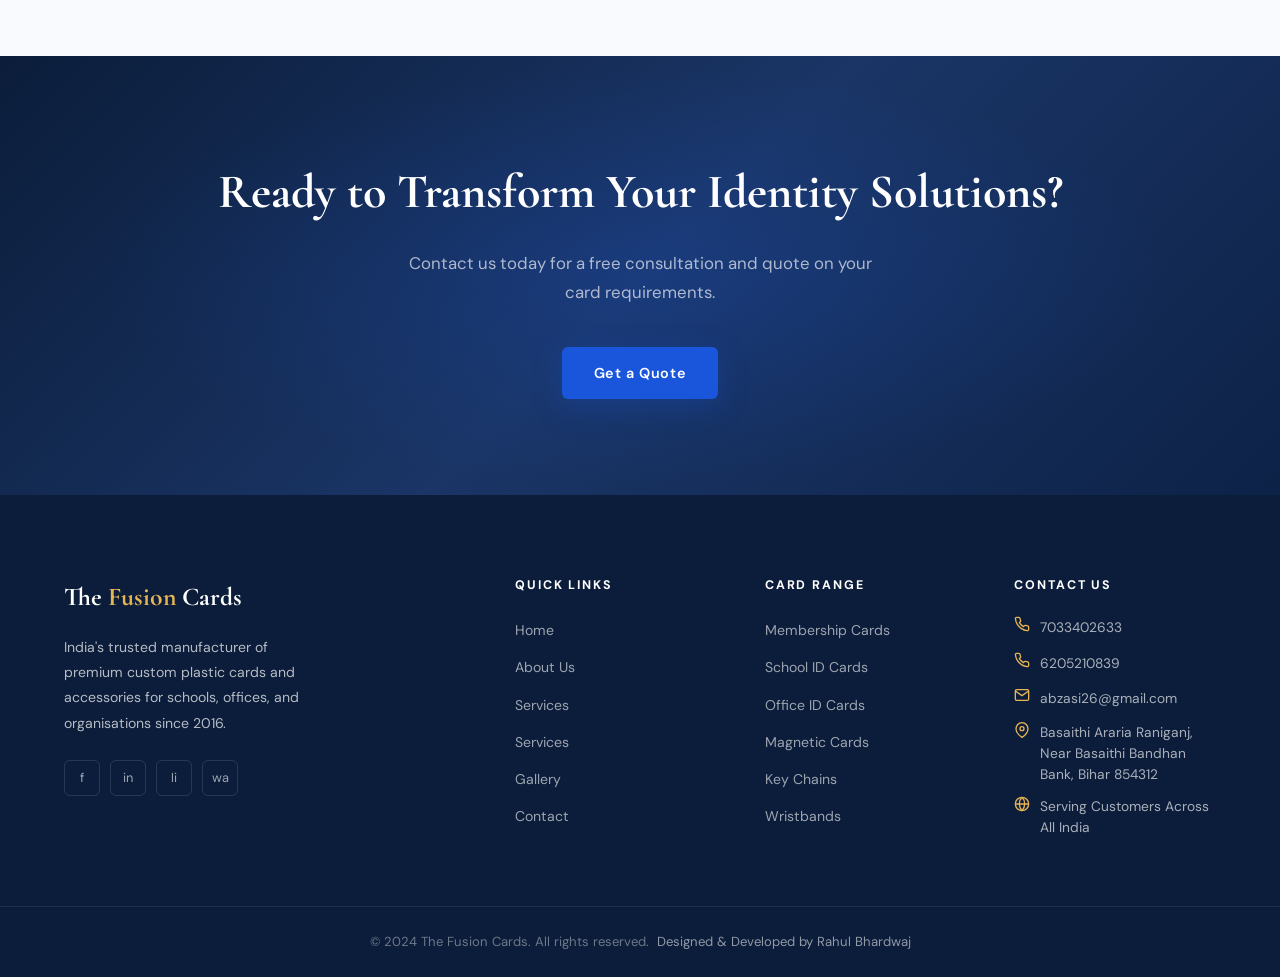
<file: services.html>
<!DOCTYPE html>
<html lang="en">
<head>
  <meta charset="UTF-8" />
  <meta name="viewport" content="width=device-width, initial-scale=1.0" />
  <meta name="description" content="Our Services &mdash; The Fusion Cards offers professional card manufacturing services including Membership Cards, ID Cards, Magnetic Stripe Cards, and more." />
  <meta name="keywords" content="Card Manufacturing Services, ID Card Printing, Membership Card Design, PVC Card Services" />
  <title>Services | The Fusion Cards</title>
  <link rel="stylesheet" href="style.css" />
</head>
<body>

  <nav class="navbar">
    <div class="nav-inner">
      <a href="index.html" class="nav-logo">
        <span class="logo-main">The <span>Fusion</span> Cards</span>
        <span class="logo-sub">Premium Card Solutions</span>
      </a>
      <ul class="nav-links">
        <li><a href="index.html">Home</a></li>
        <li><a href="about.html">About</a></li>
        <li><a href="services.html" class="active">Services</a></li>
        <li><a href="gallery.html">Gallery</a></li>
        <li><a href="blog.html">Blog</a></li>
        <li><a href="contact.html" class="nav-cta">Contact Us</a></li>
      </ul>
      <button class="hamburger" aria-label="Toggle menu"><span></span><span></span><span></span></button>
    </div>
  </nav>

  <div class="mobile-menu">
    <a href="index.html">Home</a>
    <a href="about.html">About Us</a>
    <a href="services.html">Services</a>
    <a href="gallery.html">Gallery</a>
    <a href="blog.html">Blog</a>
    <a href="contact.html" class="btn btn-primary mobile-cta">Contact Us</a>
  </div>

  <!-- Page Hero -->
  <section class="page-hero">
    <div class="page-hero-bg"></div>
    <div class="page-hero-grid"></div>
    <div class="page-hero-content">
      <div class="section-label" style="justify-content:center;color:var(--gold-light);display:flex;align-items:center;gap:8px;">
        <span style="width:28px;height:2px;background:var(--gold-light);display:inline-block;"></span>What We Offer
      </div>
      <h1>Our <span>Services</span></h1>
      <p>End-to-end card manufacturing solutions tailored to your organisation's unique identity needs.</p>
      <nav class="breadcrumb" aria-label="Breadcrumb">
        <a href="index.html">Home</a><span>&rsaquo;</span><span>Services</span>
      </nav>
    </div>
  </section>

  <!-- Services Grid -->
  <section class="section">
    <div class="container">
      <div class="text-center" style="margin-bottom:64px;">
        <div class="section-label">Comprehensive Solutions</div>
        <h2 class="section-title">Card Manufacturing Services</h2>
        <p class="section-subtitle">From design to delivery, we handle every step of the card production process with precision and care.</p>
      </div>

      <div class="services-grid">
        <!-- Service 1 -->
        <div class="service-card fade-up">
          <div class="service-img">
            <img src="Images/Membership Card NEW.jpg" alt="Membership Cards" loading="lazy">
          </div>
          <div class="service-content">
            <div class="service-icon">
              <svg width="24" height="24" fill="none" stroke="currentColor" stroke-width="2" viewBox="0 0 24 24"><rect x="3" y="5" width="18" height="14" rx="2"/><path d="M7 15h4m4 0h4"/></svg>
            </div>
            <h3>Membership Cards</h3>
            <p>Premium membership cards with custom branding, barcode integration, and variable data printing. Perfect for clubs, gyms, retail loyalty programs, and membership organisations.</p>
            <ul class="service-features">
              <li>Custom shapes and sizes</li>
              <li>Full-color UV printing</li>
              <li>QR code & barcode support</li>
              <li>Variable data serialization</li>
            </ul>
            <div class="card-actions">
              <a href="https://wa.me/917033402633?text=Hi%2C%20I%20want%20to%20buy%20Membership%20Cards." target="_blank" rel="noopener" class="btn btn-gold">Buy Now</a>
              <a href="tel:7033402633" class="btn btn-call">Contact Now</a>
            </div>
          </div>
        </div>

        <!-- Service 2 -->
        <div class="service-card fade-up">
          <div class="service-img">
            <img src="Images/Magnetic-Stripe-Cards.jpg" alt="Magnetic Stripe Cards" loading="lazy">
          </div>
          <div class="service-content">
            <div class="service-icon">
              <svg width="24" height="24" fill="none" stroke="currentColor" stroke-width="2" viewBox="0 0 24 24"><rect x="3" y="5" width="18" height="14" rx="2"/><circle cx="8" cy="10" r="2"/><path d="M8 14h8"/></svg>
            </div>
            <h3>Magnetic Stripe Cards</h3>
            <p>High-coercivity magnetic stripe cards for access control, time attendance, and payment applications. Available in Lo-Co and Hi-Co variants for different security needs.</p>
            <ul class="service-features">
              <li>Lo-Co & Hi-Co options</li>
              <li>Encoding services available</li>
              <li>Compatible with all readers</li>
              <li>Durable PVC construction</li>
            </ul>
            <div class="card-actions">
              <a href="https://wa.me/917033402633?text=Hi%2C%20I%20want%20to%20buy%20Magnetic%20Stripe%20Cards." target="_blank" rel="noopener" class="btn btn-gold">Buy Now</a>
              <a href="tel:7033402633" class="btn btn-call">Contact Now</a>
            </div>
          </div>
        </div>

        <!-- Service 3 -->
        <div class="service-card fade-up">
          <div class="service-img">
            <img src="Images/School ID Cards.jpeg" alt="School ID Cards" loading="lazy">
          </div>
          <div class="service-content">
            <div class="service-icon">
              <svg width="24" height="24" fill="none" stroke="currentColor" stroke-width="2" viewBox="0 0 24 24"><rect x="3" y="5" width="18" height="14" rx="2"/><circle cx="12" cy="12" r="3"/><path d="M12 6v2m0 8v2"/></svg>
            </div>
            <h3>School ID Cards</h3>
            <p>Durable student ID cards with photo, details, and barcode/QR codes for library access, attendance tracking, and parent communication. Customized for schools of all sizes.</p>
            <ul class="service-features">
              <li>Photo ID with branding</li>
              <li>Barcode & QR codes</li>
              <li>Library system integration</li>
              <li>Staff & student variants</li>
            </ul>
            <div class="card-actions">
              <a href="https://wa.me/917033402633?text=Hi%2C%20I%20want%20to%20buy%20School%20ID%20Cards." target="_blank" rel="noopener" class="btn btn-gold">Buy Now</a>
              <a href="tel:7033402633" class="btn btn-call">Contact Now</a>
            </div>
          </div>
        </div>

        <!-- Service 4 -->
        <div class="service-card fade-up">
          <div class="service-img">
            <img src="Images/Office ID Cards.png" alt="Office ID Cards" loading="lazy">
          </div>
          <div class="service-content">
            <div class="service-icon">
              <svg width="24" height="24" fill="none" stroke="currentColor" stroke-width="2" viewBox="0 0 24 24"><rect x="3" y="5" width="18" height="14" rx="2"/><circle cx="12" cy="9" r="2.5"/><path d="M12 7v2m-3 4h6"/></svg>
            </div>
            <h3>Office ID Cards</h3>
            <p>Professional employee ID cards for corporate offices, hospitals, and institutions. Features include photo ID, access control integration, and custom design to match your brand identity.</p>
            <ul class="service-features">
              <li>Corporate branding</li>
              <li>Access control ready</li>
              <li>Employee directory integration</li>
              <li>Visitor pass variants</li>
            </ul>
            <div class="card-actions">
              <a href="https://wa.me/917033402633?text=Hi%2C%20I%20want%20to%20buy%20Office%20ID%20Cards." target="_blank" rel="noopener" class="btn btn-gold">Buy Now</a>
              <a href="tel:7033402633" class="btn btn-call">Contact Now</a>
            </div>
          </div>
        </div>

        <!-- Service 5 -->
        <div class="service-card fade-up">
          <div class="service-img">
            <img src="Images/Digital Lanyards.png" alt="Digital Lanyards" loading="lazy">
          </div>
          <div class="service-content">
            <div class="service-icon">
              <svg width="24" height="24" fill="none" stroke="currentColor" stroke-width="2" viewBox="0 0 24 24"><path d="M12 2L2 7l10 5 10-5-10-5zM2 17l10 5 10-5M2 12l10 5 10-5"/></svg>
            </div>
            <h3>Digital Lanyards</h3>
            <p>Premium printed lanyards with custom branding, available in various materials and styles. Includes badge holders, reel retractors, and breakaway safety options.</p>
            <ul class="service-features">
              <li>Full-color printing</li>
              <li>Multiple material options</li>
              <li>Badge holders included</li>
              <li>Breakaway safety clips</li>
            </ul>
            <div class="card-actions">
              <a href="https://wa.me/917033402633?text=Hi%2C%20I%20want%20to%20buy%20Digital%20Lanyards." target="_blank" rel="noopener" class="btn btn-gold">Buy Now</a>
              <a href="tel:7033402633" class="btn btn-call">Contact Now</a>
            </div>
          </div>
        </div>

        <!-- Service 6 -->
        <div class="service-card fade-up">
          <div class="service-img">
            <img src="Images/Key Chains.jpeg" alt="Key Chains" loading="lazy">
          </div>
          <div class="service-content">
            <div class="service-icon">
              <svg width="24" height="24" fill="none" stroke="currentColor" stroke-width="2" viewBox="0 0 24 24"><circle cx="12" cy="12" r="9"/><path d="M12 8v4l2 2"/></svg>
            </div>
            <h3>Key Chains</h3>
            <p>Custom PVC key chains in various shapes and sizes. Perfect for promotional giveaways, membership tokens, and school/office identification accessories.</p>
            <ul class="service-features">
              <li>Custom shapes available</li>
              <li>Full-color printing</li>
              <li>Durable & waterproof</li>
              <li>Bulk pricing benefits</li>
            </ul>
            <div class="card-actions">
              <a href="https://wa.me/917033402633?text=Hi%2C%20I%20want%20to%20buy%20Key%20Chains." target="_blank" rel="noopener" class="btn btn-gold">Buy Now</a>
              <a href="tel:7033402633" class="btn btn-call">Contact Now</a>
            </div>
          </div>
        </div>

        <!-- Service 7 -->
        <div class="service-card fade-up">
          <div class="service-img">
            <img src="Images/ID Card Holder.png" alt="ID Card Holder" loading="lazy">
          </div>
          <div class="service-content">
            <div class="service-icon">
              <svg width="24" height="24" fill="none" stroke="currentColor" stroke-width="2" viewBox="0 0 24 24"><rect x="6" y="3" width="12" height="18" rx="2"/><path d="M9 7h6M9 11h6M9 15h4"/></svg>
            </div>
            <h3>ID Card Holder</h3>
            <p>Durable card holders for schools, offices, events, and staff identity cards. Available in practical styles for daily use and bulk requirements.</p>
            <ul class="service-features">
              <li>Clear holder options</li>
              <li>Horizontal & vertical styles</li>
              <li>Compatible with lanyards</li>
              <li>Bulk order support</li>
            </ul>
            <div class="card-actions">
              <a href="https://wa.me/917033402633?text=Hi%2C%20I%20want%20to%20buy%20ID%20Card%20Holder." target="_blank" rel="noopener" class="btn btn-gold">Buy Now</a>
              <a href="tel:7033402633" class="btn btn-call">Contact Now</a>
            </div>
          </div>
        </div>

        <!-- Service 8 -->
        <div class="service-card fade-up">
          <div class="service-img">
            <img src="Images/Gift Packing Ribbon.jpeg" alt="Gift Packing Ribbon" loading="lazy">
          </div>
          <div class="service-content">
            <div class="service-icon">
              <svg width="24" height="24" fill="none" stroke="currentColor" stroke-width="2" viewBox="0 0 24 24"><path d="M20 12v8H4v-8M22 7H2v5h20V7zM12 22V7M12 7H7.5A2.5 2.5 0 1110 4.5c0 2.5 2 2.5 2 2.5zM12 7h4.5A2.5 2.5 0 1014 4.5C14 7 12 7 12 7z"/></svg>
            </div>
            <h3>Gift Packing Ribbon</h3>
            <p>Custom ribbons for gift packing, branding, events, corporate packaging, and promotional presentation needs.</p>
            <ul class="service-features">
              <li>Custom colour options</li>
              <li>Logo printing available</li>
              <li>Event & retail use</li>
              <li>Bulk roll supply</li>
            </ul>
            <div class="card-actions">
              <a href="https://wa.me/917033402633?text=Hi%2C%20I%20want%20to%20buy%20Gift%20Packing%20Ribbon." target="_blank" rel="noopener" class="btn btn-gold">Buy Now</a>
              <a href="tel:7033402633" class="btn btn-call">Contact Now</a>
            </div>
          </div>
        </div>

        <!-- Service 9 -->
        <div class="service-card fade-up">
          <div class="service-img">
            <img src="Images/Acrylic Name Badge.jpeg" alt="Acrylic Name Badge" loading="lazy">
          </div>
          <div class="service-content">
            <div class="service-icon">
              <svg width="24" height="24" fill="none" stroke="currentColor" stroke-width="2" viewBox="0 0 24 24"><rect x="4" y="7" width="16" height="10" rx="2"/><path d="M8 7V5h8v2M8 12h8"/></svg>
            </div>
            <h3>Acrylic Name Badge</h3>
            <p>Professional acrylic name badges for staff, hospitality, retail, schools, clinics, and corporate front-desk teams.</p>
            <ul class="service-features">
              <li>Clear acrylic finish</li>
              <li>Name & logo printing</li>
              <li>Pin or magnet options</li>
              <li>Premium presentation</li>
            </ul>
            <div class="card-actions">
              <a href="https://wa.me/917033402633?text=Hi%2C%20I%20want%20to%20buy%20Acrylic%20Name%20Badge." target="_blank" rel="noopener" class="btn btn-gold">Buy Now</a>
              <a href="tel:7033402633" class="btn btn-call">Contact Now</a>
            </div>
          </div>
        </div>

        <!-- Service 10 -->
        <div class="service-card fade-up">
          <div class="service-img">
            <img src="Images/Acrylic Card.png" alt="Acrylic Card" loading="lazy">
          </div>
          <div class="service-content">
            <div class="service-icon">
              <svg width="24" height="24" fill="none" stroke="currentColor" stroke-width="2" viewBox="0 0 24 24"><rect x="3" y="5" width="18" height="14" rx="2"/><path d="M7 9h10M7 13h6"/></svg>
            </div>
            <h3>Acrylic Card</h3>
            <p>Premium acrylic cards for branding, membership, display, and specialty identity applications that need a standout finish.</p>
            <ul class="service-features">
              <li>Premium acrylic material</li>
              <li>Custom print designs</li>
              <li>Glossy finish options</li>
              <li>Brand-focused look</li>
            </ul>
            <div class="card-actions">
              <a href="https://wa.me/917033402633?text=Hi%2C%20I%20want%20to%20buy%20Acrylic%20Card." target="_blank" rel="noopener" class="btn btn-gold">Buy Now</a>
              <a href="tel:7033402633" class="btn btn-call">Contact Now</a>
            </div>
          </div>
        </div>

        <!-- Service 11 -->
        <div class="service-card fade-up">
          <div class="service-img">
            <img src="Images/Digital Flag.jpeg" alt="Digital Flag" loading="lazy">
          </div>
          <div class="service-content">
            <div class="service-icon">
              <svg width="24" height="24" fill="none" stroke="currentColor" stroke-width="2" viewBox="0 0 24 24"><path d="M5 21V4M5 4h13l-2 5 2 5H5"/></svg>
            </div>
            <h3>Digital Flag</h3>
            <p>Printed digital flags for events, schools, promotions, office branding, exhibitions, and institutional display requirements.</p>
            <ul class="service-features">
              <li>Custom size options</li>
              <li>Vibrant digital print</li>
              <li>Event & school use</li>
              <li>Bulk production support</li>
            </ul>
            <div class="card-actions">
              <a href="https://wa.me/917033402633?text=Hi%2C%20I%20want%20to%20buy%20Digital%20Flag." target="_blank" rel="noopener" class="btn btn-gold">Buy Now</a>
              <a href="tel:7033402633" class="btn btn-call">Contact Now</a>
            </div>
          </div>
        </div>

        <!-- Service 12 -->
        <div class="service-card fade-up">
          <div class="service-img">
            <img src="Images/Luggage Tag.jpeg" alt="Luggage Tag" loading="lazy">
          </div>
          <div class="service-content">
            <div class="service-icon">
              <svg width="24" height="24" fill="none" stroke="currentColor" stroke-width="2" viewBox="0 0 24 24"><path d="M6 3h9l3 3v15H6V3z"/><path d="M14 3v4h4M9 12h6M9 16h4"/></svg>
            </div>
            <h3>Luggage Tag</h3>
            <p>Custom luggage tags for schools, tours, travel agencies, corporate gifting, events, and branded identification.</p>
            <ul class="service-features">
              <li>Custom shape & print</li>
              <li>Durable material options</li>
              <li>Travel-friendly finish</li>
              <li>Branding support</li>
            </ul>
            <div class="card-actions">
              <a href="https://wa.me/917033402633?text=Hi%2C%20I%20want%20to%20buy%20Luggage%20Tag." target="_blank" rel="noopener" class="btn btn-gold">Buy Now</a>
              <a href="tel:7033402633" class="btn btn-call">Contact Now</a>
            </div>
          </div>
        </div>

        <!-- Service 13 -->
        <div class="service-card fade-up">
          <div class="service-img">
            <img src="Images/PVC Card.jpeg" alt="PVC Card" loading="lazy">
          </div>
          <div class="service-content">
            <div class="service-icon">
              <svg width="24" height="24" fill="none" stroke="currentColor" stroke-width="2" viewBox="0 0 24 24"><rect x="3" y="5" width="18" height="14" rx="2"/><path d="M3 10h18M7 15h4"/></svg>
            </div>
            <h3>PVC Card</h3>
            <p>High-quality PVC cards for identity, membership, access, loyalty, events, promotions, and business branding.</p>
            <ul class="service-features">
              <li>Durable PVC material</li>
              <li>Full-colour printing</li>
              <li>Gloss or matte finish</li>
              <li>Custom data support</li>
            </ul>
            <div class="card-actions">
              <a href="https://wa.me/917033402633?text=Hi%2C%20I%20want%20to%20buy%20PVC%20Card." target="_blank" rel="noopener" class="btn btn-gold">Buy Now</a>
              <a href="tel:7033402633" class="btn btn-call">Contact Now</a>
            </div>
          </div>
        </div>

        <!-- Service 14 -->
        <div class="service-card fade-up">
          <div class="service-img">
            <img src="Images/Belt.jpeg" alt="Belt" loading="lazy">
          </div>
          <div class="service-content">
            <div class="service-icon">
              <svg width="24" height="24" fill="none" stroke="currentColor" stroke-width="2" viewBox="0 0 24 24"><path d="M3 10h14a4 4 0 010 8H3v-4h14M7 10v8"/></svg>
            </div>
            <h3>Belt</h3>
            <p>School and institutional belts with neat finishing, durable materials, and branding options for uniform requirements.</p>
            <ul class="service-features">
              <li>School uniform use</li>
              <li>Custom branding options</li>
              <li>Durable buckle styles</li>
              <li>Bulk supply available</li>
            </ul>
            <div class="card-actions">
              <a href="https://wa.me/917033402633?text=Hi%2C%20I%20want%20to%20buy%20Belt." target="_blank" rel="noopener" class="btn btn-gold">Buy Now</a>
              <a href="tel:7033402633" class="btn btn-call">Contact Now</a>
            </div>
          </div>
        </div>

        <!-- Service 15 -->
        <div class="service-card fade-up">
          <div class="service-img">
            <img src="Images/Yoyo.png" alt="Yoyo" loading="lazy">
          </div>
          <div class="service-content">
            <div class="service-icon">
              <svg width="24" height="24" fill="none" stroke="currentColor" stroke-width="2" viewBox="0 0 24 24"><circle cx="12" cy="12" r="7"/><circle cx="12" cy="12" r="2"/><path d="M12 5v14"/></svg>
            </div>
            <h3>Yoyo</h3>
            <p>Retractable yoyo reels for ID cards, access cards, and employee badges used in offices, schools, hospitals, and events.</p>
            <ul class="service-features">
              <li>Retractable reel design</li>
              <li>Badge-friendly attachment</li>
              <li>Daily-use durability</li>
              <li>Office & school ready</li>
            </ul>
            <div class="card-actions">
              <a href="https://wa.me/917033402633?text=Hi%2C%20I%20want%20to%20buy%20Yoyo." target="_blank" rel="noopener" class="btn btn-gold">Buy Now</a>
              <a href="tel:7033402633" class="btn btn-call">Contact Now</a>
            </div>
          </div>
        </div>

        <!-- Service 16 -->
        <div class="service-card fade-up">
          <div class="service-img">
            <img src="Images/Wristband.jpeg" alt="Wristband" loading="lazy">
          </div>
          <div class="service-content">
            <div class="service-icon">
              <svg width="24" height="24" fill="none" stroke="currentColor" stroke-width="2" viewBox="0 0 24 24"><path d="M7 8a5 5 0 0110 0v8a5 5 0 01-10 0V8z"/><path d="M7 12h10"/></svg>
            </div>
            <h3>Wristband</h3>
            <p>Custom wristbands for events, schools, promotions, access control, and brand visibility with multiple material options.</p>
            <ul class="service-features">
              <li>Event access use</li>
              <li>Custom colours</li>
              <li>Logo print options</li>
              <li>Bulk quantities</li>
            </ul>
            <div class="card-actions">
              <a href="https://wa.me/917033402633?text=Hi%2C%20I%20want%20to%20buy%20Wristband." target="_blank" rel="noopener" class="btn btn-gold">Buy Now</a>
              <a href="tel:7033402633" class="btn btn-call">Contact Now</a>
            </div>
          </div>
        </div>

        <!-- Service 17 -->
        <div class="service-card fade-up">
          <div class="service-img">
            <img src="Images/Tie.jpeg" alt="Tie" loading="lazy">
          </div>
          <div class="service-content">
            <div class="service-icon">
              <svg width="24" height="24" fill="none" stroke="currentColor" stroke-width="2" viewBox="0 0 24 24"><path d="M10 3h4l2 5-4 13L8 8l2-5z"/><path d="M8 8h8"/></svg>
            </div>
            <h3>Tie</h3>
            <p>Custom school and corporate ties with clean stitching, professional finishing, and institution-focused branding.</p>
            <ul class="service-features">
              <li>School tie supply</li>
              <li>Custom colours</li>
              <li>Logo pattern options</li>
              <li>Uniform-ready finish</li>
            </ul>
            <div class="card-actions">
              <a href="https://wa.me/917033402633?text=Hi%2C%20I%20want%20to%20buy%20Tie." target="_blank" rel="noopener" class="btn btn-gold">Buy Now</a>
              <a href="tel:7033402633" class="btn btn-call">Contact Now</a>
            </div>
          </div>
        </div>

        <!-- Service 18 -->
        <div class="service-card fade-up">
          <div class="service-img">
            <img src="Images/Sash.jpeg" alt="Sash" loading="lazy">
          </div>
          <div class="service-content">
            <div class="service-icon">
              <svg width="24" height="24" fill="none" stroke="currentColor" stroke-width="2" viewBox="0 0 24 24"><path d="M6 4l12 16M10 4l8 12M4 20h10"/></svg>
            </div>
            <h3>Sash</h3>
            <p>Custom printed sashes for schools, events, ceremonies, promotions, competitions, and special recognition programs.</p>
            <ul class="service-features">
              <li>Custom text printing</li>
              <li>Event-ready design</li>
              <li>Multiple colour options</li>
              <li>Bulk event orders</li>
            </ul>
            <div class="card-actions">
              <a href="https://wa.me/917033402633?text=Hi%2C%20I%20want%20to%20buy%20Sash." target="_blank" rel="noopener" class="btn btn-gold">Buy Now</a>
              <a href="tel:7033402633" class="btn btn-call">Contact Now</a>
            </div>
          </div>
        </div>

        <!-- Service 19 -->
        <div class="service-card fade-up">
          <div class="service-img">
            <img src="Images/Plastic Pouch.png" alt="Plastic Pouch" loading="lazy">
          </div>
          <div class="service-content">
            <div class="service-icon">
              <svg width="24" height="24" fill="none" stroke="currentColor" stroke-width="2" viewBox="0 0 24 24"><path d="M5 4h14v16H5V4z"/><path d="M8 8h8M8 12h8M8 16h5"/></svg>
            </div>
            <h3>Plastic Pouch</h3>
            <p>Protective plastic pouches for ID cards, access cards, event passes, visitor cards, and daily-use identity accessories.</p>
            <ul class="service-features">
              <li>Clear protective cover</li>
              <li>ID card compatible</li>
              <li>Durable daily use</li>
              <li>Bulk packaging</li>
            </ul>
            <div class="card-actions">
              <a href="https://wa.me/917033402633?text=Hi%2C%20I%20want%20to%20buy%20Plastic%20Pouch." target="_blank" rel="noopener" class="btn btn-gold">Buy Now</a>
              <a href="tel:7033402633" class="btn btn-call">Contact Now</a>
            </div>
          </div>
        </div>
      </div>
    </div>
  </section>

  <!-- Section -->
  <section class="section" style="background:var(--off-white);">
    <div class="container">
      <div class="text-center">
        <div class="section-label">Why Partner With Us</div>
        <h2 class="section-title">The Fusion Cards Advantage</h2>
      </div>
      <div class="advantage-grid">
        <div class="advantage-item fade-up">
          <div class="advantage-num">01</div>
          <h4>Quality First</h4>
          <p>Every card undergoes rigorous quality inspection before shipment. We use premium PVC materials and advanced printing for crisp, durable results.</p>
        </div>
        <div class="advantage-item fade-up">
          <div class="advantage-num">02</div>
          <h4>Fast Turnaround</h4>
          <p>Standard orders delivered within 5-7 business days. Rush orders available for time-sensitive projects without compromising quality.</p>
        </div>
        <div class="advantage-item fade-up">
          <div class="advantage-num">03</div>
          <h4>Design Support</h4>
          <p>Our in-house design team helps create card templates that perfectly represent your brand. Free proofing before production begins.</p>
        </div>
        <div class="advantage-item fade-up">
          <div class="advantage-num">04</div>
          <h4>Bulk Savings</h4>
          <p>Competitive pricing for orders of all sizes. Special institutional rates for schools and organizations with recurring card needs.</p>
        </div>
      </div>
    </div>
  </section>

  <!-- Section -->
  <section class="section cta-section">
    <div class="container">
      <div class="cta-content">
        <h2>Ready to Transform Your Identity Solutions?</h2>
        <p>Contact us today for a free consultation and quote on your card requirements.</p>
        <a href="contact.html" class="btn btn-primary">Get a Quote</a>
      </div>
    </div>
  </section>

  <!-- Section -->
  <footer class="footer">
    <div class="container">
      <div class="footer-grid">
        <div class="footer-brand">
          <div class="logo-main">The <span>Fusion</span> Cards</div>
          <p>India's trusted manufacturer of premium custom plastic cards and accessories for schools, offices, and organisations since 2016.</p>
          <div class="footer-social">
            <a href="#" title="Facebook" aria-label="Facebook">f</a>
            <a href="#" title="Instagram" aria-label="Instagram">in</a>
            <a href="#" title="LinkedIn" aria-label="LinkedIn">li</a>
            <a href="#" title="WhatsApp" aria-label="WhatsApp">wa</a>
          </div>
        </div>

        <div class="footer-col">
          <h4>Quick Links</h4>
          <ul>
            <li><a href="index.html">Home</a></li>
            <li><a href="about.html">About Us</a></li>
            <li><a href="services.html">Services</a></li>
            <li><a href="services.html">Services</a></li>
            <li><a href="gallery.html">Gallery</a></li>
            <li><a href="contact.html">Contact</a></li>
          </ul>
        </div>

        <div class="footer-col">
          <h4>Card Range</h4>
          <ul>
            <li><a href="services.html">Membership Cards</a></li>
            <li><a href="services.html">School ID Cards</a></li>
            <li><a href="services.html">Office ID Cards</a></li>
            <li><a href="services.html">Magnetic Cards</a></li>
            <li><a href="services.html">Key Chains</a></li>
            <li><a href="services.html">Wristbands</a></li>
          </ul>
        </div>

        <div class="footer-col">
          <h4>Contact Us</h4>
          <div class="footer-contact-item">
            <svg width="16" height="16" fill="none" stroke="currentColor" stroke-width="2" viewBox="0 0 24 24"><path d="M22 16.92v3a2 2 0 01-2.18 2 19.79 19.79 0 01-8.63-3.07 19.5 19.5 0 01-6-6A19.79 19.79 0 012.12 4.18 2 2 0 014.11 2h3a2 2 0 012 1.72c.127.96.361 1.903.7 2.81a2 2 0 01-.45 2.11L8.09 9.91a16 16 0 006 6l1.27-1.27a2 2 0 012.11-.45c.907.339 1.85.573 2.81.7A2 2 0 0122 16.92z"/></svg>
            <a href="tel:7033402633">7033402633</a>
          </div>
          <div class="footer-contact-item">
            <svg width="16" height="16" fill="none" stroke="currentColor" stroke-width="2" viewBox="0 0 24 24"><path d="M22 16.92v3a2 2 0 01-2.18 2 19.79 19.79 0 01-8.63-3.07 19.5 19.5 0 01-6-6A19.79 19.79 0 012.12 4.18 2 2 0 014.11 2h3a2 2 0 012 1.72c.127.96.361 1.903.7 2.81a2 2 0 01-.45 2.11L8.09 9.91a16 16 0 006 6l1.27-1.27a2 2 0 012.11-.45c.907.339 1.85.573 2.81.7A2 2 0 0122 16.92z"/></svg>
            <a href="tel:6205210839">6205210839</a>
          </div>
          <div class="footer-contact-item">
            <svg width="16" height="16" fill="none" stroke="currentColor" stroke-width="2" viewBox="0 0 24 24"><path d="M4 4h16c1.1 0 2 .9 2 2v12c0 1.1-.9 2-2 2H4c-1.1 0-2-.9-2-2V6c0-1.1.9-2 2-2z"/><polyline points="22,6 12,13 2,6"/></svg>
            <a href="mailto:abzasi26@gmail.com">abzasi26@gmail.com</a>
          </div>
          <div class="footer-contact-item">
            <svg width="16" height="16" fill="none" stroke="currentColor" stroke-width="2" viewBox="0 0 24 24"><path d="M21 10c0 7-9 13-9 13s-9-6-9-13a9 9 0 0118 0z"/><circle cx="12" cy="10" r="3"/></svg>
            <span>Basaithi Araria Raniganj, Near Basaithi Bandhan Bank, Bihar 854312</span>
          </div>
          <div class="footer-contact-item">
            <svg width="16" height="16" fill="none" stroke="currentColor" stroke-width="2" viewBox="0 0 24 24"><path d="M12 2a10 10 0 100 20 10 10 0 000-20z"/><path d="M2 12h20M12 2c3 3 4 6.5 4 10s-1 7-4 10M12 2c-3 3-4 6.5-4 10s1 7 4 10"/></svg>
            <span>Serving Customers Across All India</span>
          </div>
        </div>
      </div>
    </div>

    <div class="footer-bottom">
      <div class="container" style="display:flex; justify-content:space-between; align-items:center; flex-wrap:wrap; gap:8px;">
        <span>&copy; 2024 The Fusion Cards. All rights reserved.</span>
        <span><a href="https://www.linkedin.com/in/rahul-bhardwaj-b221022b1" target="_blank" rel="noopener">Designed &amp; Developed by Rahul Bhardwaj</a></span>
      </div>
    </div>
  </footer>

  <!-- Floating Buttons -->
  <div class="floating-buttons">
    <a href="tel:7033402633" class="floating-btn call" aria-label="Call us">
      <svg width="24" height="24" fill="none" stroke="currentColor" stroke-width="2" viewBox="0 0 24 24"><path d="M22 16.92v3a2 2 0 01-2.18 2 19.79 19.79 0 01-8.63-3.07 19.5 19.5 0 01-6-6 19.79 19.79 0 01-3.07-8.67A2 2 0 014.11 2h3a2 2 0 012 1.72 12.84 12.84 0 00.7 2.81 2 2 0 01-.45 2.11L8.09 9.91a16 16 0 006 6l1.27-1.27a2 2 0 012.11-.45 12.84 12.84 0 002.81.7A2 2 0 0122 16.92z"/></svg>
      <span class="tooltip">Call Us</span>
    </a>
    <a href="https://wa.me/917033402633" target="_blank" class="floating-btn whatsapp" aria-label="WhatsApp">
      <svg width="24" height="24" fill="none" stroke="currentColor" stroke-width="2" viewBox="0 0 24 24"><path d="M17.472 14.382c-.297-.149-1.758-.867-2.03-.967-.273-.099-.471-.148-.67.15-.197.297-.767.966-.94 1.164-.173.199-.347.223-.644.075-.297-.15-1.255-.463-2.39-1.475-.883-.788-1.48-1.761-1.653-2.059-.173-.297-.018-.458.13-.606.134-.133.298-.347.446-.52.149-.174.198-.298.298-.497.099-.198.05-.371-.025-.52-.075-.149-.669-1.612-.916-2.207-.242-.579-.487-.5-.669-.51-.173-.008-.371-.01-.57-.01-.198 0-.52.074-.792.372-.272.297-1.04 1.016-1.04 2.479 0 1.462 1.065 2.875 1.213 3.074.149.198 2.096 3.2 5.077 4.487.709.306 1.262.489 1.694.625.712.227 1.36.195 1.871.118.571-.085 1.758-.719 2.006-1.413.248-.694.248-1.289.173-1.413-.074-.124-.272-.198-.57-.347m-5.421 7.403h-.004a9.87 9.87 0 01-5.031-1.378l-.361-.214-3.741.982.998-3.648-.235-.374a9.86 9.86 0 01-1.51-5.26c.001-5.45 4.436-9.884 9.888-9.884 2.64 0 5.122 1.03 6.988 2.898a9.825 9.825 0 012.893 6.994c-.003 5.45-4.437 9.884-9.885 9.884m8.413-18.297A11.815 11.815 0 0012.05 0C5.495 0 .16 5.335.157 11.892c0 2.096.547 4.142 1.588 5.945L.057 24l6.305-1.654a11.882 11.882 0 005.683 1.448h.005c6.554 0 11.89-5.335 11.893-11.893a11.821 11.821 0 00-3.48-8.413z"/></svg>
      <span class="tooltip">WhatsApp</span>
    </a>
  </div>

  <button class="scroll-top" aria-label="Scroll to top">
    <svg width="20" height="20" fill="none" stroke="currentColor" stroke-width="2" viewBox="0 0 24 24"><path d="M18 15l-6-6-6 6"/></svg>
  </button>

  <script src="script.js"></script>
</body>
</html>
</file>
<file: style.css>
/* ============================================================
   THE FUSION CARDS â€” Main Stylesheet
   Author: Generated for The Fusion Cards
   Description: Premium plastic card manufacturer website
   ============================================================ */

/* â”€â”€ Google Fonts Import â”€â”€ */
@import url('https://fonts.googleapis.com/css2?family=Cormorant+Garamond:wght@400;500;600;700&family=DM+Sans:wght@300;400;500;600&display=swap');

/* â”€â”€ CSS Variables â”€â”€ */
:root {
  --navy:        #0B1D3A;
  --navy-light:  #142850;
  --blue:        #1A56DB;
  --blue-light:  #3B82F6;
  --blue-glow:   rgba(26, 86, 219, 0.15);
  --gold:        #C9973A;
  --gold-light:  #E8B554;
  --white:       #FFFFFF;
  --off-white:   #F8FAFD;
  --gray-100:    #EFF2F7;
  --gray-200:    #DDE3EE;
  --gray-500:    #8A96AA;
  --gray-700:    #3D4860;
  --text-dark:   #0B1D3A;
  --text-body:   #3D4860;
  --text-muted:  #8A96AA;

  --font-display: 'Cormorant Garamond', Georgia, serif;
  --font-body:    'DM Sans', sans-serif;

  --shadow-sm:  0 2px 8px rgba(11,29,58,0.08);
  --shadow-md:  0 8px 30px rgba(11,29,58,0.12);
  --shadow-lg:  0 20px 60px rgba(11,29,58,0.18);
  --shadow-blue: 0 8px 30px rgba(26,86,219,0.25);

  --radius-sm:  6px;
  --radius-md:  12px;
  --radius-lg:  20px;
  --radius-xl:  32px;

  --transition: all 0.3s cubic-bezier(0.4, 0, 0.2, 1);
  --max-w:      1200px;
}

/* â”€â”€ Reset & Base â”€â”€ */
*, *::before, *::after { box-sizing: border-box; margin: 0; padding: 0; }

html { scroll-behavior: smooth; font-size: 16px; }

body {
  font-family: var(--font-body);
  color: var(--text-body);
  background: var(--white);
  line-height: 1.7;
  -webkit-font-smoothing: antialiased;
  padding-top: 76px;
  overflow-x: hidden;
}

img { max-width: 100%; height: auto; display: block; }
a  { text-decoration: none; color: inherit; }
ul { list-style: none; }

/* â”€â”€ Utilities â”€â”€ */
.container {
  max-width: var(--max-w);
  margin: 0 auto;
  padding: 0 24px;
}

.section { padding: 96px 0; }
.section-sm { padding: 64px 0; }

.section-label {
  display: inline-flex;
  align-items: center;
  gap: 8px;
  font-family: var(--font-body);
  font-size: 11px;
  font-weight: 600;
  letter-spacing: 0.18em;
  text-transform: uppercase;
  color: var(--blue);
  margin-bottom: 16px;
}
.section-label::before {
  content: '';
  width: 28px; height: 2px;
  background: var(--gold);
  display: inline-block;
}

.section-title {
  font-family: var(--font-display);
  font-size: clamp(2rem, 4vw, 3rem);
  font-weight: 600;
  color: var(--navy);
  line-height: 1.15;
  margin-bottom: 16px;
}

.section-subtitle {
  font-size: 1.05rem;
  color: var(--text-muted);
  max-width: 580px;
  line-height: 1.8;
}

.text-center { text-align: center; }
.text-center .section-subtitle { margin: 0 auto; }
.text-center .section-label { justify-content: center; }

/* â”€â”€ Buttons â”€â”€ */
.btn {
  display: inline-flex;
  align-items: center;
  gap: 8px;
  padding: 14px 32px;
  border-radius: 6px;
  font-family: var(--font-body);
  font-size: 0.9rem;
  font-weight: 600;
  letter-spacing: 0.04em;
  cursor: pointer;
  border: none;
  transition: var(--transition);
  text-decoration: none;
}

.btn-primary {
  background: var(--blue);
  color: var(--white);
  box-shadow: var(--shadow-blue);
}
.btn-primary:hover {
  background: #1447B5;
  transform: translateY(-2px);
  box-shadow: 0 12px 40px rgba(26,86,219,0.35);
}

.btn-outline {
  background: transparent;
  color: var(--white);
  border: 1.5px solid rgba(255,255,255,0.5);
}
.btn-outline:hover {
  background: rgba(255,255,255,0.1);
  border-color: var(--white);
  transform: translateY(-2px);
}

.btn-dark {
  background: var(--navy);
  color: var(--white);
}
.btn-dark:hover {
  background: var(--navy-light);
  transform: translateY(-2px);
}

.btn-gold {
  background: var(--gold);
  color: var(--white);
}
.btn-gold:hover {
  background: #B8832A;
  transform: translateY(-2px);
}

/* â”€â”€ Navigation â”€â”€ */
.navbar {
  position: fixed;
  top: 0; left: 0; right: 0;
  z-index: 1000;
  padding: 0 24px;
  transition: var(--transition);
  background: rgba(11, 29, 58, 0.96);
  backdrop-filter: blur(14px);
  box-shadow: 0 16px 40px rgba(0,0,0,0.18);
}

.navbar.scrolled {
  background: rgba(11, 29, 58, 0.98);
  backdrop-filter: blur(16px);
  box-shadow: 0 2px 20px rgba(0,0,0,0.3);
  padding: 0 24px;
}

.nav-inner {
  max-width: var(--max-w);
  margin: 0 auto;
  display: flex;
  align-items: center;
  justify-content: space-between;
  height: 76px;
  gap: 24px;
}

.nav-logo {
  display: flex;
  flex-direction: column;
  line-height: 1;
  flex: 0 1 auto;
  min-width: 0;
}
.nav-logo .logo-main {
  font-family: var(--font-display);
  font-size: clamp(1.22rem, 2.8vw, 1.6rem);
  font-weight: 700;
  color: var(--white);
  letter-spacing: 0.02em;
  white-space: nowrap;
}
.nav-logo .logo-main span { color: var(--gold-light); }
.nav-logo .logo-sub {
  font-size: 0.62rem;
  letter-spacing: 0.22em;
  text-transform: uppercase;
  color: rgba(255,255,255,0.55);
  font-weight: 500;
}

.nav-links {
  display: flex;
  align-items: center;
  gap: 4px;
}

.nav-links a {
  padding: 8px 16px;
  font-size: 0.875rem;
  font-weight: 500;
  color: rgba(255,255,255,0.8);
  border-radius: 4px;
  transition: var(--transition);
  letter-spacing: 0.02em;
}
.nav-links a:hover,
.nav-links a.active {
  color: var(--white);
  background: rgba(255,255,255,0.1);
}

.nav-cta {
  background: var(--blue) !important;
  color: var(--white) !important;
  padding: 8px 20px !important;
  border-radius: 6px !important;
}
.nav-cta:hover {
  background: #1447B5 !important;
}

/* Hamburger */
.hamburger {
  display: none;
  flex-direction: column;
  gap: 5px;
  cursor: pointer;
  padding: 8px;
  background: none;
  border: none;
}
.hamburger span {
  display: block;
  width: 24px; height: 2px;
  background: var(--white);
  border-radius: 2px;
  transition: var(--transition);
}
.hamburger.open span:nth-child(1) { transform: translateY(7px) rotate(45deg); }
.hamburger.open span:nth-child(2) { opacity: 0; }
.hamburger.open span:nth-child(3) { transform: translateY(-7px) rotate(-45deg); }

/* Mobile Menu */
.mobile-menu {
  display: none;
  position: fixed;
  top: 76px; left: 0; right: 0; bottom: 0;
  background: var(--navy);
  z-index: 999;
  padding: 32px 24px;
  overflow-y: auto;
}
.mobile-menu.open { display: block; }
.mobile-menu a {
  display: block;
  padding: 16px 0;
  font-size: 1.2rem;
  font-weight: 500;
  color: rgba(255,255,255,0.85);
  border-bottom: 1px solid rgba(255,255,255,0.08);
  transition: var(--transition);
}
.mobile-menu a:hover { color: var(--gold-light); padding-left: 8px; }
.mobile-menu .mobile-cta {
  margin-top: 24px;
  display: block;
}

/* â”€â”€ Hero Section â”€â”€ */
.hero {
  position: relative;
  min-height: calc(100vh - 76px);
  display: flex;
  align-items: center;
  background: var(--navy);
  overflow: hidden;
}

.hero-bg {
  position: absolute;
  inset: 0;
  background:
    radial-gradient(ellipse 80% 60% at 70% 50%, rgba(26,86,219,0.2) 0%, transparent 60%),
    radial-gradient(ellipse 50% 40% at 20% 80%, rgba(201,151,58,0.1) 0%, transparent 50%),
    linear-gradient(135deg, #0B1D3A 0%, #0D2247 50%, #071530 100%);
}

/* Animated grid lines */
.hero-grid {
  position: absolute;
  inset: 0;
  background-image:
    linear-gradient(rgba(255,255,255,0.03) 1px, transparent 1px),
    linear-gradient(90deg, rgba(255,255,255,0.03) 1px, transparent 1px);
  background-size: 60px 60px;
}

/* Floating shapes */
.hero-shape {
  position: absolute;
  border-radius: 50%;
  filter: blur(80px);
  opacity: 0.15;
  animation: float 8s ease-in-out infinite;
}
.hero-shape-1 {
  width: 400px; height: 400px;
  background: var(--blue);
  top: -100px; right: -100px;
  animation-delay: 0s;
}
.hero-shape-2 {
  width: 250px; height: 250px;
  background: var(--gold);
  bottom: -80px; left: 10%;
  animation-delay: 3s;
}
.hero-shape-3 {
  width: 180px; height: 180px;
  background: var(--blue-light);
  top: 30%; left: 40%;
  animation-delay: 5s;
}

@keyframes float {
  0%, 100% { transform: translateY(0) scale(1); }
  50%       { transform: translateY(-30px) scale(1.05); }
}

.hero-content {
  position: relative;
  z-index: 2;
  max-width: var(--max-w);
  margin: 0 auto;
  padding: 120px 24px 80px;
  display: grid;
  grid-template-columns: 1fr 1fr;
  gap: 80px;
  align-items: center;
}

.hero-badge {
  display: inline-flex;
  align-items: center;
  gap: 8px;
  background: rgba(26,86,219,0.2);
  border: 1px solid rgba(26,86,219,0.4);
  color: var(--blue-light);
  padding: 6px 14px;
  border-radius: 100px;
  font-size: 0.78rem;
  font-weight: 600;
  letter-spacing: 0.1em;
  text-transform: uppercase;
  margin-bottom: 24px;
}
.hero-badge::before {
  content: '';
  width: 6px; height: 6px;
  background: var(--blue-light);
  border-radius: 50%;
  animation: pulse 2s ease-in-out infinite;
}
@keyframes pulse {
  0%, 100% { opacity: 1; transform: scale(1); }
  50%       { opacity: 0.5; transform: scale(1.4); }
}

.hero-title {
  font-family: var(--font-display);
  font-size: clamp(2.8rem, 5.5vw, 4.2rem);
  font-weight: 700;
  color: var(--white);
  line-height: 1.04;
  margin-bottom: 20px;
  letter-spacing: 0;
  text-shadow: 0 10px 30px rgba(11,29,58,0.28);
}
.hero-title .highlight {
  color: var(--gold-light);
  font-style: normal;
  font-weight: 700;
}

.hero-tagline {
  font-size: 1.1rem;
  color: rgba(255,255,255,0.65);
  line-height: 1.8;
  margin-bottom: 40px;
  max-width: 500px;
}

.hero-actions {
  display: flex;
  gap: 16px;
  flex-wrap: wrap;
  margin-bottom: 56px;
}

.hero-stats {
  display: flex;
  gap: 40px;
}
.hero-stat .stat-num {
  font-family: var(--font-display);
  font-size: 2rem;
  font-weight: 700;
  color: var(--white);
  line-height: 1;
}
.hero-stat .stat-num span { color: var(--gold-light); }
.hero-stat .stat-label {
  font-size: 0.78rem;
  color: rgba(255,255,255,0.5);
  text-transform: uppercase;
  letter-spacing: 0.1em;
  margin-top: 4px;
}

/* Hero Visual - Card Mockup */
.hero-visual {
  position: relative;
  display: flex;
  align-items: center;
  justify-content: center;
  height: 480px;
}

.card-stack {
  position: relative;
  width: 320px;
  height: 200px;
}

.mock-card {
  position: absolute;
  width: 300px;
  height: 190px;
  border-radius: 16px;
  padding: 24px;
  box-shadow: 0 30px 80px rgba(0,0,0,0.5), 0 0 0 1px rgba(255,255,255,0.05);
  transition: transform 0.6s cubic-bezier(0.4, 0, 0.2, 1);
}
.mock-card-1 {
  background: linear-gradient(135deg, #1A56DB, #0D40B0);
  top: 60px; left: 60px;
  transform: rotate(-6deg);
  z-index: 1;
}
.mock-card-2 {
  background: linear-gradient(135deg, #0B1D3A, #1A2F5A);
  top: 30px; left: 30px;
  transform: rotate(-2deg);
  z-index: 2;
  border: 1px solid rgba(201,151,58,0.3);
}
.mock-card-3 {
  background: linear-gradient(135deg, #C9973A, #A77A25);
  top: 0; left: 0;
  transform: rotate(2deg);
  z-index: 3;
}
.hero-visual:hover .mock-card-1 { transform: rotate(-10deg) translate(-20px, 20px); }
.hero-visual:hover .mock-card-2 { transform: rotate(-4deg) translate(-5px, 5px); }
.hero-visual:hover .mock-card-3 { transform: rotate(4deg) translate(5px, -5px); }

.card-chip {
  width: 40px; height: 30px;
  background: linear-gradient(135deg, #D4AF37, #FFF176, #D4AF37);
  border-radius: 5px;
  margin-bottom: 16px;
}
.card-stripe {
  height: 3px;
  background: rgba(255,255,255,0.2);
  border-radius: 2px;
  margin-bottom: 8px;
}
.card-stripe.short { width: 60%; }
.card-name {
  font-family: var(--font-display);
  font-size: 0.8rem;
  font-weight: 600;
  color: rgba(255,255,255,0.9);
  letter-spacing: 0.12em;
  text-transform: uppercase;
  margin-top: 24px;
}

.mock-card-3 .card-name {
  margin-top: 28px;
}

/* Floating tags around hero visual */
.hero-tag {
  position: absolute;
  background: rgba(255,255,255,0.07);
  backdrop-filter: blur(12px);
  border: 1px solid rgba(255,255,255,0.12);
  border-radius: 8px;
  padding: 8px 14px;
  font-size: 0.75rem;
  font-weight: 600;
  color: rgba(255,255,255,0.8);
  white-space: nowrap;
  animation: float 6s ease-in-out infinite;
}
.hero-tag-1 { top: 20px; right: 10px; animation-delay: 0s; }
.hero-tag-2 { bottom: 80px; right: -10px; animation-delay: 2s; }
.hero-tag-3 { bottom: 20px; left: 0; animation-delay: 4s; }

/* â”€â”€ Page Hero (inner pages) â”€â”€ */
.page-hero {
  background: var(--navy);
  padding: 160px 24px 80px;
  position: relative;
  overflow: hidden;
  text-align: center;
}
.page-hero-bg {
  position: absolute;
  inset: 0;
  background:
    radial-gradient(ellipse 60% 80% at 50% 0%, rgba(26,86,219,0.25) 0%, transparent 60%),
    linear-gradient(180deg, #0B1D3A 0%, #071530 100%);
}
.page-hero-grid {
  position: absolute; inset: 0;
  background-image:
    linear-gradient(rgba(255,255,255,0.025) 1px, transparent 1px),
    linear-gradient(90deg, rgba(255,255,255,0.025) 1px, transparent 1px);
  background-size: 60px 60px;
}
.page-hero-content { position: relative; z-index: 2; }
.page-hero h1 {
  font-family: var(--font-display);
  font-size: clamp(2.4rem, 5vw, 3.5rem);
  font-weight: 700;
  color: var(--white);
  margin-bottom: 16px;
  line-height: 1.1;
}
.page-hero h1 span { color: var(--gold-light); font-style: italic; }
.page-hero p {
  font-size: 1.05rem;
  color: rgba(255,255,255,0.6);
  max-width: 540px;
  margin: 0 auto 24px;
}
.breadcrumb {
  display: inline-flex;
  align-items: center;
  gap: 8px;
  font-size: 0.82rem;
  color: rgba(255,255,255,0.45);
}
.breadcrumb a { color: rgba(255,255,255,0.65); transition: var(--transition); }
.breadcrumb a:hover { color: var(--gold-light); }
.breadcrumb span { color: var(--gold-light); }

/* â”€â”€ About Preview â”€â”€ */
.about-preview {
  background: var(--off-white);
}
.about-preview-grid {
  display: grid;
  grid-template-columns: 1fr 1fr;
  gap: 80px;
  align-items: center;
}
.about-image-wrap {
  position: relative;
}
.about-image-wrap .img-placeholder {
  width: 100%;
  aspect-ratio: 4/3;
  background: linear-gradient(135deg, var(--gray-100), var(--gray-200));
  border-radius: var(--radius-lg);
  display: flex;
  flex-direction: column;
  align-items: center;
  justify-content: center;
  color: var(--gray-500);
  font-size: 0.85rem;
  gap: 12px;
  border: 2px dashed var(--gray-200);
  overflow: hidden;
}
.about-image-wrap .img-placeholder svg { opacity: 0.4; }
.about-image-wrap .img-placeholder img {
  width: 100%;
  height: 100%;
  object-fit: cover;
  display: block;
}

/* Floating stat cards on image */
.about-float-card {
  position: absolute;
  background: var(--white);
  border-radius: var(--radius-md);
  padding: 16px 20px;
  box-shadow: var(--shadow-lg);
  display: flex;
  align-items: center;
  gap: 12px;
}
.about-float-card .fc-icon {
  width: 44px; height: 44px;
  background: var(--blue-glow);
  border-radius: 10px;
  display: flex;
  align-items: center;
  justify-content: center;
  color: var(--blue);
  flex-shrink: 0;
}
.about-float-card .fc-num {
  font-family: var(--font-display);
  font-size: 1.5rem;
  font-weight: 700;
  color: var(--navy);
  line-height: 1;
}
.about-float-card .fc-label {
  font-size: 0.72rem;
  color: var(--text-muted);
  text-transform: uppercase;
  letter-spacing: 0.08em;
}
.float-card-1 { bottom: -20px; left: -20px; }
.float-card-2 { top: -20px; right: -20px; }

.about-text .btn { margin-top: 32px; }

.check-list {
  margin-top: 24px;
  display: flex;
  flex-direction: column;
  gap: 12px;
}
.check-list li {
  display: flex;
  align-items: center;
  gap: 12px;
  font-size: 0.95rem;
  color: var(--text-body);
}
.check-list li::before {
  content: '';
  width: 22px; height: 22px;
  background: var(--blue-glow);
  border: 1.5px solid var(--blue);
  border-radius: 50%;
  flex-shrink: 0;
  background-image: url("data:image/svg+xml,%3Csvg xmlns='http://www.w3.org/2000/svg' viewBox='0 0 20 20' fill='%231A56DB'%3E%3Cpath fill-rule='evenodd' d='M16.707 5.293a1 1 0 010 1.414l-8 8a1 1 0 01-1.414 0l-4-4a1 1 0 011.414-1.414L8 12.586l7.293-7.293a1 1 0 011.414 0z' clip-rule='evenodd'/%3E%3C/svg%3E");
  background-repeat: no-repeat;
  background-position: center;
  background-size: 12px;
}

/* â”€â”€ Services Grid â”€â”€ */
.services-grid {
  display: grid;
  grid-template-columns: repeat(3, 1fr);
  gap: 24px;
  margin-top: 56px;
}

.service-card {
  background: var(--white);
  border-radius: var(--radius-lg);
  overflow: hidden;
  border: 1px solid var(--gray-200);
  box-shadow: var(--shadow-sm);
  transition: var(--transition);
  cursor: default;
}
.service-card:hover {
  transform: translateY(-6px);
  box-shadow: var(--shadow-lg);
  border-color: rgba(26,86,219,0.2);
}

.service-card-image {
  width: 100%;
  aspect-ratio: 16/10;
  background: linear-gradient(135deg, var(--gray-100), var(--gray-200));
  display: flex;
  flex-direction: column;
  align-items: center;
  justify-content: center;
  color: var(--gray-500);
  font-size: 0.78rem;
  gap: 10px;
  border-bottom: 1px solid var(--gray-200);
  position: relative;
  overflow: hidden;
}
/* Use data-img attribute for easy replacement */
.service-card-image[data-img] {
  background-image: attr(data-img url);
  background-size: cover;
  background-position: center;
}
.service-card-image .icon-wrap {
  width: 56px; height: 56px;
  background: rgba(26,86,219,0.1);
  border-radius: 12px;
  display: flex; align-items: center; justify-content: center;
  color: var(--blue);
}

.service-card-body {
  padding: 24px;
}
.service-card-body h3 {
  font-family: var(--font-display);
  font-size: 1.2rem;
  font-weight: 600;
  color: var(--navy);
  margin-bottom: 8px;
}
.service-card-body p {
  font-size: 0.88rem;
  color: var(--text-muted);
  line-height: 1.7;
}
.service-tag {
  display: inline-block;
  margin-top: 12px;
  background: var(--blue-glow);
  color: var(--blue);
  font-size: 0.72rem;
  font-weight: 600;
  letter-spacing: 0.08em;
  text-transform: uppercase;
  padding: 4px 10px;
  border-radius: 100px;
}

/* â”€â”€ Products Grid â”€â”€ */
.products-section { background: var(--off-white); }

.products-grid {
  display: grid;
  grid-template-columns: repeat(4, 1fr);
  gap: 24px;
  margin-top: 56px;
}

.product-card {
  background: var(--white);
  border-radius: var(--radius-md);
  overflow: hidden;
  border: 1px solid var(--gray-200);
  box-shadow: var(--shadow-sm);
  transition: var(--transition);
}
.product-card:hover {
  transform: translateY(-4px);
  box-shadow: var(--shadow-md);
}

.product-card-image {
  width: 100%;
  aspect-ratio: 1/1;
  background: linear-gradient(135deg, var(--gray-100), var(--gray-200));
  display: flex;
  flex-direction: column;
  align-items: center;
  justify-content: center;
  color: var(--gray-500);
  font-size: 0.75rem;
  gap: 8px;
  border-bottom: 1px solid var(--gray-100);
  position: relative;
  overflow: hidden;
}
/* Image replacement hint overlay */
.product-card-image::after {
  content: none;
  position: absolute;
  bottom: 8px; right: 8px;
  background: rgba(26,86,219,0.1);
  color: var(--blue);
  font-size: 0.65rem;
  font-weight: 600;
  padding: 3px 8px;
  border-radius: 4px;
  text-transform: uppercase;
  letter-spacing: 0.06em;
}

.product-card-body {
  padding: 18px;
}
.product-card-body h3 {
  font-family: var(--font-display);
  font-size: 1.1rem;
  font-weight: 600;
  color: var(--navy);
  margin-bottom: 6px;
}
.product-card-body p {
  font-size: 0.83rem;
  color: var(--text-muted);
  line-height: 1.65;
}

/* â”€â”€ Why Choose Us â”€â”€ */
.why-grid {
  display: grid;
  grid-template-columns: repeat(4, 1fr);
  gap: 24px;
  margin-top: 56px;
}

.why-card {
  background: var(--white);
  border-radius: var(--radius-md);
  padding: 32px 24px;
  border: 1px solid var(--gray-200);
  text-align: center;
  transition: var(--transition);
  position: relative;
  overflow: hidden;
}
.why-card::before {
  content: '';
  position: absolute;
  bottom: 0; left: 0; right: 0;
  height: 3px;
  background: linear-gradient(90deg, var(--blue), var(--gold));
  transform: scaleX(0);
  transition: var(--transition);
}
.why-card:hover::before { transform: scaleX(1); }
.why-card:hover { box-shadow: var(--shadow-md); transform: translateY(-4px); }

.why-icon {
  width: 64px; height: 64px;
  background: var(--blue-glow);
  border-radius: var(--radius-sm);
  margin: 0 auto 20px;
  display: flex; align-items: center; justify-content: center;
  color: var(--blue);
  transition: var(--transition);
}
.why-card:hover .why-icon {
  background: var(--blue);
  color: var(--white);
  transform: scale(1.1);
}
.why-card h3 {
  font-family: var(--font-display);
  font-size: 1.1rem;
  font-weight: 600;
  color: var(--navy);
  margin-bottom: 10px;
}
.why-card p { font-size: 0.86rem; color: var(--text-muted); line-height: 1.7; }

/* â”€â”€ CTA Section â”€â”€ */
.cta-section {
  background: linear-gradient(135deg, #0B1D3A 0%, #1A3566 50%, #0D2247 100%);
  position: relative;
  overflow: hidden;
  text-align: center;
  padding: 96px 24px;
}
.cta-section::before {
  content: '';
  position: absolute;
  inset: 0;
  background:
    radial-gradient(ellipse 70% 80% at 50% 50%, rgba(26,86,219,0.2) 0%, transparent 60%);
}
.cta-section .container { position: relative; z-index: 1; }
.cta-section h2 {
  font-family: var(--font-display);
  font-size: clamp(2rem, 4vw, 3rem);
  font-weight: 700;
  color: var(--white);
  margin-bottom: 16px;
}
.cta-section h2 span { color: var(--gold-light); font-style: italic; }
.cta-section p {
  font-size: 1.05rem;
  color: rgba(255,255,255,0.65);
  max-width: 500px;
  margin: 0 auto 40px;
}
.cta-actions { display: flex; gap: 16px; justify-content: center; flex-wrap: wrap; }

/* â”€â”€ Gallery â”€â”€ */
.gallery-grid {
  display: grid;
  grid-template-columns: repeat(3, 1fr);
  gap: 16px;
  margin-top: 56px;
}

.gallery-item {
  position: relative;
  border-radius: var(--radius-md);
  overflow: hidden;
  aspect-ratio: 4/3;
  cursor: pointer;
}
.gallery-item.tall { grid-row: span 2; aspect-ratio: auto; }

.gallery-placeholder {
  width: 100%; height: 100%;
  background: linear-gradient(135deg, var(--gray-100), var(--gray-200));
  display: flex;
  flex-direction: column;
  align-items: center;
  justify-content: center;
  color: var(--gray-500);
  gap: 8px;
  font-size: 0.78rem;
  transition: var(--transition);
}

.gallery-item:hover .gallery-placeholder {
  background: linear-gradient(135deg, var(--gray-200), var(--gray-200));
}

.gallery-overlay {
  position: absolute;
  inset: 0;
  background: linear-gradient(to top, rgba(11,29,58,0.85) 0%, transparent 60%);
  opacity: 0;
  transition: var(--transition);
  display: flex;
  align-items: flex-end;
  padding: 20px;
}
.gallery-item:hover .gallery-overlay { opacity: 1; }
.gallery-overlay span {
  font-size: 0.85rem;
  font-weight: 600;
  color: var(--white);
  letter-spacing: 0.04em;
}

/* Zoom on hover */
.gallery-item .gallery-placeholder img,
.gallery-item img {
  transition: transform 0.5s cubic-bezier(0.4,0,0.2,1);
}
.gallery-item:hover img,
.gallery-item:hover .gallery-placeholder img {
  transform: scale(1.06);
}

/* â”€â”€ Contact â”€â”€ */
.contact-grid {
  display: grid;
  grid-template-columns: 1fr 1.6fr;
  gap: 60px;
  align-items: start;
  margin-top: 56px;
}

.contact-info h3 {
  font-family: var(--font-display);
  font-size: 1.6rem;
  font-weight: 600;
  color: var(--navy);
  margin-bottom: 16px;
}
.contact-info > p {
  color: var(--text-muted);
  font-size: 0.93rem;
  line-height: 1.8;
  margin-bottom: 32px;
}

.contact-detail {
  display: flex;
  align-items: flex-start;
  gap: 16px;
  margin-bottom: 24px;
}
.contact-detail .cd-icon {
  width: 48px; height: 48px;
  background: var(--blue-glow);
  border-radius: 10px;
  display: flex; align-items: center; justify-content: center;
  color: var(--blue);
  flex-shrink: 0;
}
.contact-detail .cd-text .cd-label {
  font-size: 0.72rem;
  font-weight: 600;
  text-transform: uppercase;
  letter-spacing: 0.1em;
  color: var(--text-muted);
  margin-bottom: 4px;
}
.contact-detail .cd-text a,
.contact-detail .cd-text span {
  font-size: 0.95rem;
  color: var(--text-dark);
  font-weight: 500;
  transition: var(--transition);
  display: block;
}
.contact-detail .cd-text a:hover { color: var(--blue); }

.map-placeholder {
  margin-top: 32px;
  height: 200px;
  background: linear-gradient(135deg, var(--gray-100), var(--gray-200));
  border-radius: var(--radius-md);
  border: 2px dashed var(--gray-200);
  display: flex; flex-direction: column;
  align-items: center; justify-content: center;
  color: var(--gray-500);
  font-size: 0.82rem;
  gap: 8px;
}

/* Contact Form */
.contact-form-wrap {
  background: var(--white);
  border-radius: var(--radius-lg);
  padding: 48px;
  border: 1px solid var(--gray-200);
  box-shadow: var(--shadow-md);
}
.contact-form-wrap h3 {
  font-family: var(--font-display);
  font-size: 1.6rem;
  font-weight: 600;
  color: var(--navy);
  margin-bottom: 8px;
}
.contact-form-wrap > p {
  color: var(--text-muted);
  font-size: 0.9rem;
  margin-bottom: 32px;
}

.form-row {
  display: grid;
  grid-template-columns: 1fr 1fr;
  gap: 20px;
}

.form-group {
  display: flex;
  flex-direction: column;
  gap: 6px;
  margin-bottom: 20px;
}
.form-group label {
  font-size: 0.82rem;
  font-weight: 600;
  color: var(--text-dark);
  letter-spacing: 0.03em;
}
.form-group input,
.form-group textarea,
.form-group select {
  padding: 12px 16px;
  border: 1.5px solid var(--gray-200);
  border-radius: var(--radius-sm);
  font-family: var(--font-body);
  font-size: 0.93rem;
  color: var(--text-dark);
  background: var(--white);
  transition: var(--transition);
  outline: none;
  width: 100%;
}
.form-group input:focus,
.form-group textarea:focus,
.form-group select:focus {
  border-color: var(--blue);
  box-shadow: 0 0 0 3px var(--blue-glow);
}
.form-group textarea { resize: vertical; min-height: 120px; }
.form-group .error-msg {
  font-size: 0.75rem;
  color: #E53E3E;
  display: none;
}
.form-group.has-error input,
.form-group.has-error textarea {
  border-color: #E53E3E;
  box-shadow: 0 0 0 3px rgba(229,62,62,0.1);
}
.form-group.has-error .error-msg { display: block; }

.form-success {
  display: none;
  background: rgba(16,185,129,0.08);
  border: 1px solid rgba(16,185,129,0.3);
  color: #065F46;
  border-radius: var(--radius-sm);
  padding: 14px 18px;
  font-size: 0.9rem;
  font-weight: 500;
  margin-top: 16px;
  text-align: center;
}
.form-success.show { display: block; }

/* â”€â”€ About Page Specific â”€â”€ */
.mission-vision-grid {
  display: grid;
  grid-template-columns: 1fr 1fr;
  gap: 24px;
  margin-top: 56px;
}
.mv-card {
  background: var(--white);
  border-radius: var(--radius-lg);
  padding: 40px;
  border: 1px solid var(--gray-200);
  box-shadow: var(--shadow-sm);
  position: relative;
  overflow: hidden;
}
.mv-card::before {
  content: '';
  position: absolute;
  top: 0; left: 0;
  width: 4px; height: 100%;
  background: linear-gradient(to bottom, var(--blue), var(--gold));
}
.mv-card .mv-label {
  font-size: 0.75rem;
  font-weight: 700;
  letter-spacing: 0.18em;
  text-transform: uppercase;
  color: var(--blue);
  margin-bottom: 16px;
}
.mv-card h3 {
  font-family: var(--font-display);
  font-size: 1.6rem;
  font-weight: 600;
  color: var(--navy);
  margin-bottom: 16px;
}
.mv-card p { color: var(--text-muted); line-height: 1.8; font-size: 0.95rem; }

.strength-grid {
  display: grid;
  grid-template-columns: repeat(3, 1fr);
  gap: 24px;
  margin-top: 56px;
}
.strength-item {
  display: flex;
  flex-direction: column;
  align-items: flex-start;
  gap: 12px;
}
.strength-num {
  font-family: var(--font-display);
  font-size: 3rem;
  font-weight: 700;
  color: var(--gray-200);
  line-height: 1;
}
.strength-item h4 {
  font-family: var(--font-display);
  font-size: 1.1rem;
  font-weight: 600;
  color: var(--navy);
  margin-bottom: 4px;
}
.strength-item p { font-size: 0.86rem; color: var(--text-muted); line-height: 1.7; }

/* Team / Leadership placeholder */
.team-grid {
  display: grid;
  grid-template-columns: repeat(3, 1fr);
  gap: 32px;
  margin-top: 56px;
}
.team-card {
  text-align: center;
}
.team-avatar {
  width: 100px; height: 100px;
  border-radius: 50%;
  background: linear-gradient(135deg, var(--gray-100), var(--gray-200));
  margin: 0 auto 16px;
  display: flex; align-items: center; justify-content: center;
  color: var(--gray-500);
  font-size: 0.72rem;
  border: 3px solid var(--gray-200);
  overflow: hidden;
}
.team-card h4 {
  font-family: var(--font-display);
  font-size: 1.1rem; font-weight: 600;
  color: var(--navy); margin-bottom: 4px;
}
.team-card span { font-size: 0.82rem; color: var(--text-muted); }

/* â”€â”€ Footer â”€â”€ */
.footer {
  background: var(--navy);
  color: rgba(255,255,255,0.7);
  padding: 80px 0 0;
}

.footer-grid {
  display: grid;
  grid-template-columns: 2fr 1fr 1fr 1fr;
  gap: 48px;
  padding-bottom: 56px;
}

.footer-brand .logo-main {
  font-family: var(--font-display);
  font-size: 1.6rem;
  font-weight: 700;
  color: var(--white);
}
.footer-brand .logo-main span { color: var(--gold-light); }
.footer-brand p {
  margin-top: 16px;
  font-size: 0.88rem;
  line-height: 1.8;
  max-width: 260px;
}
.footer-social {
  display: flex;
  gap: 10px;
  margin-top: 24px;
}
.footer-social a {
  width: 36px; height: 36px;
  border-radius: 6px;
  border: 1px solid rgba(255,255,255,0.12);
  display: flex; align-items: center; justify-content: center;
  color: rgba(255,255,255,0.6);
  font-size: 0.8rem;
  transition: var(--transition);
}
.footer-social a:hover {
  background: var(--blue);
  border-color: var(--blue);
  color: var(--white);
}

.footer-col h4 {
  font-size: 0.78rem;
  font-weight: 700;
  letter-spacing: 0.15em;
  text-transform: uppercase;
  color: var(--white);
  margin-bottom: 20px;
}
.footer-col ul { display: flex; flex-direction: column; gap: 10px; }
.footer-col ul li a {
  font-size: 0.88rem;
  color: rgba(255,255,255,0.6);
  transition: var(--transition);
}
.footer-col ul li a:hover { color: var(--gold-light); padding-left: 4px; }

.footer-contact-item {
  display: flex;
  align-items: flex-start;
  gap: 10px;
  font-size: 0.86rem;
  margin-bottom: 12px;
  color: rgba(255,255,255,0.65);
}
.footer-contact-item svg { color: var(--gold-light); flex-shrink: 0; }
.footer-contact-item a { color: rgba(255,255,255,0.65); transition: var(--transition); }
.footer-contact-item a:hover { color: var(--white); }
.footer-contact-item span { color: rgba(255,255,255,0.65); line-height: 1.5; }

.footer-bottom {
  border-top: 1px solid rgba(255,255,255,0.08);
  padding: 24px 0;
  display: flex;
  align-items: center;
  justify-content: space-between;
  font-size: 0.82rem;
  color: rgba(255,255,255,0.4);
}
.footer-bottom a { color: rgba(255,255,255,0.55); }
.footer-bottom a:hover { color: var(--gold-light); }

/* â”€â”€ Scroll-to-top â”€â”€ */
.scroll-top {
  position: fixed;
  bottom: 32px;
  right: 32px;
  width: 44px; height: 44px;
  background: var(--blue);
  color: var(--white);
  border-radius: 8px;
  border: none;
  cursor: pointer;
  display: flex; align-items: center; justify-content: center;
  box-shadow: var(--shadow-blue);
  opacity: 0;
  transform: translateY(16px);
  transition: var(--transition);
  z-index: 100;
}
.scroll-top.show { opacity: 1; transform: translateY(0); }
.scroll-top:hover { background: #1447B5; transform: translateY(-2px); }

/* â”€â”€ Floating WhatsApp & Call Buttons â”€â”€ */
.floating-buttons {
  position: fixed;
  bottom: 32px;
  left: 32px;
  display: flex;
  flex-direction: column;
  gap: 12px;
  z-index: 100;
}

.floating-btn {
  width: 56px;
  height: 56px;
  border-radius: 50%;
  display: flex;
  align-items: center;
  justify-content: center;
  text-decoration: none;
  box-shadow: var(--shadow-lg);
  transition: var(--transition);
  position: relative;
}

.floating-btn:hover {
  transform: scale(1.1);
}

.floating-btn.whatsapp {
  background: #25D366;
  color: white;
}

.floating-btn.whatsapp:hover {
  background: #128C7E;
}

.floating-btn.call {
  background: var(--blue);
  color: white;
}

.floating-btn.call:hover {
  background: #1447B5;
}

.floating-btn .tooltip {
  position: absolute;
  left: 100%;
  top: 50%;
  transform: translateY(-50%);
  background: var(--navy);
  color: white;
  padding: 8px 16px;
  border-radius: 6px;
  font-size: 0.85rem;
  font-weight: 500;
  white-space: nowrap;
  margin-left: 12px;
  opacity: 0;
  visibility: hidden;
  transition: var(--transition);
}

.floating-btn:hover .tooltip {
  opacity: 1;
  visibility: visible;
  margin-left: 8px;
}

.floating-btn .tooltip::before {
  content: '';
  position: absolute;
  right: 100%;
  top: 50%;
  transform: translateY(-50%);
  border: 6px solid transparent;
  border-right-color: var(--navy);
}

/* â”€â”€ Animations â”€â”€ */
.fade-up {
  opacity: 0;
  transform: translateY(30px);
  transition: opacity 0.6s ease, transform 0.6s ease;
}
.fade-up.visible {
  opacity: 1;
  transform: translateY(0);
}

/* â”€â”€ Responsive â”€â”€ */
@media (max-width: 1024px) {
  .services-grid { grid-template-columns: repeat(2, 1fr); }
  .products-grid { grid-template-columns: repeat(2, 1fr); }
  .why-grid { grid-template-columns: repeat(2, 1fr); }
  .footer-grid { grid-template-columns: 1fr 1fr; gap: 32px; }
  .hero-content {
    grid-template-columns: 1fr;
    gap: 48px;
    text-align: center;
    padding-top: 96px;
  }
  .hero-tagline { margin-left: auto; margin-right: auto; }
  .hero-actions { justify-content: center; }
  .hero-stats { justify-content: center; }
  .hero-visual { display: flex; justify-content: center; margin-top: 40px; height: auto; }
  .card-stack { width: min(300px, 100%); height: 210px; }
  .mock-card { width: min(260px, calc(100vw - 72px)); height: 166px; }
  .mock-card-1 { top: 44px; left: 40px; }
  .mock-card-2 { top: 22px; left: 20px; }
  .mock-card-3 { top: 0; left: 0; }
  .hero-tag { font-size: 0.72rem; padding: 8px 12px; }
  .about-preview-grid { grid-template-columns: 1fr; gap: 48px; }
  .about-image-wrap {
    display: block;
    max-width: 620px;
    width: 100%;
    margin: 0 auto;
  }
}

.announcement-bar {
  background: linear-gradient(90deg, rgba(11, 29, 58, 0.96), rgba(26, 86, 219, 0.96));
  color: var(--white);
  padding: 12px 24px;
  text-align: center;
  font-size: 0.95rem;
  position: relative;
  z-index: 1001;
  border-bottom: 1px solid rgba(255,255,255,0.16);
  box-shadow: 0 18px 40px rgba(0,0,0,0.14);
}
.announcement-bar strong { color: var(--gold-light); }

.hero-subbar {
  position: sticky;
  top: 76px;
  z-index: 999;
  margin: 0 auto 32px;
  display: block;
  overflow: hidden;
  padding: 0;
  background: rgba(11, 29, 58, 0.94);
  border: 1px solid rgba(255,255,255,0.12);
  border-radius: 999px;
  width: min(1120px, calc(100% - 48px));
  backdrop-filter: blur(18px);
  color: var(--white);
  box-shadow: 0 18px 40px rgba(0,0,0,0.14);
}
.hero-subbar-track {
  display: inline-flex;
  align-items: center;
  gap: 32px;
  padding: 14px 28px;
  white-space: nowrap;
  will-change: transform;
  animation: ticker 22s linear infinite;
}
.hero-subbar-track:hover {
  animation-play-state: paused;
}
.hero-subbar span {
  display: inline-flex;
  align-items: center;
  gap: 10px;
  color: var(--white);
  font-size: 0.95rem;
  font-weight: 500;
  white-space: nowrap;
}
.hero-subbar span::before {
  content: '\2022';
  color: var(--gold-light);
  font-size: 0.9rem;
}

@keyframes ticker {
  0% { transform: translateX(0); }
  100% { transform: translateX(-50%); }
}

@media (max-width: 768px) {
  .nav-links { display: none; }
  .hamburger { display: flex; }
  .section { padding: 64px 0; }
  .services-grid { grid-template-columns: 1fr; }
  .products-grid { grid-template-columns: repeat(2, 1fr); }
  .why-grid { grid-template-columns: 1fr 1fr; }
  .gallery-grid { grid-template-columns: 1fr 1fr; }
  .gallery-item.tall { grid-row: span 1; }
  .contact-grid { grid-template-columns: 1fr; }
  .contact-form-wrap { padding: 32px 24px; }
  .form-row { grid-template-columns: 1fr; }
  .footer-grid { grid-template-columns: 1fr; gap: 32px; }
  .footer-bottom { flex-direction: column; gap: 8px; text-align: center; }
  .mission-vision-grid { grid-template-columns: 1fr; }
  .strength-grid { grid-template-columns: 1fr; }
  .team-grid { grid-template-columns: 1fr 1fr; }
  .announcement-bar {
    padding: 12px 18px;
    font-size: 0.88rem;
  }
  .hero-subbar {
    width: calc(100% - 32px);
    padding: 0;
  }
  .hero-subbar-track {
    gap: 24px;
    padding: 12px 18px;
  }
  .hero-subbar span {
    font-size: 0.92rem;
  }
}

@media (max-width: 480px) {
  .container { padding: 0 18px; }
  .nav-inner { gap: 14px; }
  .nav-logo .logo-main { font-size: 1.15rem; }
  .nav-logo .logo-sub { font-size: 0.52rem; letter-spacing: 0.16em; }
  .hero-content { padding: 72px 18px 56px; }
  .hero-title { font-size: clamp(2.25rem, 12vw, 3rem); }
  .hero-actions { flex-direction: column; align-items: stretch; }
  .hero-actions .btn { justify-content: center; width: 100%; }
  .hero-visual { margin-top: 12px; }
  .card-stack { width: 260px; height: 190px; }
  .mock-card { width: 230px; height: 148px; padding: 18px; }
  .mock-card-1 { top: 36px; left: 30px; }
  .mock-card-2 { top: 18px; left: 15px; }
  .hero-tag { display: none; }
  .about-preview-grid { gap: 32px; }
  .about-image-wrap .img-placeholder { aspect-ratio: 4/3; }
  .about-float-card {
    position: static;
    margin-top: 12px;
    padding: 12px 14px;
    box-shadow: var(--shadow-sm);
  }
  .products-grid { grid-template-columns: 1fr; }
  .why-grid { grid-template-columns: 1fr; }
  .gallery-grid { grid-template-columns: 1fr; }
  .hero-stats { flex-direction: column; gap: 20px; align-items: center; }
  .team-grid { grid-template-columns: 1fr; }
  .cta-actions { flex-direction: column; align-items: center; }
}

@media (prefers-reduced-motion: reduce) {
  *,
  *::before,
  *::after {
    animation-duration: 0.01ms !important;
    animation-iteration-count: 1 !important;
    scroll-behavior: auto !important;
    transition-duration: 0.01ms !important;
  }

  .hero-subbar-track {
    animation: none;
  }
}

/* â”€â”€ Services Page â”€â”€ */
.services-grid {
  display: grid;
  grid-template-columns: repeat(3, 1fr);
  gap: 24px;
}

.service-card {
  background: var(--white);
  border-radius: var(--radius-lg);
  overflow: hidden;
  border: 1px solid var(--gray-200);
  box-shadow: var(--shadow-sm);
  transition: var(--transition);
}

.service-card:hover {
  transform: translateY(-6px);
  box-shadow: var(--shadow-lg);
  border-color: rgba(26,86,219,0.2);
}

.service-img {
  width: 100%;
  aspect-ratio: 16/10;
  background: linear-gradient(135deg, var(--gray-100), var(--gray-200));
  display: flex;
  flex-direction: column;
  align-items: center;
  justify-content: center;
  color: var(--gray-500);
  font-size: 0.78rem;
  gap: 10px;
  border-bottom: 1px solid var(--gray-200);
  overflow: hidden;
  position: relative;
}

.service-img img,
.service-card-image img,
.product-card-image img,
.gallery-img img {
  width: 100%;
  height: 100%;
  object-fit: cover;
  display: block;
}

.service-content {
  padding: 24px;
}

.service-icon {
  width: 48px; height: 48px;
  background: var(--blue-glow);
  border-radius: 12px;
  display: flex;
  align-items: center;
  justify-content: center;
  color: var(--blue);
  margin-bottom: 16px;
}

.service-content h3 {
  font-family: var(--font-display);
  font-size: 1.25rem;
  font-weight: 600;
  color: var(--navy);
  margin-bottom: 12px;
}

.service-content p {
  font-size: 0.9rem;
  color: var(--text-muted);
  line-height: 1.7;
  margin-bottom: 16px;
}

.service-features {
  display: flex;
  flex-direction: column;
  gap: 8px;
}

.service-features li {
  font-size: 0.82rem;
  color: var(--text-body);
  padding-left: 20px;
  position: relative;
}

.service-features li::before {
  content: '\2713';
  position: absolute;
  left: 0;
  color: var(--blue);
  font-weight: 600;
}

.card-actions {
  display: flex;
  gap: 10px;
  flex-wrap: wrap;
  margin-top: 20px;
}

.card-actions .btn {
  flex: 1 1 130px;
  justify-content: center;
  padding: 11px 14px;
  font-size: 0.78rem;
}

.btn-call {
  background: var(--navy);
  color: var(--white);
}

.btn-call:hover {
  background: var(--navy-light);
  transform: translateY(-2px);
}

/* Advantage Grid */
.advantage-grid {
  display: grid;
  grid-template-columns: repeat(4, 1fr);
  gap: 24px;
  margin-top: 56px;
}

.advantage-item {
  background: var(--white);
  border-radius: var(--radius-md);
  padding: 32px 24px;
  border: 1px solid var(--gray-200);
  text-align: center;
  transition: var(--transition);
}

.advantage-item:hover {
  transform: translateY(-4px);
  box-shadow: var(--shadow-md);
}

.advantage-num {
  font-family: var(--font-display);
  font-size: 2.5rem;
  font-weight: 700;
  color: var(--gold-light);
  margin-bottom: 12px;
}

.advantage-item h4 {
  font-family: var(--font-display);
  font-size: 1.1rem;
  font-weight: 600;
  color: var(--navy);
  margin-bottom: 8px;
}

.advantage-item p {
  font-size: 0.85rem;
  color: var(--text-muted);
  line-height: 1.6;
}

/* â”€â”€ Products Page â”€â”€ */
.products-grid {
  display: grid;
  grid-template-columns: repeat(3, 1fr);
  gap: 24px;
}

.product-card {
  background: var(--white);
  border-radius: var(--radius-lg);
  overflow: hidden;
  border: 1px solid var(--gray-200);
  box-shadow: var(--shadow-sm);
  transition: var(--transition);
}

.product-card:hover {
  transform: translateY(-6px);
  box-shadow: var(--shadow-lg);
  border-color: rgba(26,86,219,0.2);
}

.product-img {
  width: 100%;
  aspect-ratio: 4/3;
  background: linear-gradient(135deg, var(--gray-100), var(--gray-200));
  display: flex;
  flex-direction: column;
  align-items: center;
  justify-content: center;
  color: var(--gray-500);
  font-size: 0.78rem;
  gap: 8px;
  border-bottom: 1px solid var(--gray-200);
}

.product-info {
  padding: 24px;
}

.product-info h3 {
  font-family: var(--font-display);
  font-size: 1.15rem;
  font-weight: 600;
  color: var(--navy);
  margin-bottom: 10px;
}

.product-info p {
  font-size: 0.88rem;
  color: var(--text-muted);
  line-height: 1.7;
  margin-bottom: 16px;
}

.product-link {
  display: inline-flex;
  align-items: center;
  gap: 6px;
  font-size: 0.85rem;
  font-weight: 600;
  color: var(--blue);
  transition: var(--transition);
}

.product-link:hover {
  gap: 10px;
  color: var(--navy);
}

/* Features Banner */
.features-banner {
  background: var(--navy);
  padding: 48px 0;
}

.features-grid {
  display: grid;
  grid-template-columns: repeat(4, 1fr);
  gap: 32px;
}

.feature-item {
  display: flex;
  align-items: center;
  gap: 16px;
}

.feature-icon {
  width: 56px; height: 56px;
  background: rgba(255,255,255,0.1);
  border-radius: 12px;
  display: flex;
  align-items: center;
  justify-content: center;
  color: var(--gold-light);
  flex-shrink: 0;
}

.feature-item h4 {
  font-family: var(--font-display);
  font-size: 1rem;
  font-weight: 600;
  color: var(--white);
  margin-bottom: 4px;
}

.feature-item p {
  font-size: 0.82rem;
  color: rgba(255,255,255,0.5);
}

/* â”€â”€ Gallery Page â”€â”€ */
.gallery-filters {
  display: flex;
  justify-content: center;
  gap: 12px;
  margin-bottom: 48px;
  flex-wrap: wrap;
}

.filter-btn {
  padding: 10px 24px;
  background: transparent;
  border: 1px solid var(--gray-200);
  border-radius: 100px;
  font-family: var(--font-body);
  font-size: 0.85rem;
  font-weight: 500;
  color: var(--text-muted);
  cursor: pointer;
  transition: var(--transition);
}

.filter-btn:hover,
.filter-btn.active {
  background: var(--blue);
  border-color: var(--blue);
  color: var(--white);
}

.gallery-grid {
  display: grid;
  grid-template-columns: repeat(4, 1fr);
  gap: 16px;
}

.gallery-item {
  position: relative;
  border-radius: var(--radius-md);
  overflow: hidden;
  aspect-ratio: 1/1;
  cursor: pointer;
}

.gallery-img {
  width: 100%;
  height: 100%;
  background: linear-gradient(135deg, var(--gray-100), var(--gray-200));
  display: flex;
  flex-direction: column;
  align-items: center;
  justify-content: center;
  color: var(--gray-500);
  font-size: 0.75rem;
  gap: 8px;
  overflow: hidden;
}

.gallery-item:hover .gallery-img {
  transform: scale(1.05);
}

.gallery-overlay {
  position: absolute;
  inset: 0;
  background: linear-gradient(to top, rgba(11,29,58,0.9) 0%, transparent 60%);
  opacity: 0;
  transition: var(--transition);
  display: flex;
  align-items: flex-end;
  padding: 20px;
}

.gallery-item:hover .gallery-overlay {
  opacity: 1;
}

.gallery-overlay h4 {
  font-family: var(--font-display);
  font-size: 1rem;
  font-weight: 600;
  color: var(--white);
  margin-bottom: 4px;
}

.gallery-overlay p {
  font-size: 0.8rem;
  color: rgba(255,255,255,0.7);
}

/* â”€â”€ Contact Page â”€â”€ */
.contact-grid {
  display: grid;
  grid-template-columns: 1.2fr 1fr;
  gap: 48px;
  align-items: start;
}

.contact-form-wrap .contact-subtitle {
  color: var(--text-muted);
  font-size: 0.95rem;
  margin-bottom: 32px;
}

.contact-info-wrap {
  display: flex;
  flex-direction: column;
  gap: 24px;
}

.contact-info-card {
  background: var(--white);
  border-radius: var(--radius-lg);
  padding: 32px;
  border: 1px solid var(--gray-200);
  box-shadow: var(--shadow-sm);
}

.contact-info-card h3 {
  font-family: var(--font-display);
  font-size: 1.4rem;
  font-weight: 600;
  color: var(--navy);
  margin-bottom: 8px;
}

.contact-info-desc {
  font-size: 0.9rem;
  color: var(--text-muted);
  margin-bottom: 24px;
}

.contact-methods {
  display: flex;
  flex-direction: column;
  gap: 24px;
}

.contact-method {
  display: flex;
  gap: 16px;
}

.method-icon {
  width: 48px; height: 48px;
  background: var(--blue-glow);
  border-radius: 12px;
  display: flex;
  align-items: center;
  justify-content: center;
  color: var(--blue);
  flex-shrink: 0;
}

.method-details h4 {
  font-size: 0.9rem;
  font-weight: 600;
  color: var(--navy);
  margin-bottom: 6px;
}

.method-details a,
.method-details p {
  font-size: 0.9rem;
  color: var(--text-body);
  display: block;
  margin-bottom: 2px;
}

.method-details a:hover {
  color: var(--blue);
}

.click-to-call {
  font-size: 0.75rem;
  color: var(--blue);
  font-weight: 500;
}

.map-placeholder {
  height: 200px;
  background: linear-gradient(135deg, var(--gray-100), var(--gray-200));
  border-radius: var(--radius-lg);
  border: 2px dashed var(--gray-200);
  display: flex;
  flex-direction: column;
  align-items: center;
  justify-content: center;
  color: var(--gray-500);
  font-size: 0.82rem;
  gap: 8px;
}

.map-inner p {
  font-size: 0.8rem;
  color: var(--text-muted);
}

/* Form Success */
.form-success {
  display: none;
  text-align: center;
  padding: 48px 24px;
}

.form-success.show {
  display: block;
}

.success-icon {
  width: 80px; height: 80px;
  background: rgba(16,185,129,0.1);
  border-radius: 50%;
  display: flex;
  align-items: center;
  justify-content: center;
  color: #10B981;
  margin: 0 auto 24px;
}

.form-success h3 {
  font-family: var(--font-display);
  font-size: 1.4rem;
  font-weight: 600;
  color: var(--navy);
  margin-bottom: 8px;
}

.form-success p {
  color: var(--text-muted);
  margin-bottom: 24px;
}

/* FAQ Grid */
.faq-grid {
  display: grid;
  grid-template-columns: repeat(2, 1fr);
  gap: 24px;
  margin-top: 56px;
}

.faq-item {
  background: var(--white);
  border-radius: var(--radius-md);
  padding: 24px;
  border: 1px solid var(--gray-200);
}

.faq-item h4 {
  font-family: var(--font-display);
  font-size: 1.05rem;
  font-weight: 600;
  color: var(--navy);
  margin-bottom: 10px;
}

.faq-item p {
  font-size: 0.88rem;
  color: var(--text-muted);
  line-height: 1.7;
}

/* â”€â”€ Blog Page â”€â”€ */
.blog-grid {
  display: grid;
  grid-template-columns: repeat(3, 1fr);
  gap: 24px;
  margin-top: 56px;
}

.vlog-grid {
  display: grid;
  grid-template-columns: repeat(3, 1fr);
  gap: 24px;
  margin-top: 56px;
}

.vlog-card {
  background: var(--white);
  border-radius: var(--radius-lg);
  overflow: hidden;
  border: 1px solid var(--gray-200);
  box-shadow: var(--shadow-sm);
  transition: var(--transition);
}

.vlog-card:hover {
  transform: translateY(-6px);
  box-shadow: var(--shadow-lg);
  border-color: rgba(26,86,219,0.2);
}

.vlog-media {
  width: 100%;
  aspect-ratio: 16/9;
  background: var(--navy);
  overflow: hidden;
}

.vlog-media video {
  width: 100%;
  height: 100%;
  object-fit: cover;
  display: block;
}

.vlog-content {
  padding: 24px;
}

.vlog-content h3 {
  font-family: var(--font-display);
  font-size: 1.25rem;
  font-weight: 600;
  color: var(--navy);
  margin-bottom: 10px;
}

.vlog-content p {
  font-size: 0.9rem;
  color: var(--text-muted);
  line-height: 1.7;
}

.blog-card {
  background: var(--white);
  border-radius: var(--radius-lg);
  overflow: hidden;
  border: 1px solid var(--gray-200);
  box-shadow: var(--shadow-sm);
  transition: var(--transition);
}

.blog-card:hover {
  transform: translateY(-6px);
  box-shadow: var(--shadow-lg);
  border-color: rgba(26,86,219,0.2);
}

.blog-img {
  width: 100%;
  aspect-ratio: 16/9;
  background: linear-gradient(135deg, var(--gray-100), var(--gray-200));
  display: flex;
  flex-direction: column;
  align-items: center;
  justify-content: center;
  color: var(--gray-500);
  font-size: 0.78rem;
  gap: 8px;
  position: relative;
  overflow: hidden;
}

.blog-img img {
  width: 100%;
  height: 100%;
  object-fit: cover;
  display: block;
}

.blog-category {
  position: absolute;
  top: 16px;
  left: 16px;
  background: var(--blue);
  color: var(--white);
  font-size: 0.7rem;
  font-weight: 600;
  letter-spacing: 0.08em;
  text-transform: uppercase;
  padding: 6px 12px;
  border-radius: 100px;
}

.blog-content {
  padding: 24px;
}

.blog-date {
  font-size: 0.78rem;
  color: var(--text-muted);
  margin-bottom: 8px;
}

.blog-content h3 {
  font-family: var(--font-display);
  font-size: 1.15rem;
  font-weight: 600;
  color: var(--navy);
  margin-bottom: 12px;
  line-height: 1.4;
}

.blog-content p {
  font-size: 0.88rem;
  color: var(--text-muted);
  line-height: 1.7;
  margin-bottom: 16px;
}

.blog-link {
  display: inline-flex;
  align-items: center;
  gap: 6px;
  font-size: 0.85rem;
  font-weight: 600;
  color: var(--blue);
  transition: var(--transition);
}

.blog-link:hover {
  gap: 10px;
  color: var(--navy);
}

/* Blog Single Page */
.blog-single {
  max-width: 800px;
  margin: 0 auto;
}

.blog-single-img {
  width: 100%;
  aspect-ratio: 16/9;
  background: linear-gradient(135deg, var(--gray-100), var(--gray-200));
  border-radius: var(--radius-lg);
  display: flex;
  flex-direction: column;
  align-items: center;
  justify-content: center;
  color: var(--gray-500);
  font-size: 0.85rem;
  gap: 8px;
  margin-bottom: 32px;
}

.blog-single-meta {
  display: flex;
  gap: 24px;
  margin-bottom: 16px;
  font-size: 0.85rem;
  color: var(--text-muted);
}

.blog-single-meta span {
  display: flex;
  align-items: center;
  gap: 6px;
}

.blog-single h1 {
  font-family: var(--font-display);
  font-size: 2rem;
  font-weight: 700;
  color: var(--navy);
  line-height: 1.3;
  margin-bottom: 24px;
}

.blog-single-content {
  font-size: 1rem;
  color: var(--text-body);
  line-height: 1.9;
}

.blog-single-content p {
  margin-bottom: 20px;
}

.blog-single-content h2 {
  font-family: var(--font-display);
  font-size: 1.5rem;
  font-weight: 600;
  color: var(--navy);
  margin: 32px 0 16px;
}

.blog-single-content ul,
.blog-single-content ol {
  margin-bottom: 20px;
  padding-left: 24px;
}

.blog-single-content li {
  margin-bottom: 8px;
}

/* Related Posts */
.related-posts {
  margin-top: 64px;
  padding-top: 48px;
  border-top: 1px solid var(--gray-200);
}

.related-posts h3 {
  font-family: var(--font-display);
  font-size: 1.5rem;
  font-weight: 600;
  color: var(--navy);
  margin-bottom: 24px;
}

/* â”€â”€ Responsive Updates â”€â”€ */
@media (max-width: 1024px) {
  .services-grid { grid-template-columns: repeat(2, 1fr); }
  .products-grid { grid-template-columns: repeat(2, 1fr); }
  .gallery-grid { grid-template-columns: repeat(3, 1fr); }
  .advantage-grid { grid-template-columns: repeat(2, 1fr); }
  .features-grid { grid-template-columns: repeat(2, 1fr); }
  .blog-grid { grid-template-columns: repeat(2, 1fr); }
  .vlog-grid { grid-template-columns: repeat(2, 1fr); }
  .faq-grid { grid-template-columns: 1fr; }
  .contact-grid { grid-template-columns: 1fr; }
}

@media (max-width: 768px) {
  .services-grid { grid-template-columns: 1fr; }
  .products-grid { grid-template-columns: 1fr; }
  .gallery-grid { grid-template-columns: repeat(2, 1fr); }
  .advantage-grid { grid-template-columns: 1fr; }
  .features-grid { grid-template-columns: 1fr; }
  .blog-grid { grid-template-columns: 1fr; }
  .vlog-grid { grid-template-columns: 1fr; }
  .contact-form-wrap { padding: 24px; }
}

@media (max-width: 480px) {
  .gallery-grid { grid-template-columns: 1fr; }
  .gallery-filters { gap: 8px; }
  .filter-btn { padding: 8px 16px; font-size: 0.8rem; }
}
</file>
